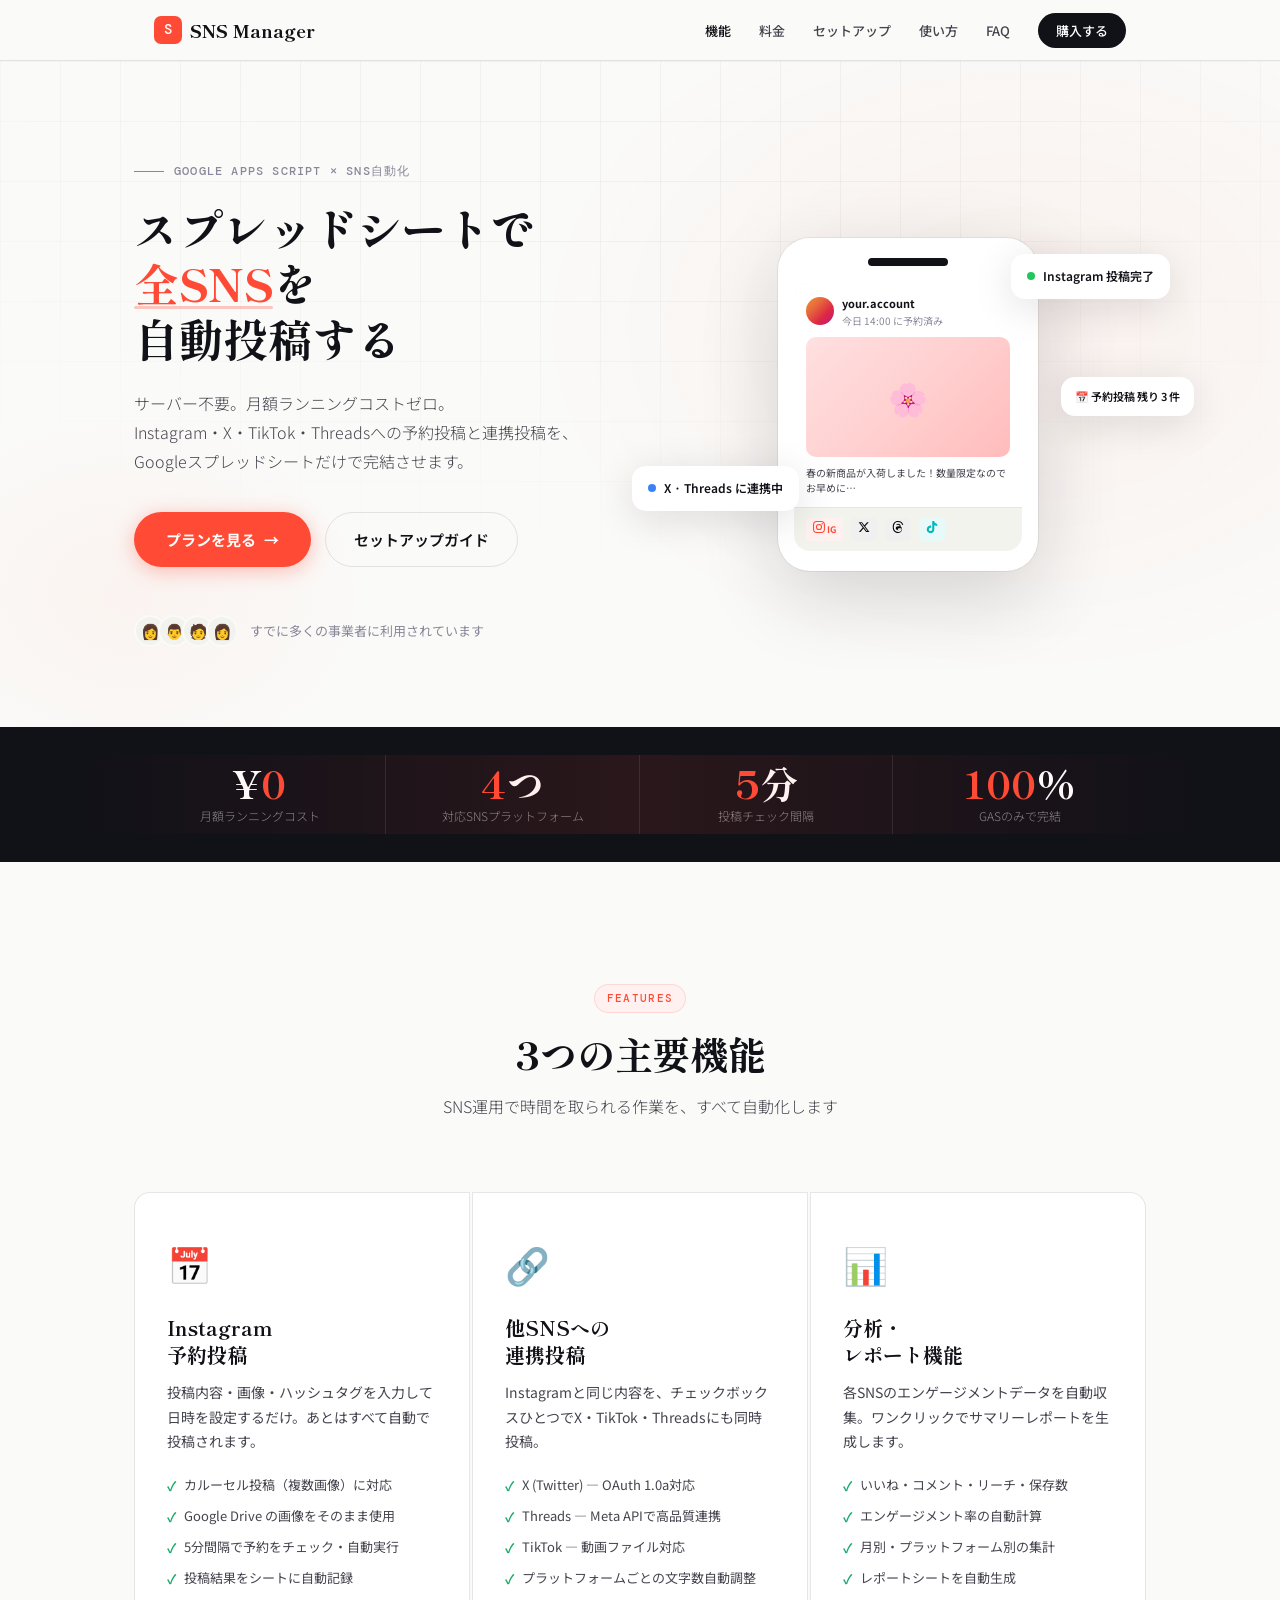
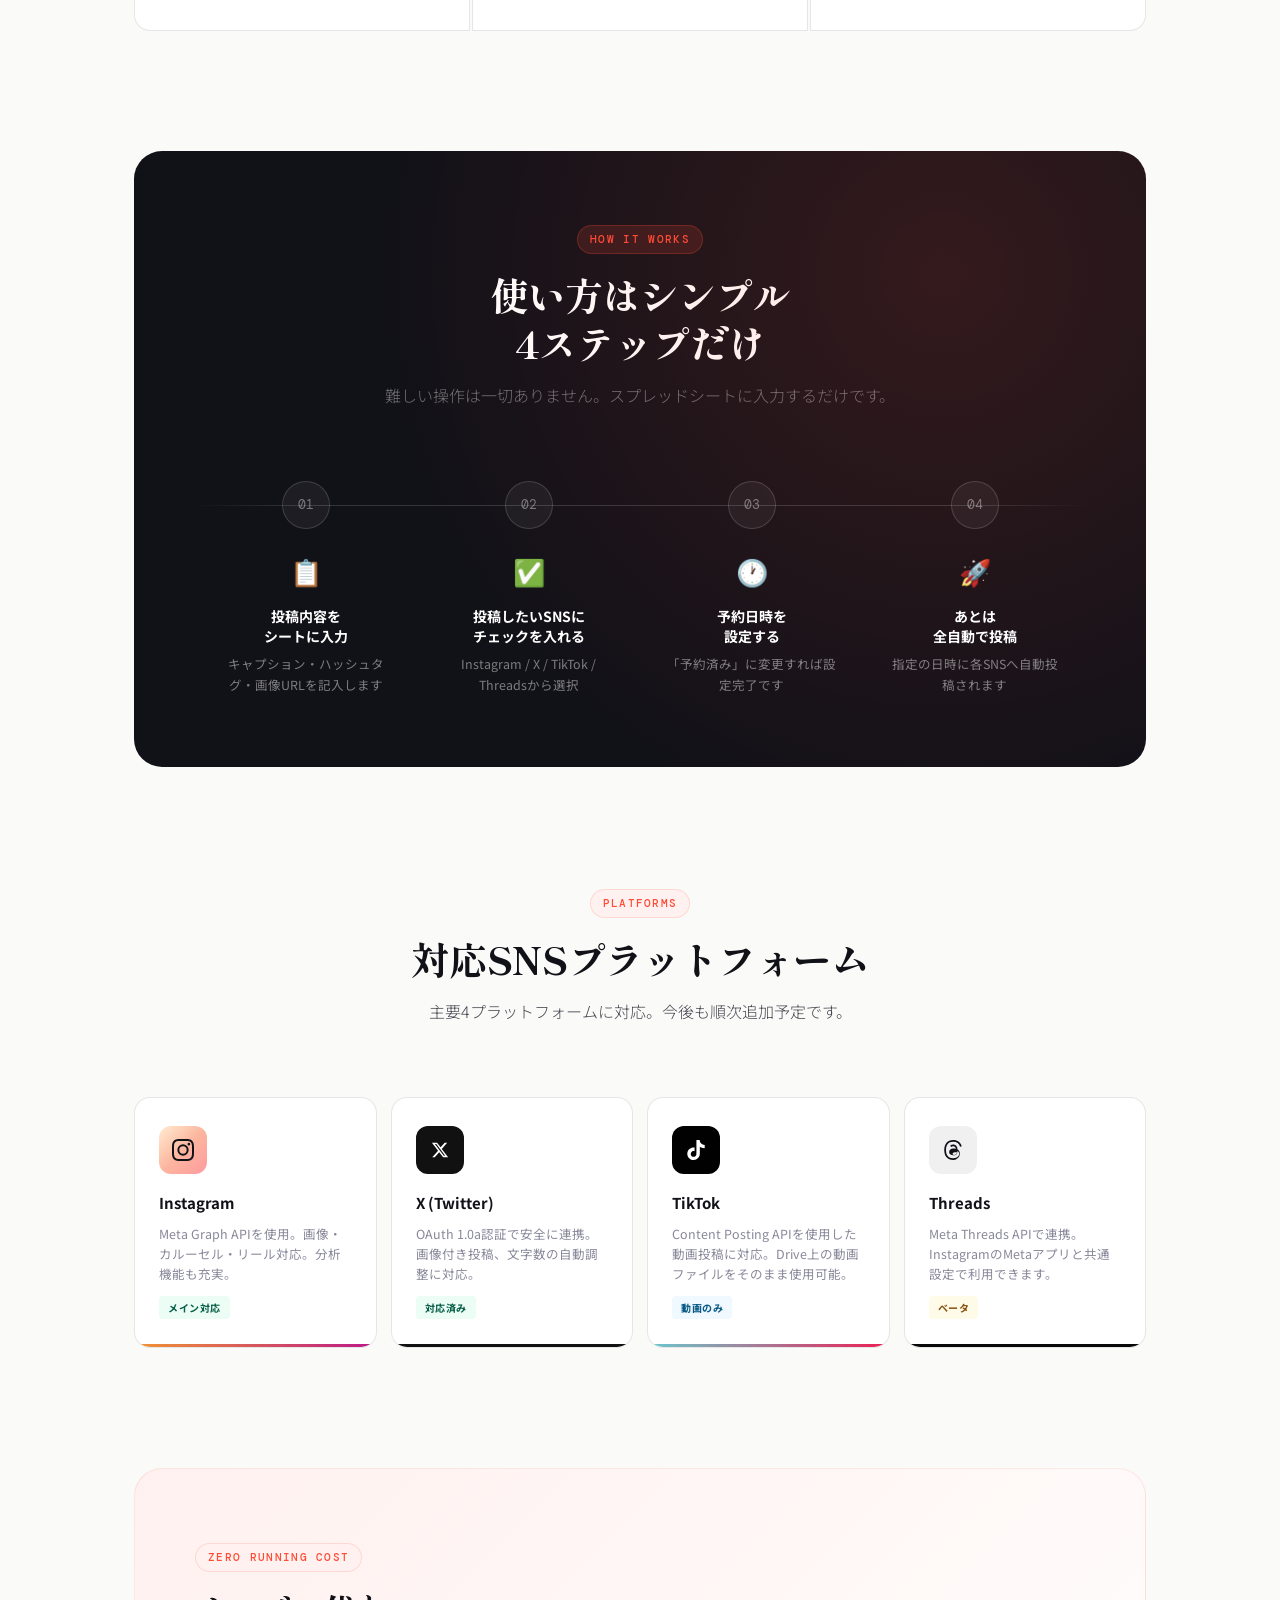
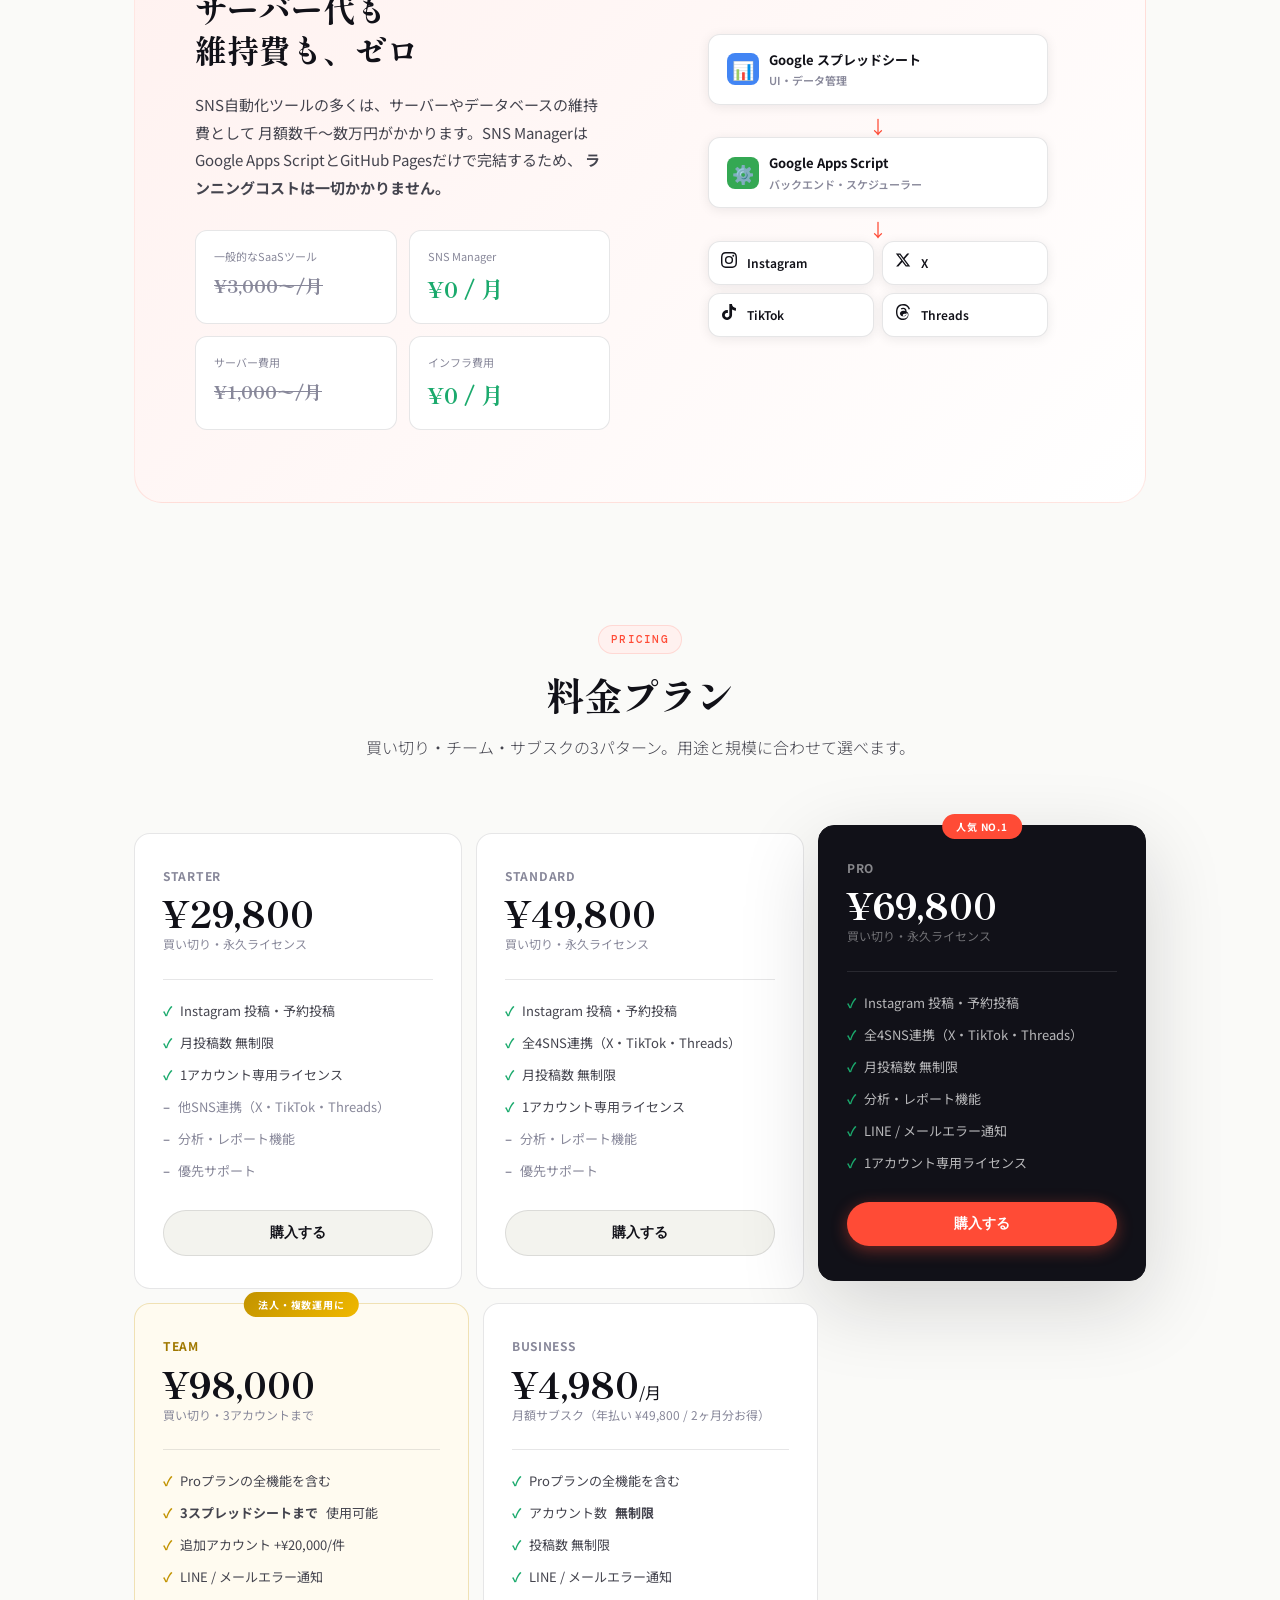
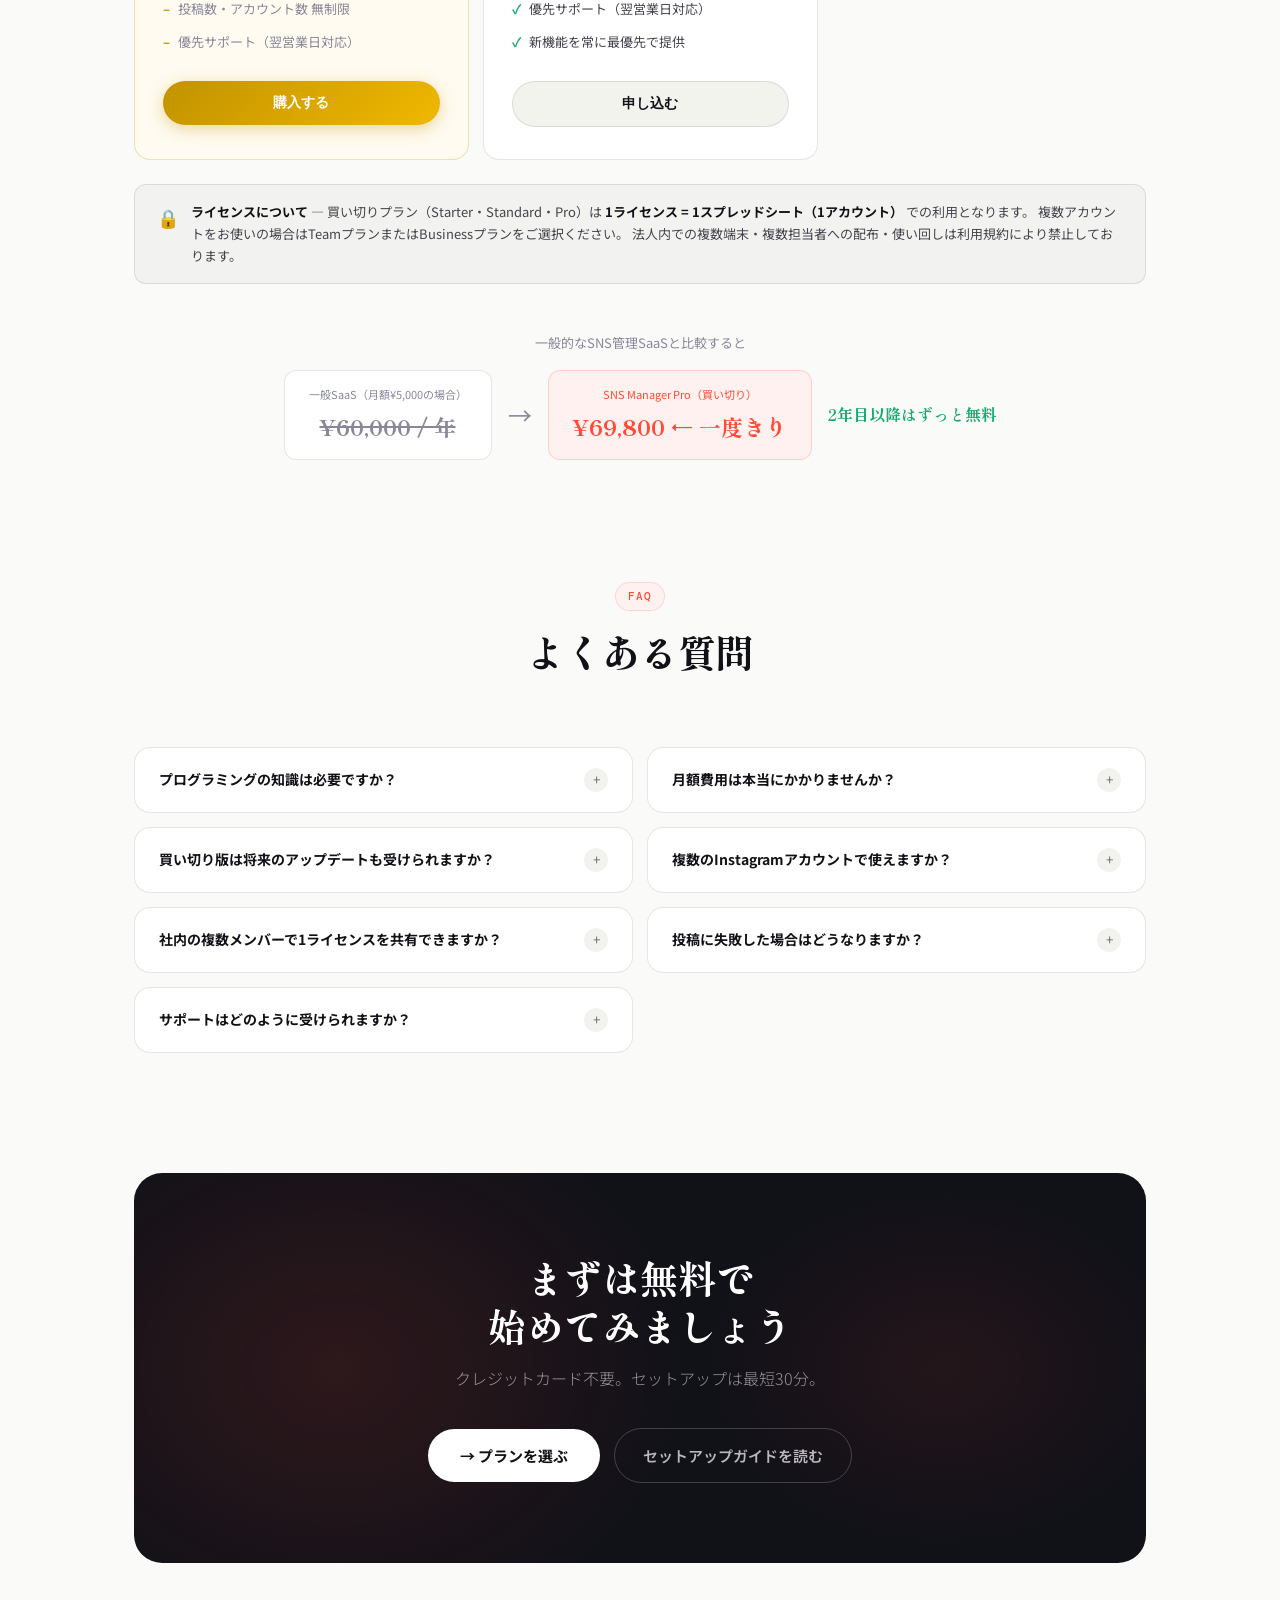
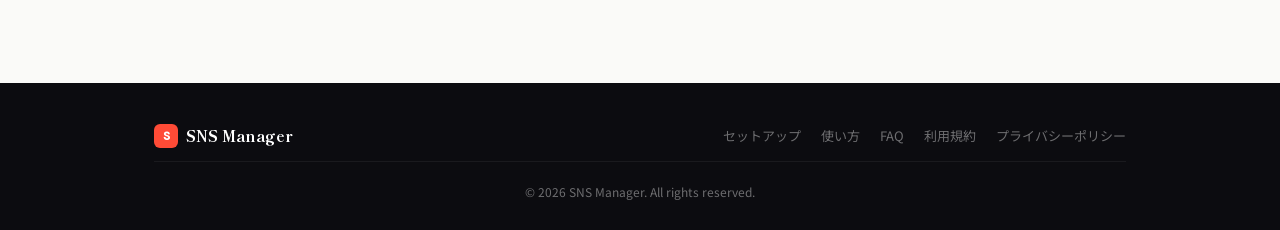
<file: index.html>
<!DOCTYPE html>
<html lang="ja">
<head>
<meta charset="UTF-8">
<meta name="viewport" content="width=device-width, initial-scale=1.0">
<title>SNS Manager — Googleスプレッドシートだけで、全SNS自動投稿</title>
<meta name="description" content="Instagram予約投稿・X・TikTok・Threads連携投稿・分析まで、Google Apps Scriptだけで完結。サーバー不要・月額ゼロのSNS自動化ツール。">
<link rel="preconnect" href="https://fonts.googleapis.com">
<link href="https://fonts.googleapis.com/css2?family=Shippori+Mincho+B1:wght@400;700;800&family=Noto+Sans+JP:wght@300;400;500;700&family=DM+Mono:wght@400;500&display=swap" rel="stylesheet">
<link rel="stylesheet" href="shared.css">

<style>
:root {
  --ig: #e1306c;
  --x: #111;
  --tt: #010101;
  --th: #090909;
  --shadow-lg: 0 24px 80px rgba(17,17,24,0.16);
}

/* ============================================================
   UTILITY
   ============================================================ */
.container { max-width: 1140px; margin: 0 auto; padding: 0 5%; }
.btn-primary {
  display: inline-flex; align-items: center; gap: 8px;
  background: var(--accent); color: #fff;
  padding: 14px 32px; border-radius: 100px;
  font-size: 15px; font-weight: 700;
  box-shadow: 0 4px 20px rgba(255,75,54,.35);
  transition: all .2s;
  cursor: pointer; border: none;
}
.btn-primary:hover {
  background: var(--accent-d);
  transform: translateY(-2px);
  box-shadow: 0 8px 28px rgba(255,75,54,.4);
}
.btn-secondary {
  display: inline-flex; align-items: center; gap: 8px;
  background: transparent; color: var(--ink);
  padding: 14px 28px; border-radius: 100px;
  font-size: 15px; font-weight: 600;
  border: 1.5px solid var(--border);
  transition: all .2s;
  cursor: pointer;
}
.btn-secondary:hover {
  border-color: var(--ink);
  transform: translateY(-1px);
}

/* ============================================================
   HERO
   ============================================================ */
.hero {
  padding: 100px 0 80px;
  position: relative; overflow: hidden;
}
.hero-bg {
  position: absolute; inset: 0;
  background:
    radial-gradient(ellipse 700px 500px at 80% 40%, rgba(255,75,54,.05) 0%, transparent 70%),
    radial-gradient(ellipse 400px 300px at 10% 80%, rgba(255,75,54,.04) 0%, transparent 60%);
  pointer-events: none;
}
/* floating grid lines */
.hero-bg::before {
  content: '';
  position: absolute; inset: 0;
  background-image:
    linear-gradient(var(--border) 1px, transparent 1px),
    linear-gradient(90deg, var(--border) 1px, transparent 1px);
  background-size: 60px 60px;
  mask-image: radial-gradient(ellipse 80% 80% at 50% 0%, black 30%, transparent 100%);
  opacity: .4;
}
.hero-inner {
  position: relative; z-index: 1;
  max-width: 1140px; margin: 0 auto; padding: 0 5%;
  display: grid; grid-template-columns: 1fr 1fr;
  gap: 60px; align-items: center;
}
.hero-text {}
.hero-eyebrow {
  font-family: var(--mono);
  font-size: 12px; font-weight: 500; letter-spacing: .1em;
  text-transform: uppercase; color: var(--ink-soft);
  margin-bottom: 20px;
  display: flex; align-items: center; gap: 10px;
}
.hero-eyebrow::before {
  content: ''; width: 30px; height: 1px;
  background: var(--ink-soft);
}
h1 {
  font-family: var(--serif);
  font-size: clamp(32px, 3.5vw, 52px);
  font-weight: 800; line-height: 1.22;
  letter-spacing: -0.01em;
  margin-bottom: 24px;
}
h1 em {
  font-style: normal; color: var(--accent);
  position: relative; display: inline-block;
}
h1 em::after {
  content: '';
  position: absolute; bottom: 2px; left: 0; right: 0;
  height: 3px; background: var(--accent);
  border-radius: 2px; opacity: .3;
}
.hero-lead {
  font-size: 16px; color: var(--ink-mid);
  line-height: 1.8; margin-bottom: 36px;
  font-weight: 300;
}
.hero-actions { display: flex; gap: 14px; flex-wrap: wrap; margin-bottom: 48px; }
.hero-social-proof {
  display: flex; align-items: center; gap: 12px;
  font-size: 13px; color: var(--ink-soft);
}
.avatar-stack {
  display: flex;
}
.avatar {
  width: 32px; height: 32px; border-radius: 50%;
  background: var(--paper2); border: 2px solid var(--paper);
  margin-left: -8px; font-size: 15px;
  display: flex; align-items: center; justify-content: center;
}
.avatar:first-child { margin-left: 0; }

/* ── hero visual ── */
.hero-visual {
  position: relative; display: flex;
  justify-content: center; align-items: center;
}
.phone-frame {
  width: 260px;
  background: #fff;
  border-radius: 32px;
  padding: 20px 16px;
  box-shadow: var(--shadow-lg), 0 0 0 1px rgba(0,0,0,.06);
  position: relative; z-index: 2;
}
.phone-notch {
  width: 80px; height: 8px;
  background: var(--ink); border-radius: 4px;
  margin: 0 auto 16px;
}
.phone-screen {
  background: var(--paper2);
  border-radius: 16px; overflow: hidden;
}
.phone-post {
  background: #fff;
  border-bottom: 1px solid var(--border);
  padding: 12px;
}
.phone-post-header {
  display: flex; align-items: center; gap: 8px; margin-bottom: 8px;
}
.phone-avatar {
  width: 28px; height: 28px; border-radius: 50%;
  background: linear-gradient(135deg, #f09433, #e6683c, #dc2743, #bc1888);
}
.phone-name { font-size: 11px; font-weight: 700; }
.phone-time { font-size: 10px; color: var(--ink-soft); }
.phone-img-placeholder {
  height: 120px;
  background: linear-gradient(135deg, #ffe0e0 0%, #ffd0d0 50%, #ffbcbc 100%);
  border-radius: 10px; margin-bottom: 8px;
  display: flex; align-items: center; justify-content: center;
  font-size: 32px;
}
.phone-caption { font-size: 10px; color: var(--ink-mid); line-height: 1.5; }
.phone-footer {
  padding: 10px 12px;
  display: flex; gap: 8px; align-items: center;
}
.phone-sns-tag {
  font-size: 9px; font-weight: 700;
  padding: 3px 7px; border-radius: 4px;
  background: var(--accent-bg); color: var(--accent);
}
.phone-sns-tag.x  { background: #f0f0f0; color: #111; }
.phone-sns-tag.th { background: #f0f0f0; color: #090909; }
.phone-sns-tag.tt { background: #e8f9f9; color: #00b8b8; }

/* floating cards */
.float-card {
  position: absolute;
  background: #fff;
  border-radius: 14px;
  padding: 12px 16px;
  box-shadow: var(--shadow-md);
  font-size: 12px; font-weight: 600;
  white-space: nowrap;
  display: flex; align-items: center; gap: 8px;
  animation: float 4s ease-in-out infinite;
  z-index: 3;
}
.float-card-1 { top: 5%; right: -5%; animation-delay: 0s; }
.float-card-2 { bottom: 18%; left: -8%; animation-delay: 1.5s; }
.float-card-3 { top: 42%; right: -10%; animation-delay: 0.8s; }
@keyframes float {
  0%, 100% { transform: translateY(0px); }
  50% { transform: translateY(-8px); }
}
.float-dot {
  width: 8px; height: 8px; border-radius: 50%;
}
.float-dot.green { background: #22c55e; }
.float-dot.blue  { background: #3b82f6; }

/* ============================================================
   STATS BAR
   ============================================================ */
.stats-bar {
  background: var(--ink); color: #fff;
  padding: 28px 0;
  overflow: hidden;
}
.stats-inner {
  max-width: 1140px; margin: 0 auto; padding: 0 5%;
  display: grid; grid-template-columns: repeat(4, 1fr);
  gap: 1px;
  position: relative;
}
.stats-inner::before {
  content: ''; position: absolute; inset: 0;
  background: linear-gradient(90deg, transparent 0%, rgba(255,75,54,.1) 50%, transparent 100%);
  pointer-events: none;
}
.stat-item {
  text-align: center; padding: 8px 0;
  border-right: 1px solid rgba(255,255,255,.1);
}
.stat-item:last-child { border-right: none; }
.stat-num {
  font-family: var(--serif);
  font-size: clamp(26px, 3vw, 40px);
  font-weight: 800; line-height: 1;
  color: #fff; margin-bottom: 4px;
}
.stat-num span { color: var(--accent); }
.stat-label { font-size: 12px; color: rgba(255,255,255,.5); font-weight: 300; }

/* ============================================================
   FEATURES
   ============================================================ */
.features { padding: 120px 0; }
.section-header { text-align: center; margin-bottom: 72px; }
.section-header h2 {
  font-family: var(--serif);
  font-size: clamp(26px, 3vw, 42px);
  font-weight: 800; line-height: 1.25;
  letter-spacing: -0.01em; margin-bottom: 16px;
}
.section-header p { font-size: 16px; color: var(--ink-mid); font-weight: 300; }

.features-grid {
  display: grid;
  grid-template-columns: repeat(3, 1fr);
  gap: 2px;
}
.feat-card {
  background: #fff;
  padding: 40px 32px;
  border: 1px solid var(--border);
  transition: all .3s;
  position: relative; overflow: hidden;
}
.feat-card:first-child { border-radius: var(--r) 0 0 var(--r); }
.feat-card:last-child  { border-radius: 0 var(--r) var(--r) 0; }
.feat-card::before {
  content: '';
  position: absolute; top: 0; left: 0; right: 0;
  height: 3px;
  background: var(--accent);
  transform: scaleX(0); transform-origin: left;
  transition: transform .3s;
}
.feat-card:hover { transform: translateY(-4px); box-shadow: var(--shadow-md); z-index: 1; }
.feat-card:hover::before { transform: scaleX(1); }
.feat-icon {
  font-size: 36px; margin-bottom: 20px;
  display: block;
}
.feat-card h3 {
  font-family: var(--serif);
  font-size: 20px; font-weight: 700;
  margin-bottom: 12px; line-height: 1.35;
}
.feat-card p { font-size: 14px; color: var(--ink-mid); line-height: 1.75; }
.feat-list {
  margin-top: 20px; list-style: none;
  display: flex; flex-direction: column; gap: 8px;
}
.feat-list li {
  font-size: 13px; color: var(--ink-mid);
  display: flex; align-items: flex-start; gap: 8px;
}
.feat-list li::before {
  content: '✓';
  color: var(--green); font-weight: 700; flex-shrink: 0;
  margin-top: 1px;
}

/* ============================================================
   HOW IT WORKS
   ============================================================ */
.how { padding: 0 0 120px; }
.how-inner {
  background: var(--ink);
  border-radius: 28px;
  padding: 72px 60px;
  position: relative; overflow: hidden;
}
.how-inner::before {
  content: '';
  position: absolute; inset: 0;
  background-image: radial-gradient(circle at 80% 20%, rgba(255,75,54,.15) 0%, transparent 60%);
  pointer-events: none;
}
.how-inner .section-header h2 { color: #fff; }
.how-inner .section-header p  { color: rgba(255,255,255,.5); }
.how-steps {
  display: grid; grid-template-columns: repeat(4, 1fr);
  gap: 0; position: relative; z-index: 1;
}
.how-steps::before {
  content: '';
  position: absolute; top: 24px; left: 0; right: 0;
  height: 1px;
  background: linear-gradient(90deg,
    transparent 0%, rgba(255,255,255,.15) 12.5%,
    rgba(255,255,255,.15) 87.5%, transparent 100%);
}
.how-step {
  padding: 0 24px; text-align: center;
  position: relative;
}
.how-step-num {
  width: 48px; height: 48px;
  border-radius: 50%;
  border: 1px solid rgba(255,255,255,.15);
  background: rgba(255,255,255,.05);
  display: flex; align-items: center; justify-content: center;
  margin: 0 auto 20px;
  font-family: var(--mono); font-size: 13px; color: rgba(255,255,255,.4);
  position: relative; z-index: 1;
  transition: all .3s;
}
.how-step:hover .how-step-num {
  background: var(--accent); border-color: var(--accent);
  color: #fff;
}
.how-step-icon {
  font-size: 26px; margin-bottom: 14px;
  display: block;
}
.how-step h4 {
  font-size: 14px; font-weight: 700; color: #fff;
  margin-bottom: 8px; line-height: 1.4;
}
.how-step p { font-size: 12.5px; color: rgba(255,255,255,.45); line-height: 1.65; }

/* ============================================================
   SNS PLATFORMS
   ============================================================ */
.platforms { padding: 0 0 120px; }
.platforms-grid {
  display: grid; grid-template-columns: repeat(4, 1fr);
  gap: 14px; margin-top: 48px;
}
.platform-card {
  border: 1.5px solid var(--border);
  border-radius: var(--r);
  padding: 28px 24px;
  background: #fff;
  transition: all .25s;
  position: relative; overflow: hidden;
}
.platform-card:hover {
  transform: translateY(-4px);
  box-shadow: var(--shadow-md);
}
.platform-card::after {
  content: '';
  position: absolute; bottom: 0; left: 0; right: 0;
  height: 3px;
}
.platform-card.ig::after { background: linear-gradient(90deg, #f09433, #bc1888); }
.platform-card.x::after  { background: #111; }
.platform-card.tt::after { background: linear-gradient(90deg, #69c9d0, #ee1d52); }
.platform-card.th::after { background: #090909; }

.platform-icon {
  width: 48px; height: 48px; border-radius: 12px;
  display: flex; align-items: center; justify-content: center;
  font-size: 24px; margin-bottom: 16px;
}
.ig .platform-icon { background: linear-gradient(135deg, #ffecd2, #fcb69f, #ff9a9e); }
.x .platform-icon  { background: #111; }
.tt .platform-icon { background: #010101; }
.th .platform-icon { background: #f0f0f0; }

.platform-card h3 {
  font-size: 15px; font-weight: 700; margin-bottom: 8px;
}
.platform-card p {
  font-size: 12.5px; color: var(--ink-soft); line-height: 1.6;
}
.platform-tag {
  display: inline-block; margin-top: 12px;
  font-size: 10px; font-weight: 700;
  letter-spacing: .06em; text-transform: uppercase;
  padding: 3px 9px; border-radius: 4px;
}
.tag-available { background: #ecfdf5; color: #065f46; }
.tag-beta      { background: #fefce8; color: #854d0e; }
.tag-video     { background: #f0f9ff; color: #075985; }

/* ============================================================
   PRICING
   ============================================================ */
.pricing { padding: 0 0 120px; background: var(--paper); }
.pricing-grid {
  display: grid;
  grid-template-columns: repeat(3, 1fr);
  gap: 14px; margin-top: 56px;
}
.pricing-grid-bottom {
  display: grid;
  grid-template-columns: repeat(2, 1fr);
  gap: 14px; margin-top: 14px;
  max-width: calc(66.666% + 9px);
  /* align Team+Business under first 2 cards */
}
.pricing-note {
  margin-top: 24px;
  background: rgba(17,17,24,.03);
  border: 1.5px solid var(--border);
  border-radius: 12px;
  padding: 16px 22px;
  display: flex; align-items: flex-start; gap: 12px;
  font-size: 13px; color: var(--ink-mid);
}
.pricing-note-icon { font-size: 18px; flex-shrink: 0; margin-top: 1px; }
.pricing-note strong { color: var(--ink); }
/* Team card gold accent */
.price-card.team {
  background: #fffbf0;
  border-color: rgba(194,147,0,.25);
}
.price-card.team:hover { box-shadow: 0 8px 40px rgba(194,147,0,.15); }
.price-card.team .price-badge {
  background: linear-gradient(135deg, #c29300, #f0b800);
}
.price-card.team .price-plan { color: #a07800; }
.price-card.team .price-features li::before { color: #c29300; }
.price-card.team .price-cta.gold {
  background: linear-gradient(135deg, #c29300, #f0b800);
  color: #fff;
  border: none;
  box-shadow: 0 4px 16px rgba(194,147,0,.35);
}
.price-card.team .price-cta.gold:hover {
  filter: brightness(1.08); transform: translateY(-1px);
}
.price-card {
  background: #fff;
  border: 1.5px solid var(--border);
  border-radius: var(--r);
  padding: 32px 28px;
  position: relative; transition: all .3s;
}
.price-card:hover {
  transform: translateY(-4px);
  box-shadow: var(--shadow-md);
}
.price-card.featured {
  background: var(--ink); border-color: var(--ink);
  transform: translateY(-8px);
  box-shadow: var(--shadow-lg);
}
.price-card.featured:hover { transform: translateY(-12px); }

.price-badge {
  position: absolute; top: -12px; left: 50%; transform: translateX(-50%);
  background: var(--accent); color: #fff;
  font-size: 10px; font-weight: 700; letter-spacing: .08em;
  text-transform: uppercase; padding: 4px 14px; border-radius: 100px;
  white-space: nowrap;
}

.price-plan {
  font-size: 12px; font-weight: 700; letter-spacing: .06em;
  text-transform: uppercase; color: var(--ink-soft);
  margin-bottom: 8px;
}
.price-card.featured .price-plan { color: rgba(255,255,255,.5); }

.price-amount {
  font-family: var(--serif);
  font-size: 36px; font-weight: 800;
  line-height: 1; color: var(--ink);
  margin-bottom: 4px;
}
.price-card.featured .price-amount { color: #fff; }
.price-amount small {
  font-size: 16px; font-weight: 400;
  font-family: var(--sans);
}
.price-type {
  font-size: 12px; color: var(--ink-soft); margin-bottom: 24px;
}
.price-card.featured .price-type { color: rgba(255,255,255,.4); }

.price-divider {
  height: 1px; background: var(--border); margin-bottom: 20px;
}
.price-card.featured .price-divider { background: rgba(255,255,255,.1); }

.price-features { list-style: none; display: flex; flex-direction: column; gap: 10px; }
.price-features li {
  font-size: 13px; color: var(--ink-mid);
  display: flex; align-items: flex-start; gap: 8px;
}
.price-card.featured .price-features li { color: rgba(255,255,255,.7); }
.price-features li::before {
  content: '✓'; color: var(--green); font-weight: 700; flex-shrink: 0;
}
.price-features li.disabled { color: var(--ink-soft) !important; }
.price-features li.disabled::before { content: '–'; color: var(--ink-soft); }

.price-cta {
  width: 100%; margin-top: 28px;
  padding: 13px; border-radius: 100px;
  font-size: 14px; font-weight: 700;
  cursor: pointer; border: none;
  transition: all .2s;
}
.price-cta.light {
  background: var(--paper2); color: var(--ink);
  border: 1.5px solid var(--border);
}
.price-cta.light:hover { background: var(--paper); border-color: var(--ink); }
.price-cta.dark {
  background: var(--accent); color: #fff;
  box-shadow: 0 4px 16px rgba(255,75,54,.4);
}
.price-cta.dark:hover { background: var(--accent-d); transform: translateY(-1px); }

/* ============================================================
   TESTIMONIAL / NO SERVER SECTION
   ============================================================ */
.noserver {
  padding: 0 0 120px;
}
.noserver-inner {
  background: linear-gradient(135deg, var(--accent-bg) 0%, #fff 100%);
  border: 1.5px solid rgba(255,75,54,.12);
  border-radius: 28px;
  padding: 72px 60px;
  display: grid; grid-template-columns: 1fr 1fr;
  gap: 60px; align-items: center;
}
.noserver-text {}
.noserver-text h2 {
  font-family: var(--serif);
  font-size: clamp(24px, 2.5vw, 36px);
  font-weight: 800; line-height: 1.3;
  margin-bottom: 20px;
}
.noserver-text p { font-size: 15px; color: var(--ink-mid); line-height: 1.85; margin-bottom: 28px; }
.cost-compare {
  display: grid; grid-template-columns: 1fr 1fr;
  gap: 12px;
}
.cost-item {
  background: #fff;
  border: 1px solid var(--border);
  border-radius: 12px; padding: 16px 18px;
}
.cost-label { font-size: 11px; color: var(--ink-soft); margin-bottom: 4px; }
.cost-val {
  font-family: var(--serif);
  font-size: 22px; font-weight: 800;
}
.cost-val.zero { color: var(--green); }
.cost-val.strike {
  color: var(--ink-soft);
  text-decoration: line-through;
  font-size: 18px;
}

.noserver-visual {
  display: flex; align-items: center; justify-content: center;
}
.arch-diagram {
  position: relative; width: 100%; max-width: 340px;
}
.arch-node {
  background: #fff;
  border: 1.5px solid var(--border);
  border-radius: 12px; padding: 14px 18px;
  display: flex; align-items: center; gap: 10px;
  box-shadow: var(--shadow-sm);
  font-size: 13px; font-weight: 600;
  margin-bottom: 10px;
  transition: all .3s;
  position: relative; z-index: 2;
}
.arch-node:hover { box-shadow: var(--shadow-md); transform: translateX(4px); }
.arch-node-icon {
  width: 32px; height: 32px; border-radius: 8px;
  display: flex; align-items: center; justify-content: center;
  font-size: 16px; flex-shrink: 0;
}
.arch-arrow {
  text-align: center; font-size: 18px; color: var(--accent);
  margin: -4px 0; position: relative; z-index: 1;
  animation: arrowPulse 1.5s ease-in-out infinite;
}
@keyframes arrowPulse {
  0%, 100% { opacity: 1; transform: translateY(0); }
  50% { opacity: .5; transform: translateY(3px); }
}

/* ============================================================
   FAQ
   ============================================================ */
.faq { padding: 0 0 120px; }
.faq-grid {
  display: grid; grid-template-columns: repeat(2, 1fr);
  gap: 14px; margin-top: 56px;
}
.faq-item {
  background: #fff; border: 1.5px solid var(--border);
  border-radius: var(--r); overflow: hidden;
  transition: border-color .2s;
}
.faq-item:hover { border-color: rgba(17,17,24,.2); }
.faq-q {
  padding: 20px 24px;
  font-size: 14px; font-weight: 700;
  cursor: pointer;
  display: flex; justify-content: space-between; align-items: center;
  gap: 12px;
  user-select: none;
}
.faq-toggle {
  width: 24px; height: 24px; border-radius: 50%;
  background: var(--paper2); flex-shrink: 0;
  display: flex; align-items: center; justify-content: center;
  font-size: 14px; font-weight: 300; color: var(--ink-mid);
  transition: all .2s;
}
.faq-item.open .faq-toggle {
  background: var(--accent); color: #fff; transform: rotate(45deg);
}
.faq-a {
  display: none; padding: 0 24px 20px;
  font-size: 13.5px; color: var(--ink-mid); line-height: 1.75;
  border-top: 1px solid var(--border);
  padding-top: 16px;
}
.faq-item.open .faq-a { display: block; }

/* ============================================================
   CTA SECTION
   ============================================================ */
.cta-section {
  padding: 0 0 120px;
}
.cta-inner {
  background: var(--ink); color: #fff;
  border-radius: 28px;
  padding: 80px 60px;
  text-align: center;
  position: relative; overflow: hidden;
}
.cta-inner::before {
  content: '';
  position: absolute; inset: 0;
  background:
    radial-gradient(ellipse 500px 400px at 20% 50%, rgba(255,75,54,.12) 0%, transparent 70%),
    radial-gradient(ellipse 400px 300px at 80% 50%, rgba(255,75,54,.08) 0%, transparent 60%);
  pointer-events: none;
}
.cta-inner h2 {
  font-family: var(--serif);
  font-size: clamp(26px, 3vw, 44px);
  font-weight: 800; line-height: 1.25;
  margin-bottom: 16px; position: relative; z-index: 1;
}
.cta-inner p {
  font-size: 16px; color: rgba(255,255,255,.55);
  margin-bottom: 36px; position: relative; z-index: 1;
  font-weight: 300;
}
.cta-actions {
  display: flex; align-items: center; justify-content: center;
  gap: 14px; flex-wrap: wrap;
  position: relative; z-index: 1;
}
.btn-white {
  display: inline-flex; align-items: center; gap: 8px;
  background: #fff; color: var(--ink);
  padding: 14px 32px; border-radius: 100px;
  font-size: 15px; font-weight: 700;
  transition: all .2s;
}
.btn-white:hover { background: var(--paper2); transform: translateY(-2px); }
.btn-outline-white {
  display: inline-flex; align-items: center; gap: 8px;
  background: transparent; color: rgba(255,255,255,.7);
  padding: 14px 28px; border-radius: 100px;
  font-size: 15px; font-weight: 600;
  border: 1.5px solid rgba(255,255,255,.2);
  transition: all .2s;
}
.btn-outline-white:hover { border-color: rgba(255,255,255,.5); color: #fff; }


/* ============================================================
   RESPONSIVE
   ============================================================ */
@media (max-width: 900px) {
  .hero-inner { grid-template-columns: 1fr; }
  .hero-visual { display: none; }
  .features-grid { grid-template-columns: 1fr; }
  .feat-card:first-child { border-radius: var(--r) var(--r) 0 0; }
  .feat-card:last-child  { border-radius: 0 0 var(--r) var(--r); }
  .how-inner { padding: 48px 28px; }
  .how-steps { grid-template-columns: repeat(2, 1fr); gap: 32px; }
  .how-steps::before { display: none; }
  .platforms-grid { grid-template-columns: repeat(2, 1fr); }
  .pricing-grid { grid-template-columns: repeat(2, 1fr); }
  .pricing-grid-bottom { grid-template-columns: repeat(2, 1fr); max-width: 100%; }
  .price-card.featured { transform: none; }
  .noserver-inner { grid-template-columns: 1fr; padding: 48px 28px; }
  .noserver-visual { display: none; }
  .faq-grid { grid-template-columns: 1fr; }
  .cta-inner { padding: 56px 28px; }
  .stats-inner { grid-template-columns: repeat(2, 1fr); }
}
@media (max-width: 768px) {
}
@media (max-width: 540px) {
  .pricing-grid { grid-template-columns: 1fr; }
  .pricing-grid-bottom { grid-template-columns: 1fr; max-width: 100%; }
  .platforms-grid { grid-template-columns: 1fr 1fr; }
  .how-steps { grid-template-columns: 1fr; }
}
</style>
</head>
<body>

<div id="progress"></div>

<div id="site-header"></div>

<!-- ============================================================
     HERO
     ============================================================ -->
<section class="hero">
  <div class="hero-bg"></div>
  <div class="hero-inner">
    <div class="hero-text">
      <div class="hero-eyebrow">Google Apps Script × SNS自動化</div>
      <h1>スプレッドシートで<br><em>全SNS</em>を<br>自動投稿する</h1>
      <p class="hero-lead">
        サーバー不要。月額ランニングコストゼロ。<br>
        Instagram・X・TikTok・Threadsへの予約投稿と連携投稿を、
        Googleスプレッドシートだけで完結させます。
      </p>
      <div class="hero-actions">
        <a href="#pricing" class="btn-primary">
          <span>プランを見る</span>
          <span>→</span>
        </a>
        <a href="setup-guide.html" class="btn-secondary">
          <span>セットアップガイド</span>
        </a>
      </div>
      <div class="hero-social-proof">
        <div class="avatar-stack">
          <div class="avatar">👩</div>
          <div class="avatar">👨</div>
          <div class="avatar">🧑</div>
          <div class="avatar">👩</div>
        </div>
        <span>すでに多くの事業者に利用されています</span>
      </div>
    </div>

    <div class="hero-visual">
      <!-- floating status cards -->
      <div class="float-card float-card-1">
        <div class="float-dot green"></div>
        Instagram 投稿完了
      </div>
      <div class="float-card float-card-2">
        <div class="float-dot blue"></div>
        X · Threads に連携中
      </div>
      <div class="float-card float-card-3" style="font-size:11px; padding: 10px 14px;">
        📅 予約投稿 残り 3 件
      </div>

      <!-- phone mockup -->
      <div class="phone-frame">
        <div class="phone-notch"></div>
        <div class="phone-screen">
          <div class="phone-post">
            <div class="phone-post-header">
              <div class="phone-avatar"></div>
              <div>
                <div class="phone-name">your.account</div>
                <div class="phone-time">今日 14:00 に予約済み</div>
              </div>
            </div>
            <div class="phone-img-placeholder">🌸</div>
            <div class="phone-caption">
              春の新商品が入荷しました！数量限定なのでお早めに…
            </div>
          </div>
          <div class="phone-footer">
            <div class="phone-sns-tag"><svg viewBox="0 0 24 24" fill="currentColor" width="12" height="12"><path d="M12 2.163c3.204 0 3.584.012 4.85.07 3.252.148 4.771 1.691 4.919 4.919.058 1.265.069 1.645.069 4.849 0 3.205-.012 3.584-.069 4.849-.149 3.225-1.664 4.771-4.919 4.919-1.266.058-1.644.07-4.85.07-3.204 0-3.584-.012-4.849-.07-3.26-.149-4.771-1.699-4.919-4.92-.058-1.265-.07-1.644-.07-4.849 0-3.204.013-3.583.07-4.849.149-3.227 1.664-4.771 4.919-4.919 1.266-.057 1.645-.069 4.849-.069zM12 0C8.741 0 8.333.014 7.053.072 2.695.272.273 2.69.073 7.052.014 8.333 0 8.741 0 12c0 3.259.014 3.668.072 4.948.2 4.358 2.618 6.78 6.98 6.98C8.333 23.986 8.741 24 12 24c3.259 0 3.668-.014 4.948-.072 4.354-.2 6.782-2.618 6.979-6.98.059-1.28.073-1.689.073-4.948 0-3.259-.014-3.667-.072-4.947-.196-4.354-2.617-6.78-6.979-6.98C15.668.014 15.259 0 12 0zm0 5.838a6.162 6.162 0 100 12.324 6.162 6.162 0 000-12.324zM12 16a4 4 0 110-8 4 4 0 010 8zm6.406-11.845a1.44 1.44 0 100 2.881 1.44 1.44 0 000-2.881z"/></svg> IG</div>
            <div class="phone-sns-tag x"><svg viewBox="0 0 24 24" fill="currentColor" width="12" height="12"><path d="M18.244 2.25h3.308l-7.227 8.26 8.502 11.24H16.17l-5.214-6.817L4.99 21.75H1.68l7.73-8.835L1.254 2.25H8.08l4.713 6.231zm-1.161 17.52h1.833L7.084 4.126H5.117z"/></svg></div>
            <div class="phone-sns-tag th"><svg viewBox="0 0 24 24" fill="currentColor" width="12" height="12"><path d="M12.186 24h-.007c-3.581-.024-6.334-1.205-8.184-3.509C2.35 18.44 1.5 15.586 1.472 12.01v-.017c.03-3.579.879-6.43 2.525-8.482C5.845 1.205 8.6.024 12.18 0h.014c2.746.02 5.043.725 6.826 2.098 1.677 1.29 2.858 3.13 3.509 5.467l-2.04.569c-1.104-3.96-3.898-5.984-8.304-6.015-2.91.022-5.11.936-6.54 2.717C4.307 6.504 3.616 8.914 3.589 12c.027 3.086.718 5.496 2.057 7.164 1.43 1.783 3.631 2.698 6.54 2.717 2.623-.02 4.358-.631 5.8-2.045 1.647-1.613 1.618-3.593 1.09-4.798-.31-.71-.873-1.3-1.634-1.75-.192 1.352-.622 2.446-1.284 3.272-.886 1.102-2.14 1.704-3.73 1.79-1.202.065-2.361-.218-3.259-.801-1.063-.689-1.685-1.74-1.752-2.96-.065-1.17.408-2.254 1.332-3.052.85-.734 2.032-1.166 3.42-1.248 1.177-.07 2.262.058 3.233.38-.07-.846-.319-1.53-.744-2.033-.538-.636-1.397-.975-2.484-1.015h-.028c-.89.022-1.638.283-2.225.774l-1.378-1.55c.937-.833 2.13-1.29 3.548-1.347h.063c1.696.053 3.01.611 3.907 1.66.782.916 1.206 2.126 1.262 3.597l.009.321c.758.458 1.39 1.053 1.876 1.767.69 1.016 1.035 2.24 1.006 3.564-.04 1.818-.744 3.512-2.034 4.898-1.725 1.852-4.154 2.834-7.226 2.92zm-.635-7.763c-.04.697.263 1.217.88 1.578.552.322 1.2.437 1.837.405.88-.048 1.565-.378 2.037-1.015.414-.56.69-1.272.83-2.127-.836-.261-1.758-.378-2.737-.347-.927.03-1.667.26-2.153.665-.396.33-.673.808-.694 1.341z"/></svg></div>
            <div class="phone-sns-tag tt"><svg viewBox="0 0 24 24" fill="currentColor" width="12" height="12"><path d="M12.525.02c1.31-.02 2.61-.01 3.91-.02.08 1.53.63 3.09 1.75 4.17 1.12 1.11 2.7 1.62 4.24 1.79v4.03c-1.44-.05-2.89-.35-4.2-.97-.57-.26-1.1-.59-1.62-.93-.01 2.92.01 5.84-.02 8.75-.08 1.4-.54 2.79-1.35 3.94-1.31 1.92-3.58 3.17-5.91 3.21-1.43.08-2.86-.31-4.08-1.03-2.02-1.19-3.44-3.37-3.65-5.71-.02-.5-.03-1-.01-1.49.18-1.9 1.12-3.72 2.58-4.96 1.66-1.44 3.98-2.13 6.15-1.72.02 1.48-.04 2.96-.04 4.44-.99-.32-2.15-.23-3.02.37-.63.41-1.11 1.04-1.36 1.75-.21.51-.15 1.07-.14 1.61.24 1.64 1.82 3.02 3.5 2.87 1.12-.01 2.19-.66 2.77-1.61.19-.33.4-.67.41-1.06.1-1.79.06-3.57.07-5.36.01-4.03-.01-8.05.02-12.07z"/></svg></div>
          </div>
        </div>
      </div>
    </div>
  </div>
</section>

<!-- ============================================================
     STATS
     ============================================================ -->
<div class="stats-bar">
  <div class="stats-inner">
    <div class="stat-item">
      <div class="stat-num">¥<span class="counter" data-target="0">0</span></div>
      <div class="stat-label">月額ランニングコスト</div>
    </div>
    <div class="stat-item">
      <div class="stat-num"><span class="counter" data-target="4">0</span>つ</div>
      <div class="stat-label">対応SNSプラットフォーム</div>
    </div>
    <div class="stat-item">
      <div class="stat-num"><span class="counter" data-target="5">0</span>分</div>
      <div class="stat-label">投稿チェック間隔</div>
    </div>
    <div class="stat-item">
      <div class="stat-num"><span class="counter" data-target="100">0</span>%</div>
      <div class="stat-label">GASのみで完結</div>
    </div>
  </div>
</div>

<!-- ============================================================
     FEATURES
     ============================================================ -->
<section class="features" id="features">
  <div class="container">
    <div class="section-header reveal">
      <div class="label">Features</div>
      <h2>3つの主要機能</h2>
      <p>SNS運用で時間を取られる作業を、すべて自動化します</p>
    </div>
    <div class="features-grid">
      <div class="feat-card reveal">
        <span class="feat-icon">📅</span>
        <h3>Instagram<br>予約投稿</h3>
        <p>投稿内容・画像・ハッシュタグを入力して日時を設定するだけ。あとはすべて自動で投稿されます。</p>
        <ul class="feat-list">
          <li>カルーセル投稿（複数画像）に対応</li>
          <li>Google Drive の画像をそのまま使用</li>
          <li>5分間隔で予約をチェック・自動実行</li>
          <li>投稿結果をシートに自動記録</li>
        </ul>
      </div>
      <div class="feat-card reveal">
        <span class="feat-icon">🔗</span>
        <h3>他SNSへの<br>連携投稿</h3>
        <p>Instagramと同じ内容を、チェックボックスひとつでX・TikTok・Threadsにも同時投稿。</p>
        <ul class="feat-list">
          <li>X (Twitter) — OAuth 1.0a対応</li>
          <li>Threads — Meta APIで高品質連携</li>
          <li>TikTok — 動画ファイル対応</li>
          <li>プラットフォームごとの文字数自動調整</li>
        </ul>
      </div>
      <div class="feat-card reveal">
        <span class="feat-icon">📊</span>
        <h3>分析・<br>レポート機能</h3>
        <p>各SNSのエンゲージメントデータを自動収集。ワンクリックでサマリーレポートを生成します。</p>
        <ul class="feat-list">
          <li>いいね・コメント・リーチ・保存数</li>
          <li>エンゲージメント率の自動計算</li>
          <li>月別・プラットフォーム別の集計</li>
          <li>レポートシートを自動生成</li>
        </ul>
      </div>
    </div>
  </div>
</section>

<!-- ============================================================
     HOW IT WORKS
     ============================================================ -->
<section class="how">
  <div class="container">
    <div class="how-inner reveal">
      <div class="section-header">
        <div class="label" style="background:rgba(255,75,54,.15); border-color:rgba(255,75,54,.25);">How it works</div>
        <h2>使い方はシンプル<br>4ステップだけ</h2>
        <p style="color:rgba(255,255,255,.4);">難しい操作は一切ありません。スプレッドシートに入力するだけです。</p>
      </div>
      <div class="how-steps">
        <div class="how-step">
          <div class="how-step-num">01</div>
          <span class="how-step-icon">📋</span>
          <h4>投稿内容を<br>シートに入力</h4>
          <p>キャプション・ハッシュタグ・画像URLを記入します</p>
        </div>
        <div class="how-step">
          <div class="how-step-num">02</div>
          <span class="how-step-icon">✅</span>
          <h4>投稿したいSNSに<br>チェックを入れる</h4>
          <p>Instagram / X / TikTok / Threadsから選択</p>
        </div>
        <div class="how-step">
          <div class="how-step-num">03</div>
          <span class="how-step-icon">🕐</span>
          <h4>予約日時を<br>設定する</h4>
          <p>「予約済み」に変更すれば設定完了です</p>
        </div>
        <div class="how-step">
          <div class="how-step-num">04</div>
          <span class="how-step-icon">🚀</span>
          <h4>あとは<br>全自動で投稿</h4>
          <p>指定の日時に各SNSへ自動投稿されます</p>
        </div>
      </div>
    </div>
  </div>
</section>

<!-- ============================================================
     PLATFORMS
     ============================================================ -->
<section class="platforms" id="platforms">
  <div class="container">
    <div class="section-header reveal">
      <div class="label">Platforms</div>
      <h2>対応SNSプラットフォーム</h2>
      <p>主要4プラットフォームに対応。今後も順次追加予定です。</p>
    </div>
    <div class="platforms-grid">
      <div class="platform-card ig reveal">
        <div class="platform-icon"><svg viewBox="0 0 24 24" fill="currentColor" width="22" height="22"><path d="M12 2.163c3.204 0 3.584.012 4.85.07 3.252.148 4.771 1.691 4.919 4.919.058 1.265.069 1.645.069 4.849 0 3.205-.012 3.584-.069 4.849-.149 3.225-1.664 4.771-4.919 4.919-1.266.058-1.644.07-4.85.07-3.204 0-3.584-.012-4.849-.07-3.26-.149-4.771-1.699-4.919-4.92-.058-1.265-.07-1.644-.07-4.849 0-3.204.013-3.583.07-4.849.149-3.227 1.664-4.771 4.919-4.919 1.266-.057 1.645-.069 4.849-.069zM12 0C8.741 0 8.333.014 7.053.072 2.695.272.273 2.69.073 7.052.014 8.333 0 8.741 0 12c0 3.259.014 3.668.072 4.948.2 4.358 2.618 6.78 6.98 6.98C8.333 23.986 8.741 24 12 24c3.259 0 3.668-.014 4.948-.072 4.354-.2 6.782-2.618 6.979-6.98.059-1.28.073-1.689.073-4.948 0-3.259-.014-3.667-.072-4.947-.196-4.354-2.617-6.78-6.979-6.98C15.668.014 15.259 0 12 0zm0 5.838a6.162 6.162 0 100 12.324 6.162 6.162 0 000-12.324zM12 16a4 4 0 110-8 4 4 0 010 8zm6.406-11.845a1.44 1.44 0 100 2.881 1.44 1.44 0 000-2.881z"/></svg></div>
        <h3>Instagram</h3>
        <p>Meta Graph APIを使用。画像・カルーセル・リール対応。分析機能も充実。</p>
        <span class="platform-tag tag-available">メイン対応</span>
      </div>
      <div class="platform-card x reveal">
        <div class="platform-icon"><svg viewBox="0 0 24 24" fill="#fff" width="18" height="18"><path d="M18.244 2.25h3.308l-7.227 8.26 8.502 11.24H16.17l-5.214-6.817L4.99 21.75H1.68l7.73-8.835L1.254 2.25H8.08l4.713 6.231zm-1.161 17.52h1.833L7.084 4.126H5.117z"/></svg></div>
        <h3>X (Twitter)</h3>
        <p>OAuth 1.0a認証で安全に連携。画像付き投稿、文字数の自動調整に対応。</p>
        <span class="platform-tag tag-available">対応済み</span>
      </div>
      <div class="platform-card tt reveal">
        <div class="platform-icon"><svg viewBox="0 0 24 24" fill="#fff" width="20" height="20"><path d="M12.525.02c1.31-.02 2.61-.01 3.91-.02.08 1.53.63 3.09 1.75 4.17 1.12 1.11 2.7 1.62 4.24 1.79v4.03c-1.44-.05-2.89-.35-4.2-.97-.57-.26-1.1-.59-1.62-.93-.01 2.92.01 5.84-.02 8.75-.08 1.4-.54 2.79-1.35 3.94-1.31 1.92-3.58 3.17-5.91 3.21-1.43.08-2.86-.31-4.08-1.03-2.02-1.19-3.44-3.37-3.65-5.71-.02-.5-.03-1-.01-1.49.18-1.9 1.12-3.72 2.58-4.96 1.66-1.44 3.98-2.13 6.15-1.72.02 1.48-.04 2.96-.04 4.44-.99-.32-2.15-.23-3.02.37-.63.41-1.11 1.04-1.36 1.75-.21.51-.15 1.07-.14 1.61.24 1.64 1.82 3.02 3.5 2.87 1.12-.01 2.19-.66 2.77-1.61.19-.33.4-.67.41-1.06.1-1.79.06-3.57.07-5.36.01-4.03-.01-8.05.02-12.07z"/></svg></div>
        <h3>TikTok</h3>
        <p>Content Posting APIを使用した動画投稿に対応。Drive上の動画ファイルをそのまま使用可能。</p>
        <span class="platform-tag tag-video">動画のみ</span>
      </div>
      <div class="platform-card th reveal">
        <div class="platform-icon"><svg viewBox="0 0 24 24" fill="currentColor" width="20" height="20"><path d="M12.186 24h-.007c-3.581-.024-6.334-1.205-8.184-3.509C2.35 18.44 1.5 15.586 1.472 12.01v-.017c.03-3.579.879-6.43 2.525-8.482C5.845 1.205 8.6.024 12.18 0h.014c2.746.02 5.043.725 6.826 2.098 1.677 1.29 2.858 3.13 3.509 5.467l-2.04.569c-1.104-3.96-3.898-5.984-8.304-6.015-2.91.022-5.11.936-6.54 2.717C4.307 6.504 3.616 8.914 3.589 12c.027 3.086.718 5.496 2.057 7.164 1.43 1.783 3.631 2.698 6.54 2.717 2.623-.02 4.358-.631 5.8-2.045 1.647-1.613 1.618-3.593 1.09-4.798-.31-.71-.873-1.3-1.634-1.75-.192 1.352-.622 2.446-1.284 3.272-.886 1.102-2.14 1.704-3.73 1.79-1.202.065-2.361-.218-3.259-.801-1.063-.689-1.685-1.74-1.752-2.96-.065-1.17.408-2.254 1.332-3.052.85-.734 2.032-1.166 3.42-1.248 1.177-.07 2.262.058 3.233.38-.07-.846-.319-1.53-.744-2.033-.538-.636-1.397-.975-2.484-1.015h-.028c-.89.022-1.638.283-2.225.774l-1.378-1.55c.937-.833 2.13-1.29 3.548-1.347h.063c1.696.053 3.01.611 3.907 1.66.782.916 1.206 2.126 1.262 3.597l.009.321c.758.458 1.39 1.053 1.876 1.767.69 1.016 1.035 2.24 1.006 3.564-.04 1.818-.744 3.512-2.034 4.898-1.725 1.852-4.154 2.834-7.226 2.92zm-.635-7.763c-.04.697.263 1.217.88 1.578.552.322 1.2.437 1.837.405.88-.048 1.565-.378 2.037-1.015.414-.56.69-1.272.83-2.127-.836-.261-1.758-.378-2.737-.347-.927.03-1.667.26-2.153.665-.396.33-.673.808-.694 1.341z"/></svg></div>
        <h3>Threads</h3>
        <p>Meta Threads APIで連携。InstagramのMetaアプリと共通設定で利用できます。</p>
        <span class="platform-tag tag-beta">ベータ</span>
      </div>
    </div>
  </div>
</section>

<!-- ============================================================
     NO SERVER
     ============================================================ -->
<section class="noserver">
  <div class="container">
    <div class="noserver-inner reveal">
      <div class="noserver-text">
        <div class="label">Zero Running Cost</div>
        <h2>サーバー代も<br>維持費も、ゼロ</h2>
        <p>
          SNS自動化ツールの多くは、サーバーやデータベースの維持費として
          月額数千〜数万円がかかります。SNS Managerは
          Google Apps ScriptとGitHub Pagesだけで完結するため、
          <strong>ランニングコストは一切かかりません。</strong>
        </p>
        <div class="cost-compare">
          <div class="cost-item">
            <div class="cost-label">一般的なSaaSツール</div>
            <div class="cost-val strike">¥3,000〜/月</div>
          </div>
          <div class="cost-item">
            <div class="cost-label">SNS Manager</div>
            <div class="cost-val zero">¥0 / 月</div>
          </div>
          <div class="cost-item">
            <div class="cost-label">サーバー費用</div>
            <div class="cost-val strike">¥1,000〜/月</div>
          </div>
          <div class="cost-item">
            <div class="cost-label">インフラ費用</div>
            <div class="cost-val zero">¥0 / 月</div>
          </div>
        </div>
      </div>
      <div class="noserver-visual">
        <div class="arch-diagram">
          <div class="arch-node">
            <div class="arch-node-icon" style="background:#4285f4; color:#fff; font-size:18px;">📊</div>
            <div>
              <div style="font-size:13px; font-weight:700;">Google スプレッドシート</div>
              <div style="font-size:11px; color:var(--ink-soft);">UI・データ管理</div>
            </div>
          </div>
          <div class="arch-arrow">↓</div>
          <div class="arch-node">
            <div class="arch-node-icon" style="background:#34a853; color:#fff; font-size:18px;">⚙️</div>
            <div>
              <div style="font-size:13px; font-weight:700;">Google Apps Script</div>
              <div style="font-size:11px; color:var(--ink-soft);">バックエンド・スケジューラー</div>
            </div>
          </div>
          <div class="arch-arrow">↓</div>
          <div style="display:grid; grid-template-columns:1fr 1fr; gap:8px;">
            <div class="arch-node" style="margin-bottom:0; padding:10px 12px;">
              <span><svg viewBox="0 0 24 24" fill="currentColor" width="16" height="16"><path d="M12 2.163c3.204 0 3.584.012 4.85.07 3.252.148 4.771 1.691 4.919 4.919.058 1.265.069 1.645.069 4.849 0 3.205-.012 3.584-.069 4.849-.149 3.225-1.664 4.771-4.919 4.919-1.266.058-1.644.07-4.85.07-3.204 0-3.584-.012-4.849-.07-3.26-.149-4.771-1.699-4.919-4.92-.058-1.265-.07-1.644-.07-4.849 0-3.204.013-3.583.07-4.849.149-3.227 1.664-4.771 4.919-4.919 1.266-.057 1.645-.069 4.849-.069zM12 0C8.741 0 8.333.014 7.053.072 2.695.272.273 2.69.073 7.052.014 8.333 0 8.741 0 12c0 3.259.014 3.668.072 4.948.2 4.358 2.618 6.78 6.98 6.98C8.333 23.986 8.741 24 12 24c3.259 0 3.668-.014 4.948-.072 4.354-.2 6.782-2.618 6.979-6.98.059-1.28.073-1.689.073-4.948 0-3.259-.014-3.667-.072-4.947-.196-4.354-2.617-6.78-6.979-6.98C15.668.014 15.259 0 12 0zm0 5.838a6.162 6.162 0 100 12.324 6.162 6.162 0 000-12.324zM12 16a4 4 0 110-8 4 4 0 010 8zm6.406-11.845a1.44 1.44 0 100 2.881 1.44 1.44 0 000-2.881z"/></svg></span>
              <span style="font-size:12px;">Instagram</span>
            </div>
            <div class="arch-node" style="margin-bottom:0; padding:10px 12px;">
              <span><svg viewBox="0 0 24 24" fill="currentColor" width="16" height="16"><path d="M18.244 2.25h3.308l-7.227 8.26 8.502 11.24H16.17l-5.214-6.817L4.99 21.75H1.68l7.73-8.835L1.254 2.25H8.08l4.713 6.231zm-1.161 17.52h1.833L7.084 4.126H5.117z"/></svg></span>
              <span style="font-size:12px;">X</span>
            </div>
            <div class="arch-node" style="margin-bottom:0; padding:10px 12px;">
              <span><svg viewBox="0 0 24 24" fill="currentColor" width="16" height="16"><path d="M12.525.02c1.31-.02 2.61-.01 3.91-.02.08 1.53.63 3.09 1.75 4.17 1.12 1.11 2.7 1.62 4.24 1.79v4.03c-1.44-.05-2.89-.35-4.2-.97-.57-.26-1.1-.59-1.62-.93-.01 2.92.01 5.84-.02 8.75-.08 1.4-.54 2.79-1.35 3.94-1.31 1.92-3.58 3.17-5.91 3.21-1.43.08-2.86-.31-4.08-1.03-2.02-1.19-3.44-3.37-3.65-5.71-.02-.5-.03-1-.01-1.49.18-1.9 1.12-3.72 2.58-4.96 1.66-1.44 3.98-2.13 6.15-1.72.02 1.48-.04 2.96-.04 4.44-.99-.32-2.15-.23-3.02.37-.63.41-1.11 1.04-1.36 1.75-.21.51-.15 1.07-.14 1.61.24 1.64 1.82 3.02 3.5 2.87 1.12-.01 2.19-.66 2.77-1.61.19-.33.4-.67.41-1.06.1-1.79.06-3.57.07-5.36.01-4.03-.01-8.05.02-12.07z"/></svg></span>
              <span style="font-size:12px;">TikTok</span>
            </div>
            <div class="arch-node" style="margin-bottom:0; padding:10px 12px;">
              <span><svg viewBox="0 0 24 24" fill="currentColor" width="16" height="16"><path d="M12.186 24h-.007c-3.581-.024-6.334-1.205-8.184-3.509C2.35 18.44 1.5 15.586 1.472 12.01v-.017c.03-3.579.879-6.43 2.525-8.482C5.845 1.205 8.6.024 12.18 0h.014c2.746.02 5.043.725 6.826 2.098 1.677 1.29 2.858 3.13 3.509 5.467l-2.04.569c-1.104-3.96-3.898-5.984-8.304-6.015-2.91.022-5.11.936-6.54 2.717C4.307 6.504 3.616 8.914 3.589 12c.027 3.086.718 5.496 2.057 7.164 1.43 1.783 3.631 2.698 6.54 2.717 2.623-.02 4.358-.631 5.8-2.045 1.647-1.613 1.618-3.593 1.09-4.798-.31-.71-.873-1.3-1.634-1.75-.192 1.352-.622 2.446-1.284 3.272-.886 1.102-2.14 1.704-3.73 1.79-1.202.065-2.361-.218-3.259-.801-1.063-.689-1.685-1.74-1.752-2.96-.065-1.17.408-2.254 1.332-3.052.85-.734 2.032-1.166 3.42-1.248 1.177-.07 2.262.058 3.233.38-.07-.846-.319-1.53-.744-2.033-.538-.636-1.397-.975-2.484-1.015h-.028c-.89.022-1.638.283-2.225.774l-1.378-1.55c.937-.833 2.13-1.29 3.548-1.347h.063c1.696.053 3.01.611 3.907 1.66.782.916 1.206 2.126 1.262 3.597l.009.321c.758.458 1.39 1.053 1.876 1.767.69 1.016 1.035 2.24 1.006 3.564-.04 1.818-.744 3.512-2.034 4.898-1.725 1.852-4.154 2.834-7.226 2.92zm-.635-7.763c-.04.697.263 1.217.88 1.578.552.322 1.2.437 1.837.405.88-.048 1.565-.378 2.037-1.015.414-.56.69-1.272.83-2.127-.836-.261-1.758-.378-2.737-.347-.927.03-1.667.26-2.153.665-.396.33-.673.808-.694 1.341z"/></svg></span>
              <span style="font-size:12px;">Threads</span>
            </div>
          </div>
        </div>
      </div>
    </div>
  </div>
</section>

<!-- ============================================================
     PRICING
     ============================================================ -->
<section class="pricing" id="pricing">
  <div class="container">
    <div class="section-header reveal">
      <div class="label">Pricing</div>
      <h2>料金プラン</h2>
      <p>買い切り・チーム・サブスクの3パターン。用途と規模に合わせて選べます。</p>
    </div>

    <!-- 上段：スターター・スタンダード・プロ -->
    <div class="pricing-grid">

      <!-- STARTER -->
      <div class="price-card reveal">
        <div class="price-plan">Starter</div>
        <div class="price-amount">¥29,800</div>
        <div class="price-type">買い切り・永久ライセンス</div>
        <div class="price-divider"></div>
        <ul class="price-features">
          <li>Instagram 投稿・予約投稿</li>
          <li>月投稿数 無制限</li>
          <li>1アカウント専用ライセンス</li>
          <li class="disabled">他SNS連携（X・TikTok・Threads）</li>
          <li class="disabled">分析・レポート機能</li>
          <li class="disabled">優先サポート</li>
        </ul>
        <button class="price-cta light" onclick="location.href='#cta'">購入する</button>
      </div>

      <!-- STANDARD -->
      <div class="price-card reveal">
        <div class="price-plan">Standard</div>
        <div class="price-amount">¥49,800</div>
        <div class="price-type">買い切り・永久ライセンス</div>
        <div class="price-divider"></div>
        <ul class="price-features">
          <li>Instagram 投稿・予約投稿</li>
          <li>全4SNS連携（X・TikTok・Threads）</li>
          <li>月投稿数 無制限</li>
          <li>1アカウント専用ライセンス</li>
          <li class="disabled">分析・レポート機能</li>
          <li class="disabled">優先サポート</li>
        </ul>
        <button class="price-cta light" onclick="location.href='#cta'">購入する</button>
      </div>

      <!-- PRO (featured) -->
      <div class="price-card featured reveal">
        <div class="price-badge">人気 No.1</div>
        <div class="price-plan">Pro</div>
        <div class="price-amount">¥69,800</div>
        <div class="price-type">買い切り・永久ライセンス</div>
        <div class="price-divider"></div>
        <ul class="price-features">
          <li>Instagram 投稿・予約投稿</li>
          <li>全4SNS連携（X・TikTok・Threads）</li>
          <li>月投稿数 無制限</li>
          <li>分析・レポート機能</li>
          <li>LINE / メールエラー通知</li>
          <li>1アカウント専用ライセンス</li>
        </ul>
        <button class="price-cta dark" onclick="location.href='#cta'">購入する</button>
      </div>
    </div>

    <!-- 下段：チーム・ビジネス -->
    <div class="pricing-grid-bottom">

      <!-- TEAM -->
      <div class="price-card team reveal">
        <div class="price-badge">法人・複数運用に</div>
        <div class="price-plan">Team</div>
        <div class="price-amount">¥98,000</div>
        <div class="price-type">買い切り・3アカウントまで</div>
        <div class="price-divider"></div>
        <ul class="price-features">
          <li>Proプランの全機能を含む</li>
          <li><strong>3スプレッドシートまで</strong>使用可能</li>
          <li>追加アカウント +¥20,000/件</li>
          <li>LINE / メールエラー通知</li>
          <li class="disabled">投稿数・アカウント数 無制限</li>
          <li class="disabled">優先サポート（翌営業日対応）</li>
        </ul>
        <button class="price-cta gold" onclick="location.href='#cta'">購入する</button>
      </div>

      <!-- BUSINESS -->
      <div class="price-card reveal">
        <div class="price-plan">Business</div>
        <div class="price-amount">¥4,980<small>/月</small></div>
        <div class="price-type">月額サブスク（年払い ¥49,800 / 2ヶ月分お得）</div>
        <div class="price-divider"></div>
        <ul class="price-features">
          <li>Proプランの全機能を含む</li>
          <li>アカウント数 <strong>無制限</strong></li>
          <li>投稿数 無制限</li>
          <li>LINE / メールエラー通知</li>
          <li>優先サポート（翌営業日対応）</li>
          <li>新機能を常に最優先で提供</li>
        </ul>
        <button class="price-cta light" onclick="location.href='#cta'">申し込む</button>
      </div>
    </div>

    <!-- ライセンス注記 -->
    <div class="pricing-note reveal">
      <span class="pricing-note-icon">🔒</span>
      <div>
        <strong>ライセンスについて</strong> — 買い切りプラン（Starter・Standard・Pro）は
        <strong>1ライセンス = 1スプレッドシート（1アカウント）</strong> での利用となります。
        複数アカウントをお使いの場合はTeamプランまたはBusinessプランをご選択ください。
        法人内での複数端末・複数担当者への配布・使い回しは利用規約により禁止しております。
      </div>
    </div>

    <!-- SaaSと比較 -->
    <div style="margin-top:48px; text-align:center;" class="reveal">
      <p style="font-size:13px; color:var(--ink-soft); margin-bottom:16px;">
        一般的なSNS管理SaaSと比較すると
      </p>
      <div style="display:inline-flex; align-items:center; gap:16px; flex-wrap:wrap; justify-content:center;">
        <div style="background:#fff; border:1.5px solid var(--border); border-radius:12px; padding:14px 24px; text-align:center;">
          <div style="font-size:11px; color:var(--ink-soft); margin-bottom:4px;">一般SaaS（月額¥5,000の場合）</div>
          <div style="font-family:var(--serif); font-size:22px; font-weight:800; color:var(--ink-soft); text-decoration:line-through;">¥60,000 / 年</div>
        </div>
        <div style="font-size:24px; color:var(--ink-soft);">→</div>
        <div style="background:var(--accent-bg); border:1.5px solid rgba(255,75,54,.2); border-radius:12px; padding:14px 24px; text-align:center;">
          <div style="font-size:11px; color:var(--accent); margin-bottom:4px;">SNS Manager Pro（買い切り）</div>
          <div style="font-family:var(--serif); font-size:22px; font-weight:800; color:var(--accent);">¥69,800 ← 一度きり</div>
        </div>
        <div style="font-family:var(--serif); font-size:16px; font-weight:700; color:var(--green);">2年目以降はずっと無料</div>
      </div>
    </div>

  </div>
</section>

<!-- ============================================================
     FAQ
     ============================================================ -->
<section class="faq" id="faq">
  <div class="container">
    <div class="section-header reveal">
      <div class="label">FAQ</div>
      <h2>よくある質問</h2>
    </div>
    <div class="faq-grid reveal">
      <div class="faq-item">
        <div class="faq-q" onclick="toggleFaq(this)">
          プログラミングの知識は必要ですか？
          <span class="faq-toggle">+</span>
        </div>
        <div class="faq-a">いいえ、不要です。Googleスプレッドシートが使えれば問題ありません。初期セットアップはコピー&ペーストで完了します。APIキーの取得についてはセットアップガイドに詳細な手順を記載しています。</div>
      </div>
      <div class="faq-item">
        <div class="faq-q" onclick="toggleFaq(this)">
          月額費用は本当にかかりませんか？
          <span class="faq-toggle">+</span>
        </div>
        <div class="faq-a">はい、SNS Manager本体のランニングコストは¥0です。Google Apps ScriptとGitHub Pagesは無料の範囲内で動作します。ただしX(Twitter)の投稿機能はAPIのBasicプラン（月額$100）が必要です。Instagramのみご利用の場合は追加費用は一切かかりません。</div>
      </div>
      <div class="faq-item">
        <div class="faq-q" onclick="toggleFaq(this)">
          買い切り版は将来のアップデートも受けられますか？
          <span class="faq-toggle">+</span>
        </div>
        <div class="faq-a">はい。同じメジャーバージョン（例：v1.x.x）内のアップデートはすべて無料でご利用いただけます。メジャーバージョンアップ（v2.0など）の場合は優待価格でご提供する予定です。</div>
      </div>
      <div class="faq-item">
        <div class="faq-q" onclick="toggleFaq(this)">
          複数のInstagramアカウントで使えますか？
          <span class="faq-toggle">+</span>
        </div>
        <div class="faq-a">買い切りプラン（Starter・Standard・Pro）は<strong>1ライセンス = 1スプレッドシート（1アカウント）</strong>でのご利用となります。2〜3アカウントをお使いの場合はTeamプラン（¥98,000・3アカウントまで）、4アカウント以上または法人での複数人利用はBusinessプラン（月額¥4,980）が最もお得です。</div>
      </div>
      <div class="faq-item">
        <div class="faq-q" onclick="toggleFaq(this)">
          社内の複数メンバーで1ライセンスを共有できますか？
          <span class="faq-toggle">+</span>
        </div>
        <div class="faq-a">申し訳ございませんが、利用規約により1ライセンスの複数スプレッドシートへの複製・配布は禁止しております。スプレッドシートIDをライセンスキーに紐付けているため、技術的にも別シートでの利用はブロックされます。複数メンバーで使用される場合はTeamプランまたはBusinessプランをご検討ください。</div>
      </div>
      <div class="faq-item">
        <div class="faq-q" onclick="toggleFaq(this)">
          投稿に失敗した場合はどうなりますか？
          <span class="faq-toggle">+</span>
        </div>
        <div class="faq-a">投稿に失敗した場合、ステータスが「エラー」に変わり、エラー内容がシートに記録されます。Pro・Businessプランではエラー発生時にLINEまたはメールで即時通知します。</div>
      </div>
      <div class="faq-item">
        <div class="faq-q" onclick="toggleFaq(this)">
          サポートはどのように受けられますか？
          <span class="faq-toggle">+</span>
        </div>
        <div class="faq-a">LINE公式アカウントにてサポートを受け付けています。Businessプランは優先対応（通常24時間以内に返信）、その他のプランは通常3営業日以内の対応となります。</div>
      </div>
    </div>
  </div>
</section>

<!-- ============================================================
     CTA
     ============================================================ -->
<section class="cta-section" id="cta">
  <div class="container">
    <div class="cta-inner reveal">
      <h2>まずは無料で<br>始めてみましょう</h2>
      <p>クレジットカード不要。セットアップは最短30分。</p>
      <div class="cta-actions">
        <a href="#pricing" class="btn-white">→ プランを選ぶ</a>
        <a href="setup-guide.html" class="btn-outline-white">セットアップガイドを読む</a>
      </div>
    </div>
  </div>
</section>

<div id="site-footer"></div>

<!-- ============================================================
     JS
     ============================================================ -->
<script src="shared.js"></script>
<script>
/* ── stagger children ── */
document.querySelectorAll('.features-grid .feat-card, .pricing-grid .price-card, .platforms-grid .platform-card').forEach((el, i) => {
  el.style.transitionDelay = (i * 80) + 'ms';
});

/* ── counter animation ── */
const counterObserver = new IntersectionObserver(entries => {
  entries.forEach(e => {
    if (e.isIntersecting) {
      const el = e.target;
      const target = parseInt(el.dataset.target);
      const duration = 1200;
      const start = performance.now();
      const animate = (now) => {
        const elapsed = now - start;
        const progress = Math.min(elapsed / duration, 1);
        const eased = 1 - Math.pow(1 - progress, 3);
        el.textContent = Math.round(eased * target);
        if (progress < 1) requestAnimationFrame(animate);
      };
      requestAnimationFrame(animate);
      counterObserver.unobserve(el);
    }
  });
}, { threshold: 0.5 });

document.querySelectorAll('.counter').forEach(el => counterObserver.observe(el));

/* ── faq ── */
function toggleFaq(qEl) {
  const item = qEl.closest('.faq-item');
  const isOpen = item.classList.contains('open');
  document.querySelectorAll('.faq-item.open').forEach(i => i.classList.remove('open'));
  if (!isOpen) item.classList.add('open');
}

/* ── smooth hash scroll ── */
document.querySelectorAll('a[href^="#"]').forEach(a => {
  a.addEventListener('click', e => {
    const id = a.getAttribute('href').slice(1);
    if (!id) return;
    const el = document.getElementById(id);
    if (el) {
      e.preventDefault();
      el.scrollIntoView({ behavior: 'smooth', block: 'start' });
    }
  });
});
</script>
</body>
</html>
</file>
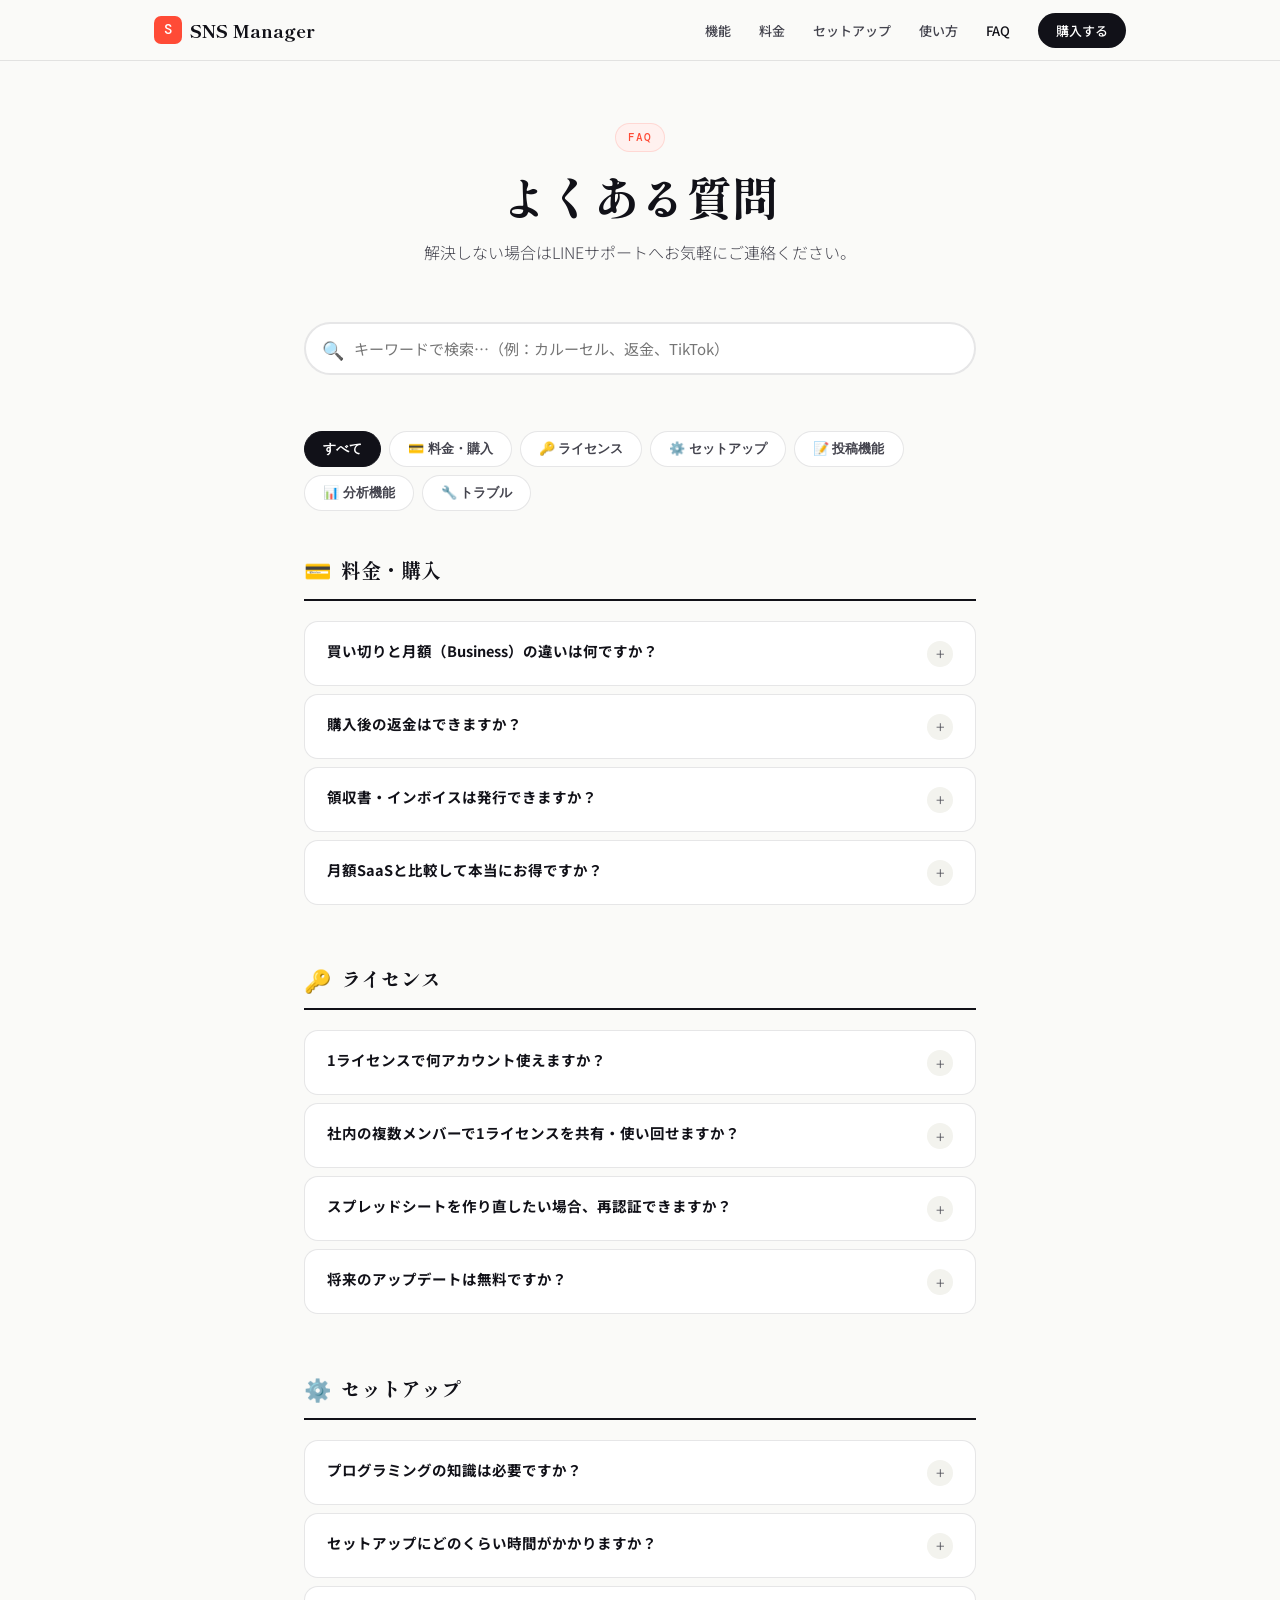
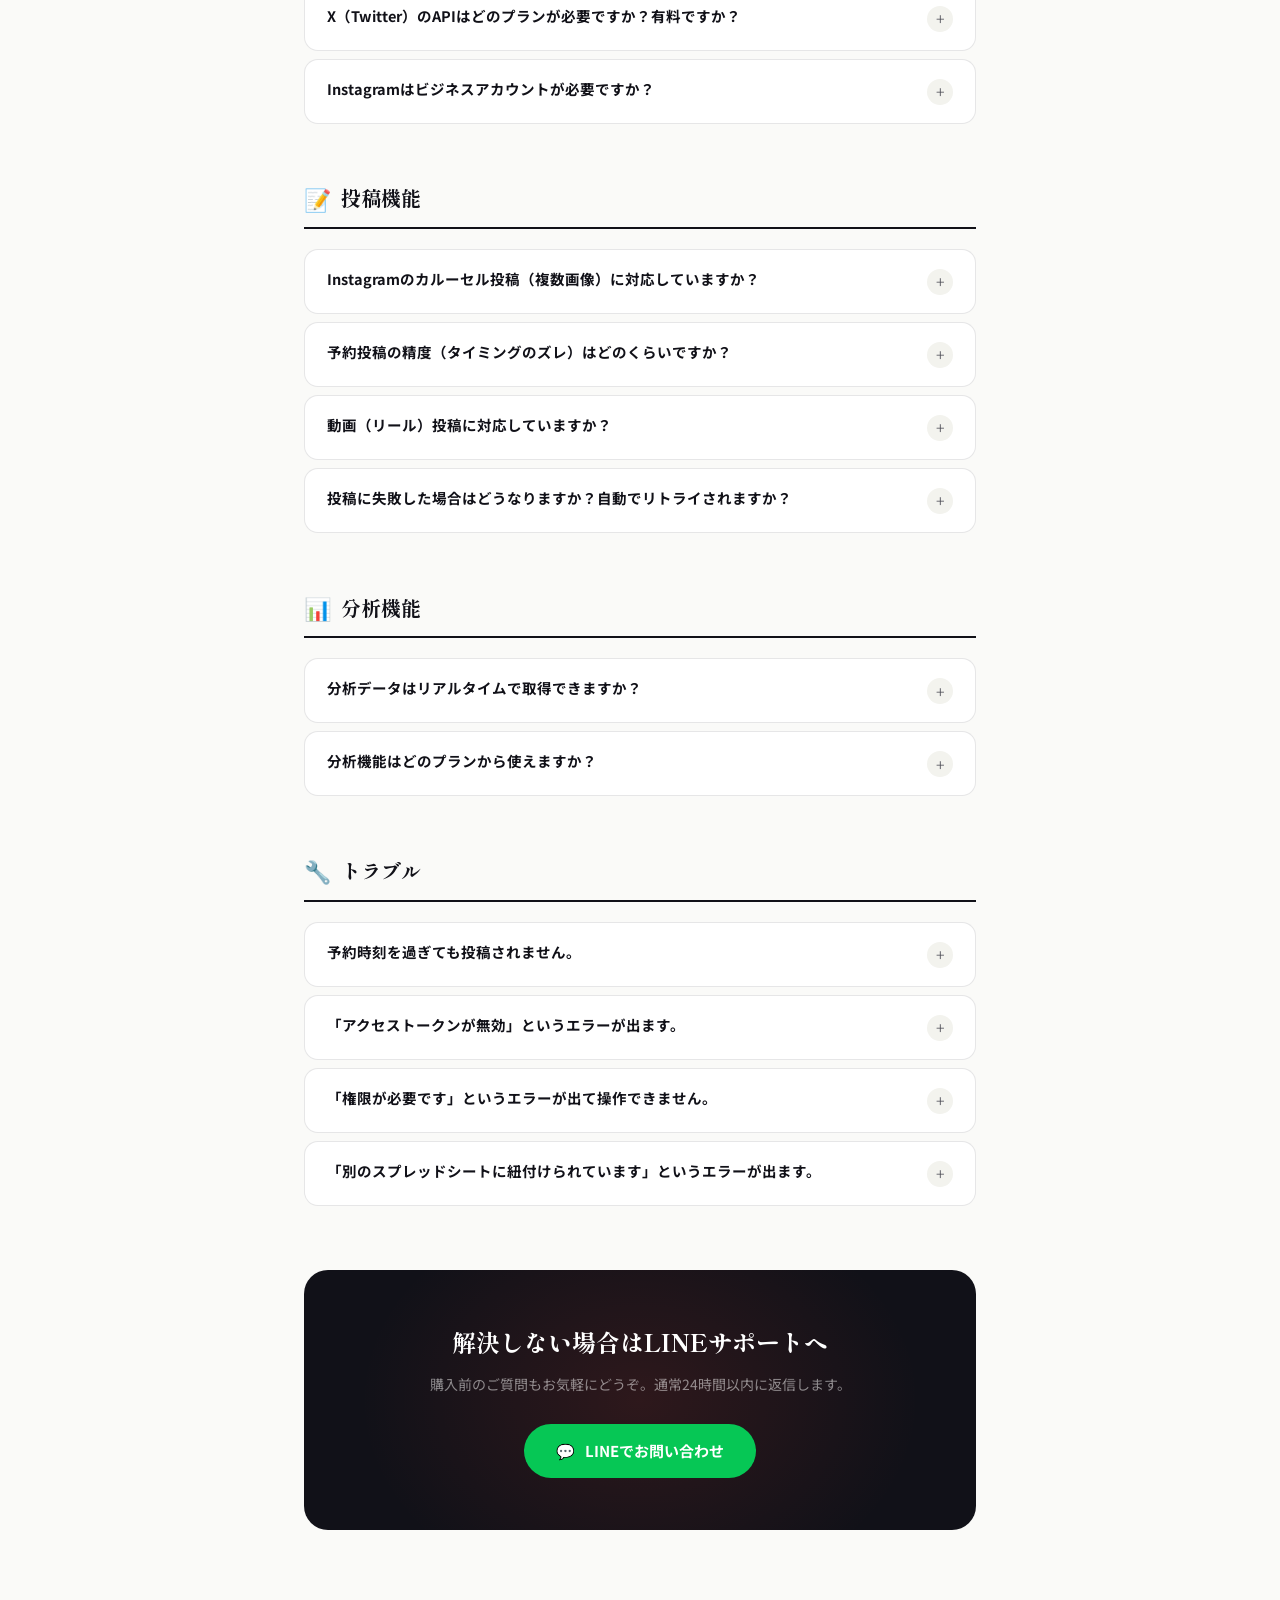
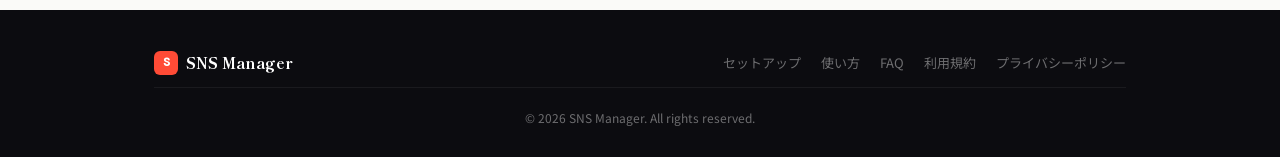
<file: faq.html>
<!DOCTYPE html>
<html lang="ja">
<head>
<meta charset="UTF-8">
<meta name="viewport" content="width=device-width, initial-scale=1.0">
<title>よくある質問（FAQ） — SNS Manager</title>
<meta name="description" content="SNS Managerに関するよくある質問と回答。料金・機能・技術的な疑問にお答えします。">
<link rel="preconnect" href="https://fonts.googleapis.com">
<link href="https://fonts.googleapis.com/css2?family=Shippori+Mincho+B1:wght@400;700;800&family=Noto+Sans+JP:wght@300;400;500;700&family=DM+Mono:wght@400;500&display=swap" rel="stylesheet">
<link rel="stylesheet" href="shared.css">
<style>
.container{max-width:800px;margin:0 auto;padding:0 5%;}

/* hero */
.page-hero{padding:60px 0 56px;text-align:center;}
.page-hero h1{font-family:var(--serif);font-size:clamp(28px,4vw,46px);font-weight:800;line-height:1.25;margin-bottom:14px;}
.page-hero p{font-size:16px;color:var(--ink-mid);font-weight:300;}

/* search */
.faq-search-wrap{position:relative;margin:0 0 56px;}
.faq-search{width:100%;padding:14px 20px 14px 48px;border:2px solid var(--border);border-radius:100px;font-size:15px;font-family:var(--sans);background:#fff;outline:none;transition:border-color .2s;color:var(--ink);}
.faq-search:focus{border-color:var(--accent);}
.search-icon{position:absolute;left:18px;top:50%;transform:translateY(-50%);font-size:18px;pointer-events:none;}
.faq-count{position:absolute;right:16px;top:50%;transform:translateY(-50%);font-size:12px;color:var(--ink-soft);font-family:var(--mono);}

/* category tabs */
.cat-tabs{display:flex;gap:8px;flex-wrap:wrap;margin-bottom:40px;}
.cat-tab{padding:8px 18px;border-radius:100px;border:1.5px solid var(--border);font-size:13px;font-weight:600;cursor:pointer;transition:all .18s;background:#fff;color:var(--ink-mid);}
.cat-tab:hover{border-color:var(--ink);color:var(--ink);}
.cat-tab.active{background:var(--ink);color:#fff;border-color:var(--ink);}

/* category section */
.faq-category{margin-bottom:56px;}
.cat-title{font-family:var(--serif);font-size:20px;font-weight:800;margin-bottom:20px;display:flex;align-items:center;gap:10px;padding-bottom:10px;border-bottom:2px solid var(--ink);}
.cat-icon{font-size:22px;}

/* faq item */
.faq-item{background:#fff;border:1.5px solid var(--border);border-radius:14px;margin-bottom:8px;overflow:hidden;transition:border-color .2s,box-shadow .2s;}
.faq-item:hover{border-color:rgba(17,17,24,.2);}
.faq-item.open{border-color:var(--accent);box-shadow:0 4px 20px rgba(255,75,54,.1);}
.faq-q{padding:18px 22px;display:flex;justify-content:space-between;align-items:flex-start;gap:16px;cursor:pointer;user-select:none;}
.faq-q-text{font-size:14.5px;font-weight:700;line-height:1.45;flex:1;color:var(--ink);}
.faq-toggle{width:26px;height:26px;border-radius:50%;background:var(--paper2);flex-shrink:0;display:flex;align-items:center;justify-content:center;font-size:16px;font-weight:300;color:var(--ink-mid);transition:all .2s;margin-top:1px;}
.faq-item.open .faq-toggle{background:var(--accent);color:#fff;transform:rotate(45deg);}
.faq-a{display:none;padding:0 22px 20px;border-top:1px solid var(--border);padding-top:16px;font-size:14px;color:var(--ink-mid);line-height:1.85;}
.faq-item.open .faq-a{display:block;}
.faq-a a{color:var(--accent);text-decoration:underline;text-underline-offset:2px;}
.faq-a strong{color:var(--ink);}
.faq-a .faq-plan-table{width:100%;border-collapse:collapse;margin-top:12px;font-size:13px;}
.faq-a .faq-plan-table th{background:var(--paper2);padding:8px 12px;text-align:left;font-size:12px;font-weight:700;color:var(--ink-mid);border-bottom:1px solid var(--border);}
.faq-a .faq-plan-table td{padding:8px 12px;border-bottom:1px solid var(--border);color:var(--ink-mid);}

/* no results */
.no-results{text-align:center;padding:60px 20px;display:none;}
.no-results-icon{font-size:48px;margin-bottom:16px;}
.no-results h3{font-family:var(--serif);font-size:20px;font-weight:700;margin-bottom:8px;}
.no-results p{font-size:14px;color:var(--ink-soft);}

/* contact cta */
.contact-cta{background:var(--ink);border-radius:24px;padding:52px 48px;text-align:center;margin:64px 0 80px;position:relative;overflow:hidden;}
.contact-cta::before{content:'';position:absolute;inset:0;background:radial-gradient(ellipse 400px 300px at 50% 50%,rgba(255,75,54,.12) 0%,transparent 70%);}
.contact-cta h2{font-family:var(--serif);font-size:24px;font-weight:800;color:#fff;margin-bottom:10px;position:relative;z-index:1;}
.contact-cta p{font-size:14px;color:rgba(255,255,255,.5);margin-bottom:28px;position:relative;z-index:1;}
.btn-line{display:inline-flex;align-items:center;gap:10px;background:#06c755;color:#fff;padding:14px 32px;border-radius:100px;font-size:15px;font-weight:700;transition:all .2s;position:relative;z-index:1;}
.btn-line:hover{background:#04a844;transform:translateY(-2px);box-shadow:0 6px 20px rgba(6,199,85,.35);}

.hidden-item{display:none;}
@media(max-width:640px){
  .cat-tabs{gap:6px;}
  .cat-tab{font-size:12px;padding:7px 14px;}
  .contact-cta{padding:40px 24px;}
}
</style>
</head>
<body>
<div id="progress"></div>

<div id="site-header"></div>

<div class="container">

  <div class="page-hero reveal">
    <div class="label">FAQ</div>
    <h1>よくある質問</h1>
    <p>解決しない場合はLINEサポートへお気軽にご連絡ください。</p>
  </div>

  <!-- 検索 -->
  <div class="faq-search-wrap reveal">
    <span class="search-icon">🔍</span>
    <input class="faq-search" type="text" id="faqSearch" placeholder="キーワードで検索…（例：カルーセル、返金、TikTok）" oninput="filterFaq(this.value)">
    <span class="faq-count" id="faqCount"></span>
  </div>

  <!-- カテゴリタブ -->
  <div class="cat-tabs reveal" id="catTabs">
    <button class="cat-tab active" onclick="filterCat('all',this)">すべて</button>
    <button class="cat-tab" onclick="filterCat('pricing',this)">💳 料金・購入</button>
    <button class="cat-tab" onclick="filterCat('license',this)">🔑 ライセンス</button>
    <button class="cat-tab" onclick="filterCat('setup',this)">⚙️ セットアップ</button>
    <button class="cat-tab" onclick="filterCat('post',this)">📝 投稿機能</button>
    <button class="cat-tab" onclick="filterCat('analytics',this)">📊 分析機能</button>
    <button class="cat-tab" onclick="filterCat('trouble',this)">🔧 トラブル</button>
  </div>

  <!-- ── 料金・購入 ── -->
  <div class="faq-category reveal" data-cat="pricing" id="cat-pricing">
    <div class="cat-title"><span class="cat-icon">💳</span>料金・購入</div>

    <div class="faq-item" data-cat="pricing" data-q="買い切りと月額の違いは何ですか">
      <div class="faq-q" onclick="toggle(this)">
        <span class="faq-q-text">買い切りと月額（Business）の違いは何ですか？</span>
        <span class="faq-toggle">+</span>
      </div>
      <div class="faq-a">
        <table class="faq-plan-table">
          <thead><tr><th>項目</th><th>買い切り（Pro等）</th><th>Business（月額）</th></tr></thead>
          <tbody>
            <tr><td>支払い</td><td>一度きり</td><td>毎月 ¥4,980</td></tr>
            <tr><td>アカウント数</td><td>1〜3（プランによる）</td><td>無制限</td></tr>
            <tr><td>サポート</td><td>通常対応</td><td>優先対応（翌営業日）</td></tr>
            <tr><td>新機能</td><td>同メジャーバージョン内は無料</td><td>常に最新</td></tr>
          </tbody>
        </table>
        複数アカウントを管理する代理店・法人の方はBusinessプランがお得です。個人・1アカウントの方は買い切りが長期的にはコストを抑えられます。
      </div>
    </div>

    <div class="faq-item" data-cat="pricing" data-q="返金はできますか">
      <div class="faq-q" onclick="toggle(this)">
        <span class="faq-q-text">購入後の返金はできますか？</span>
        <span class="faq-toggle">+</span>
      </div>
      <div class="faq-a">購入から<strong>7日以内</strong>かつ<strong>未使用（未アクティベート）</strong>の場合に限り、返金対応いたします。ライセンス認証（アクティベート）済みの場合は原則として返金対応が難しくなりますので、購入前にご不明点はLINEサポートにてご確認ください。</div>
    </div>

    <div class="faq-item" data-cat="pricing" data-q="領収書インボイスは発行できますか">
      <div class="faq-q" onclick="toggle(this)">
        <span class="faq-q-text">領収書・インボイスは発行できますか？</span>
        <span class="faq-toggle">+</span>
      </div>
      <div class="faq-a">はい、発行可能です。購入後にLINEサポートへ「領収書希望」とご連絡いただき、宛名・日付をお知らせください。PDF形式にてお送りします。</div>
    </div>

    <div class="faq-item" data-cat="pricing" data-q="一般的なSaaSと比べてお得ですか">
      <div class="faq-q" onclick="toggle(this)">
        <span class="faq-q-text">月額SaaSと比較して本当にお得ですか？</span>
        <span class="faq-toggle">+</span>
      </div>
      <div class="faq-a">はい。一般的なSNS管理SaaSは月額¥3,000〜¥10,000程度かかります。月額¥5,000とすると年間¥60,000。SNS Manager Proは<strong>¥69,800の買い切り</strong>なので、約14ヶ月で元が取れ、それ以降はずっと¥0で使い続けられます。さらにサーバー代・インフラ代も一切かかりません。</div>
    </div>
  </div>

  <!-- ── ライセンス ── -->
  <div class="faq-category reveal" data-cat="license" id="cat-license">
    <div class="cat-title"><span class="cat-icon">🔑</span>ライセンス</div>

    <div class="faq-item" data-cat="license" data-q="1ライセンスで何アカウント使えますか">
      <div class="faq-q" onclick="toggle(this)">
        <span class="faq-q-text">1ライセンスで何アカウント使えますか？</span>
        <span class="faq-toggle">+</span>
      </div>
      <div class="faq-a">プランによって異なります。<br><br>
        <strong>Starter / Standard / Pro</strong>：1ライセンス = 1スプレッドシート（1アカウント）専用<br>
        <strong>Team</strong>：3スプレッドシートまで使用可（追加 +¥20,000/件）<br>
        <strong>Business</strong>：アカウント数無制限<br><br>
        ライセンスキーはスプレッドシートIDに紐付けて管理されているため、別のスプレッドシートにコピーしての利用は技術的にもブロックされます。
      </div>
    </div>

    <div class="faq-item" data-cat="license" data-q="社内複数メンバーで使い回せますか">
      <div class="faq-q" onclick="toggle(this)">
        <span class="faq-q-text">社内の複数メンバーで1ライセンスを共有・使い回せますか？</span>
        <span class="faq-toggle">+</span>
      </div>
      <div class="faq-a"><strong>できません。</strong>利用規約により、1ライセンスを複数スプレッドシートに複製・配布することは禁止しております。複数名での利用にはTeamプランまたはBusinessプランをご選択ください。不正利用が検知された場合はライセンスを無効化させていただきます。</div>
    </div>

    <div class="faq-item" data-cat="license" data-q="スプレッドシートを作り直したい再認証できますか">
      <div class="faq-q" onclick="toggle(this)">
        <span class="faq-q-text">スプレッドシートを作り直したい場合、再認証できますか？</span>
        <span class="faq-toggle">+</span>
      </div>
      <div class="faq-a">はい、可能です。LINEサポートへ「スロットリセット希望」とご連絡いただければ、担当者が紐付けをリセットし、新しいスプレッドシートで再アクティベートできるようにします。<br><br>スロットリセット対応は月1回まで無料です。</div>
    </div>

    <div class="faq-item" data-cat="license" data-q="バージョンアップは無料ですか">
      <div class="faq-q" onclick="toggle(this)">
        <span class="faq-q-text">将来のアップデートは無料ですか？</span>
        <span class="faq-toggle">+</span>
      </div>
      <div class="faq-a">同じメジャーバージョン（例：v1.x.x）内のアップデートはすべて無料です。メジャーバージョンアップ（v1 → v2）の際は、既存ユーザー向けに優待価格（通常の50%オフ予定）を設ける予定です。Businessプランはバージョンに関わらず常に最新版をご利用いただけます。</div>
    </div>
  </div>

  <!-- ── セットアップ ── -->
  <div class="faq-category reveal" data-cat="setup" id="cat-setup">
    <div class="cat-title"><span class="cat-icon">⚙️</span>セットアップ</div>

    <div class="faq-item" data-cat="setup" data-q="プログラミング知識は必要ですか">
      <div class="faq-q" onclick="toggle(this)">
        <span class="faq-q-text">プログラミングの知識は必要ですか？</span>
        <span class="faq-toggle">+</span>
      </div>
      <div class="faq-a">不要です。Googleスプレッドシートの基本操作ができれば使えます。初期設定はAPIキーのコピー&ペーストのみです。APIキーの取得手順は<a href="setup-guide.html">セットアップガイド</a>で画像付きで解説しています。</div>
    </div>

    <div class="faq-item" data-cat="setup" data-q="セットアップにどのくらい時間がかかりますか">
      <div class="faq-q" onclick="toggle(this)">
        <span class="faq-q-text">セットアップにどのくらい時間がかかりますか？</span>
        <span class="faq-toggle">+</span>
      </div>
      <div class="faq-a">Instagramのみ（Starterプラン）であれば<strong>30〜60分程度</strong>でセットアップ完了です。全SNS（Standard・Pro）の場合は各SNSのAPI申請が含まれるため2〜3時間程度かかります。特にTikTokとXは審査が必要なため、申請から承認まで数日かかる場合があります。</div>
    </div>

    <div class="faq-item" data-cat="setup" data-q="X Twitter APIはどのプランが必要ですか">
      <div class="faq-q" onclick="toggle(this)">
        <span class="faq-q-text">X（Twitter）のAPIはどのプランが必要ですか？有料ですか？</span>
        <span class="faq-toggle">+</span>
      </div>
      <div class="faq-a">X APIのBasicプランが必要です（<strong>月額$100 / 約¥15,000</strong>）。これはXが課金する費用であり、SNS Manager本体の料金とは別途かかります。Xへの投稿が不要な場合はFreeティアでは投稿APIが利用できないため、X連携機能はご利用いただけません。Instagramのみ利用する場合は追加費用は一切かかりません。</div>
    </div>

    <div class="faq-item" data-cat="setup" data-q="Instagramのビジネスアカウントが必要ですか">
      <div class="faq-q" onclick="toggle(this)">
        <span class="faq-q-text">Instagramはビジネスアカウントが必要ですか？</span>
        <span class="faq-toggle">+</span>
      </div>
      <div class="faq-a">はい、必須です。Instagram Graph APIはビジネスアカウントまたはクリエイターアカウントのみ利用できます。個人アカウントをプロアカウントに切り替える手順はInstagramアプリの設定から無料で行えます。</div>
    </div>
  </div>

  <!-- ── 投稿機能 ── -->
  <div class="faq-category reveal" data-cat="post" id="cat-post">
    <div class="cat-title"><span class="cat-icon">📝</span>投稿機能</div>

    <div class="faq-item" data-cat="post" data-q="カルーセル投稿複数画像に対応していますか">
      <div class="faq-q" onclick="toggle(this)">
        <span class="faq-q-text">Instagramのカルーセル投稿（複数画像）に対応していますか？</span>
        <span class="faq-toggle">+</span>
      </div>
      <div class="faq-a">はい、対応しています。投稿管理シートのB列（画像URL）にGoogle DriveのURLをカンマ区切りで複数入力すると、自動的にカルーセル投稿になります。<br><br>例：<code style="font-family:var(--mono);background:var(--paper2);padding:2px 6px;border-radius:4px;font-size:12px;">https://drive.google.com/file/d/AAA…, https://drive.google.com/file/d/BBB…</code></div>
    </div>

    <div class="faq-item" data-cat="post" data-q="予約投稿の最小単位は何分ですか">
      <div class="faq-q" onclick="toggle(this)">
        <span class="faq-q-text">予約投稿の精度（タイミングのズレ）はどのくらいですか？</span>
        <span class="faq-toggle">+</span>
      </div>
      <div class="faq-a">スケジューラーは<strong>5分ごと</strong>に動作するため、最大5分のズレが生じます。例えば14:00に予約した投稿は14:00〜14:05の間に投稿されます。秒単位の精度は保証できませんが、通常の運用では問題ないレベルです。</div>
    </div>

    <div class="faq-item" data-cat="post" data-q="動画投稿リール投稿に対応していますか">
      <div class="faq-q" onclick="toggle(this)">
        <span class="faq-q-text">動画（リール）投稿に対応していますか？</span>
        <span class="faq-toggle">+</span>
      </div>
      <div class="faq-a">TikTokは動画投稿のみ対応しています。Instagram・X・Threadsはv1では画像投稿が主対応で、リール（動画）投稿はv1.2以降で対応予定です。アップデート通知はサポートLINEにてご案内します。</div>
    </div>

    <div class="faq-item" data-cat="post" data-q="投稿に失敗した場合どうなりますか">
      <div class="faq-q" onclick="toggle(this)">
        <span class="faq-q-text">投稿に失敗した場合はどうなりますか？自動でリトライされますか？</span>
        <span class="faq-toggle">+</span>
      </div>
      <div class="faq-a">投稿失敗時はステータスが「エラー」に変わり、I列にエラー内容が記録されます。Pro・Businessプランではエラー発生と同時にLINEまたはメールで通知します。<br><br>自動リトライは<strong>行いません</strong>（誤投稿防止のため）。エラー内容を確認・修正してからステータスを「予約済み」に戻すと再投稿できます。</div>
    </div>
  </div>

  <!-- ── 分析機能 ── -->
  <div class="faq-category reveal" data-cat="analytics" id="cat-analytics">
    <div class="cat-title"><span class="cat-icon">📊</span>分析機能</div>

    <div class="faq-item" data-cat="analytics" data-q="分析データはリアルタイムで取得できますか">
      <div class="faq-q" onclick="toggle(this)">
        <span class="faq-q-text">分析データはリアルタイムで取得できますか？</span>
        <span class="faq-toggle">+</span>
      </div>
      <div class="faq-a">リアルタイムではなく、手動または定期取得です。「📱 SNS Manager」→「分析データを取得」を実行するとその時点のデータが記録されます。自動取得はメニューからトリガーを設定すると毎日指定時刻に自動実行できます。</div>
    </div>

    <div class="faq-item" data-cat="analytics" data-q="どのプランから分析機能が使えますか">
      <div class="faq-q" onclick="toggle(this)">
        <span class="faq-q-text">分析機能はどのプランから使えますか？</span>
        <span class="faq-toggle">+</span>
      </div>
      <div class="faq-a"><strong>Proプラン以上</strong>でご利用いただけます。Starter・Standardプランは投稿・予約のみです。後からProプランに買い替えた場合も同じスプレッドシートでアップグレード適用できます（サポートまでご連絡ください）。</div>
    </div>
  </div>

  <!-- ── トラブル ── -->
  <div class="faq-category reveal" data-cat="trouble" id="cat-trouble">
    <div class="cat-title"><span class="cat-icon">🔧</span>トラブル</div>

    <div class="faq-item" data-cat="trouble" data-q="投稿されない予約が動かない">
      <div class="faq-q" onclick="toggle(this)">
        <span class="faq-q-text">予約時刻を過ぎても投稿されません。</span>
        <span class="faq-toggle">+</span>
      </div>
      <div class="faq-a">以下を順番に確認してください。<br><br>
        <strong>1. トリガーが設定されているか</strong><br>
        「📱 SNS Manager」→「トリガーを設定」を再実行してください。<br><br>
        <strong>2. ステータスが「予約済み」になっているか</strong><br>
        H列が「下書き」のままでは投稿されません。<br><br>
        <strong>3. 「ログ」シートにエラーが記録されていないか</strong><br>
        APIキーの有効期限切れ・権限不足などが原因のことがあります。<br><br>
        解決しない場合はログシートのエラー内容をLINEサポートにお送りください。
      </div>
    </div>

    <div class="faq-item" data-cat="trouble" data-q="Instagramのトークンが切れた">
      <div class="faq-q" onclick="toggle(this)">
        <span class="faq-q-text">「アクセストークンが無効」というエラーが出ます。</span>
        <span class="faq-toggle">+</span>
      </div>
      <div class="faq-a">Instagramのアクセストークンは通常60日で期限が切れますが、SNS Managerは<strong>30日ごとに自動更新</strong>します。それでもエラーが出る場合は、Meta Developersで新しいトークンを発行し直し、設定シートのB3に貼り替えてください。手順は<a href="setup-guide.html">セットアップガイド</a>を参照してください。</div>
    </div>

    <div class="faq-item" data-cat="trouble" data-q="GASの権限エラーが出る">
      <div class="faq-q" onclick="toggle(this)">
        <span class="faq-q-text">「権限が必要です」というエラーが出て操作できません。</span>
        <span class="faq-toggle">+</span>
      </div>
      <div class="faq-a">GASの実行には初回に権限の付与が必要です。<br><br>
        1. メニューから任意の操作を実行<br>
        2. ダイアログが表示されたら「権限を確認」をクリック<br>
        3. Googleアカウントを選択<br>
        4. 「詳細」→「（プロジェクト名）に移動（安全ではないページ）」をクリック<br>
        5. 「許可」をクリック<br><br>
        ※「安全ではない」と表示されますが、これはGoogleが外部に公開されていないGASに表示する標準の警告です。SNS Manager本体のコードに問題はありません。
      </div>
    </div>

    <div class="faq-item" data-cat="trouble" data-q="ライセンス認証がSPREADSHEET_MISMATCHエラーになる">
      <div class="faq-q" onclick="toggle(this)">
        <span class="faq-q-text">「別のスプレッドシートに紐付けられています」というエラーが出ます。</span>
        <span class="faq-toggle">+</span>
      </div>
      <div class="faq-a">このメッセージはライセンスキーが別のスプレッドシートに登録済みであることを示しています。<br><br>
        <strong>スプレッドシートを作り直した場合</strong>：LINEサポートへ「スロットリセット希望」とご連絡ください。旧シートのIDを解除し、新しいシートで再認証できるようにします。<br><br>
        <strong>身に覚えがない場合</strong>：第三者によるキーの不正利用が疑われます。同様にLINEサポートにご連絡ください。
      </div>
    </div>
  </div>

  <!-- 検索結果なし -->
  <div class="no-results" id="noResults">
    <div class="no-results-icon">🔍</div>
    <h3>該当する質問が見つかりませんでした</h3>
    <p>キーワードを変えて再度お試しいただくか、<br>LINEサポートまでお気軽にご質問ください。</p>
  </div>

  <!-- お問い合わせCTA -->
  <div class="contact-cta reveal" id="contact">
    <h2>解決しない場合はLINEサポートへ</h2>
    <p>購入前のご質問もお気軽にどうぞ。通常24時間以内に返信します。</p>
    <a href="https://line.me/R/ti/p/@your-line-id" target="_blank" class="btn-line">
      <span>💬</span>
      LINEでお問い合わせ
    </a>
  </div>

</div>

<div id="site-footer"></div>

<script src="shared.js"></script>
<script>
function toggle(qEl){
  const item=qEl.closest('.faq-item');
  const isOpen=item.classList.contains('open');
  document.querySelectorAll('.faq-item.open').forEach(i=>i.classList.remove('open'));
  if(!isOpen)item.classList.add('open');
}

function filterCat(cat,btn){
  document.querySelectorAll('.cat-tab').forEach(b=>b.classList.remove('active'));
  btn.classList.add('active');
  document.getElementById('faqSearch').value='';
  document.getElementById('faqCount').textContent='';
  const cats=document.querySelectorAll('.faq-category');
  cats.forEach(c=>{
    c.style.display=(cat==='all'||c.dataset.cat===cat)?'':'none';
  });
  document.getElementById('noResults').style.display='none';
}

function filterFaq(q){
  const query=q.toLowerCase().trim();
  const items=document.querySelectorAll('.faq-item');
  const cats=document.querySelectorAll('.faq-category');
  // reset cat tabs
  document.querySelectorAll('.cat-tab').forEach(b=>b.classList.remove('active'));
  document.querySelector('.cat-tab').classList.add('active');
  cats.forEach(c=>c.style.display='');

  if(!query){
    items.forEach(i=>i.classList.remove('hidden-item'));
    document.getElementById('faqCount').textContent='';
    document.getElementById('noResults').style.display='none';
    return;
  }
  let count=0;
  items.forEach(item=>{
    const text=(item.dataset.q||'')+(item.querySelector('.faq-q-text').textContent)+(item.querySelector('.faq-a').textContent);
    const match=text.toLowerCase().includes(query);
    item.classList.toggle('hidden-item',!match);
    if(match)count++;
  });
  document.getElementById('faqCount').textContent=count+'件';
  document.getElementById('noResults').style.display=count===0?'block':'none';
  // hide empty categories
  cats.forEach(c=>{
    const visible=[...c.querySelectorAll('.faq-item')].some(i=>!i.classList.contains('hidden-item'));
    c.style.display=visible?'':'none';
  });
}
</script>
</body>
</html>
</file>
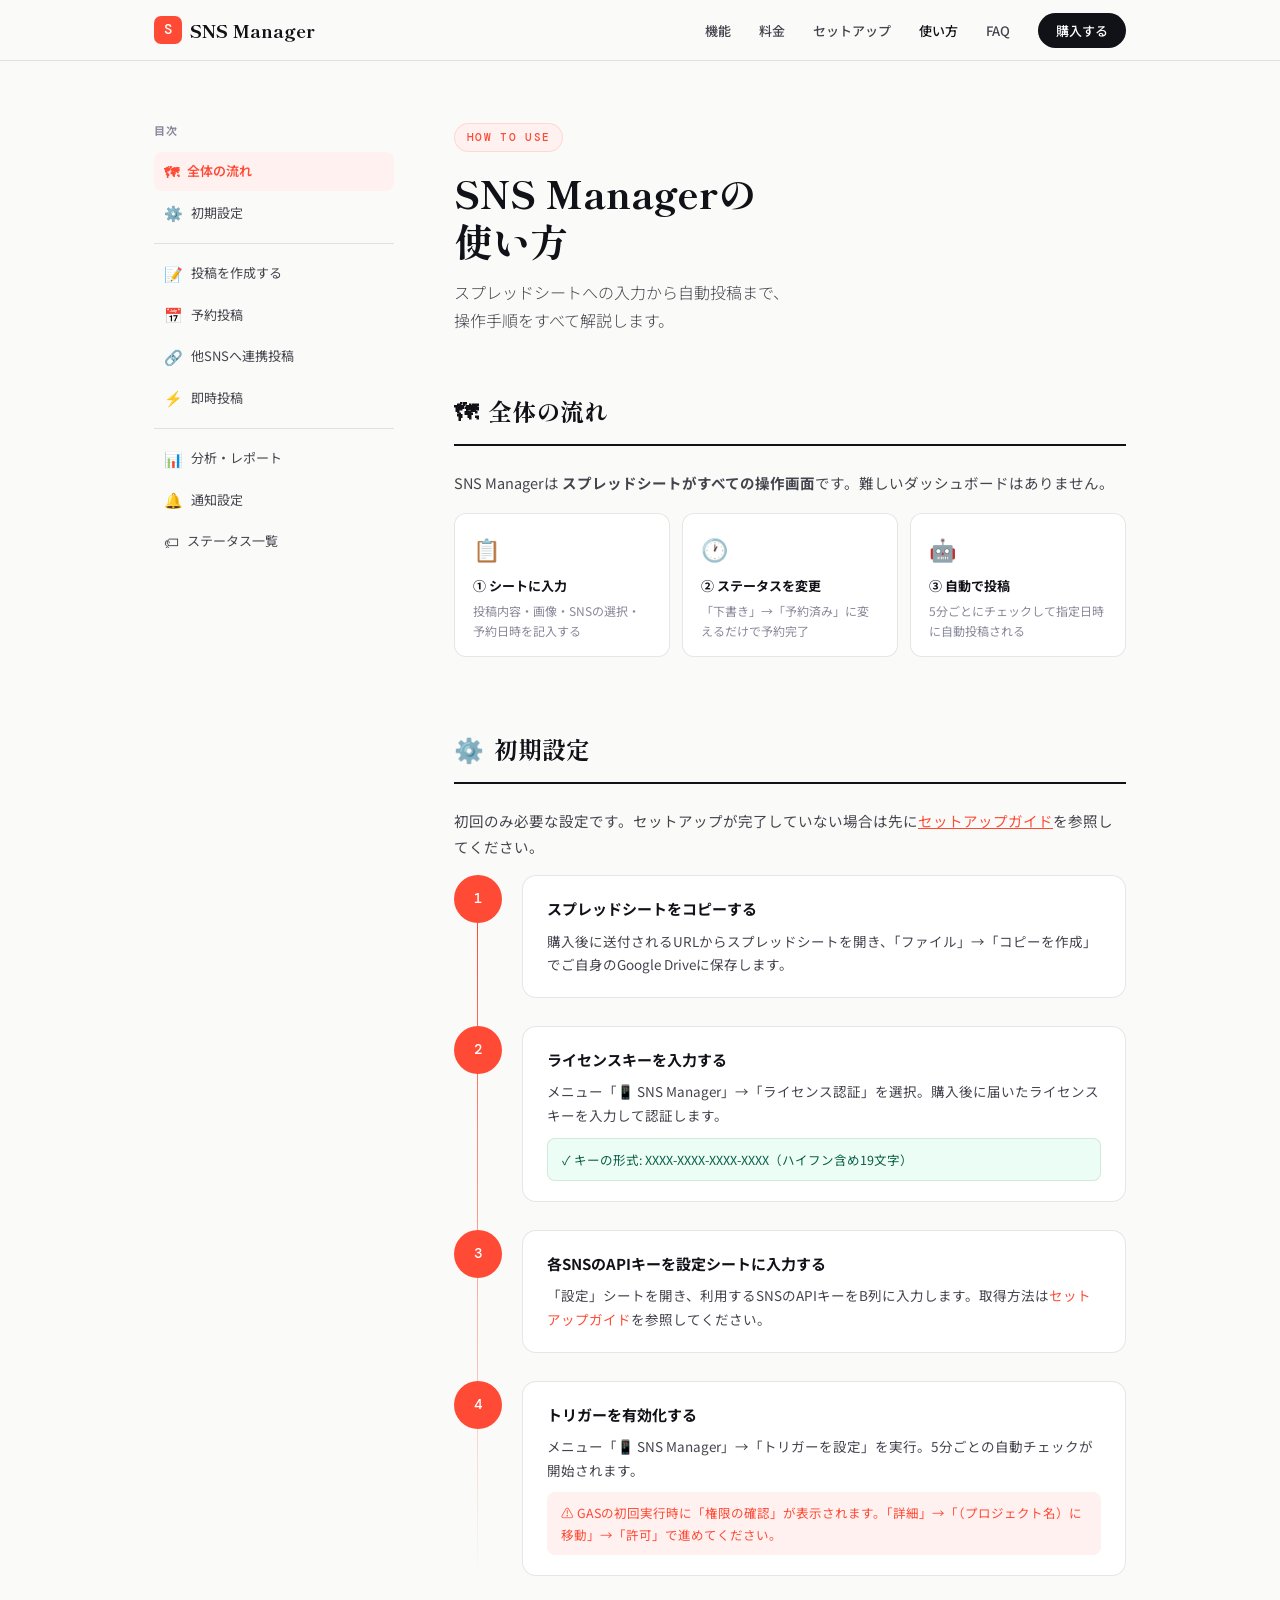
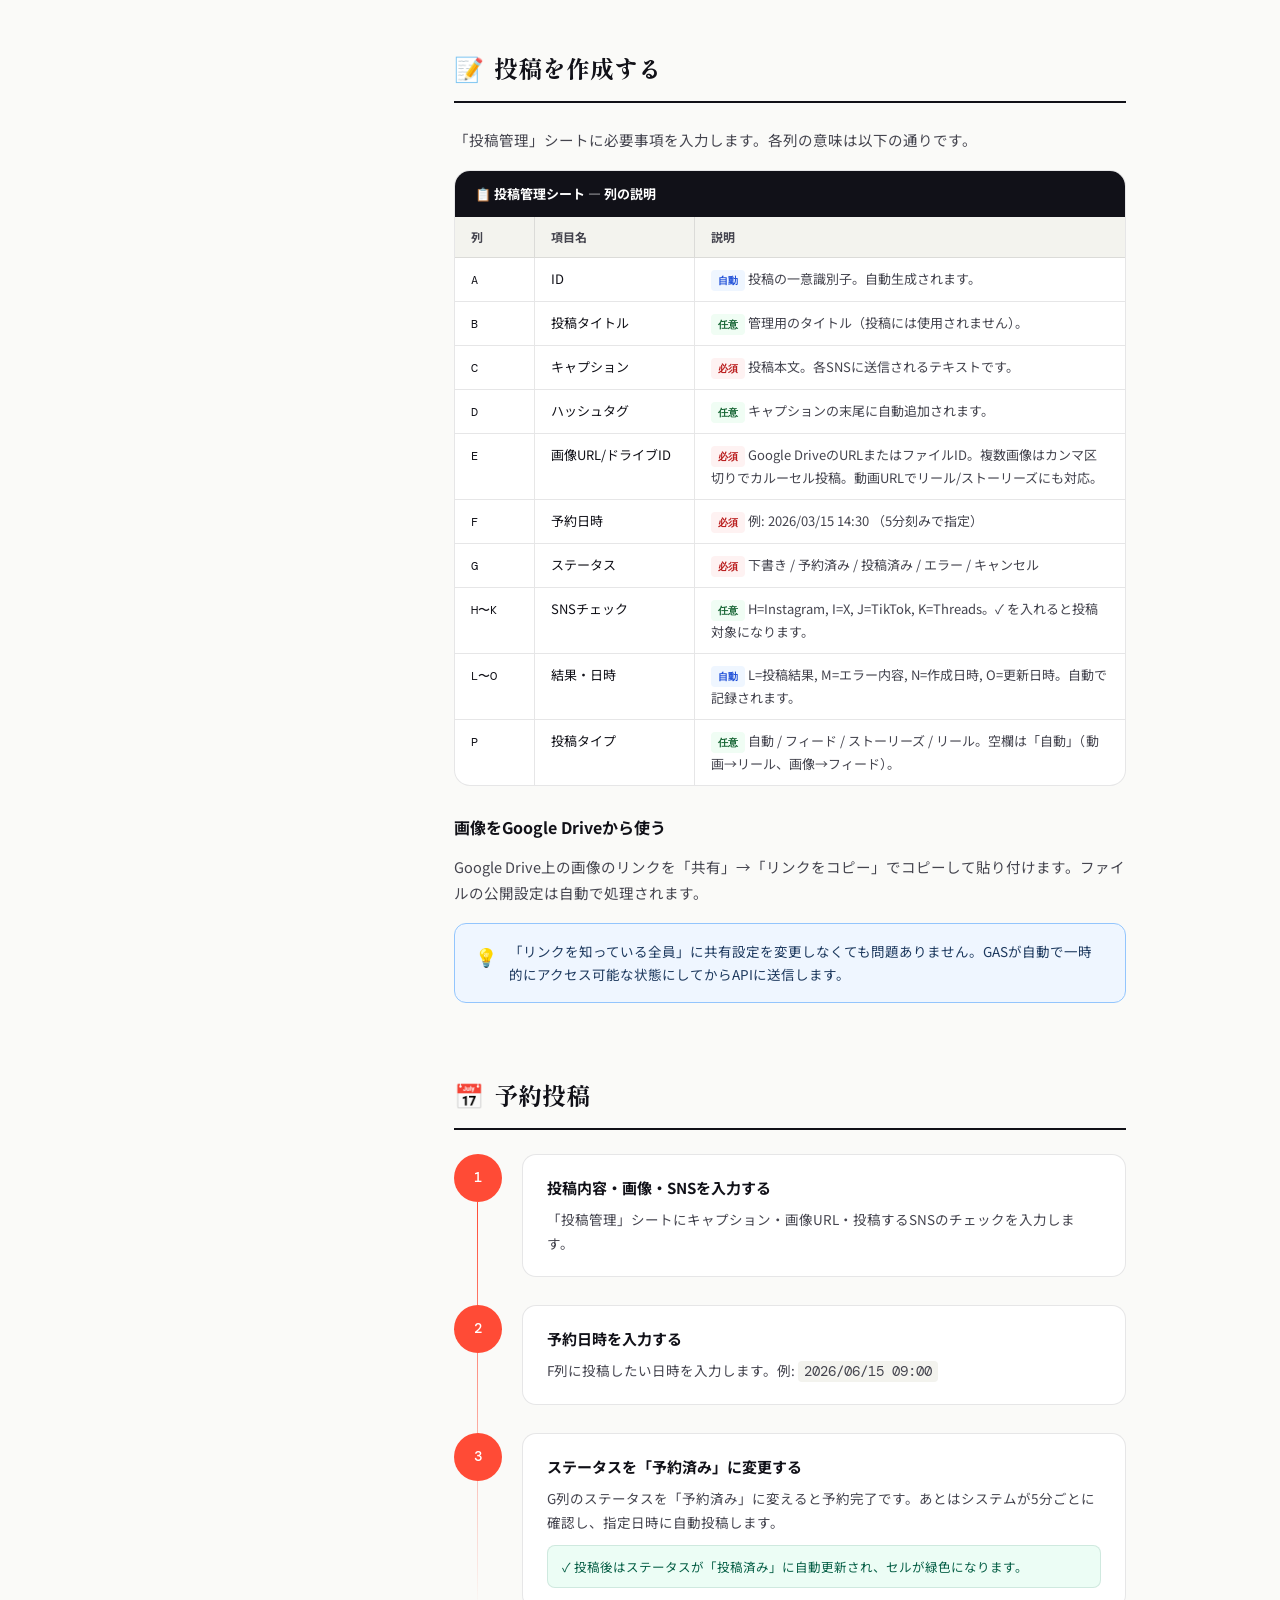
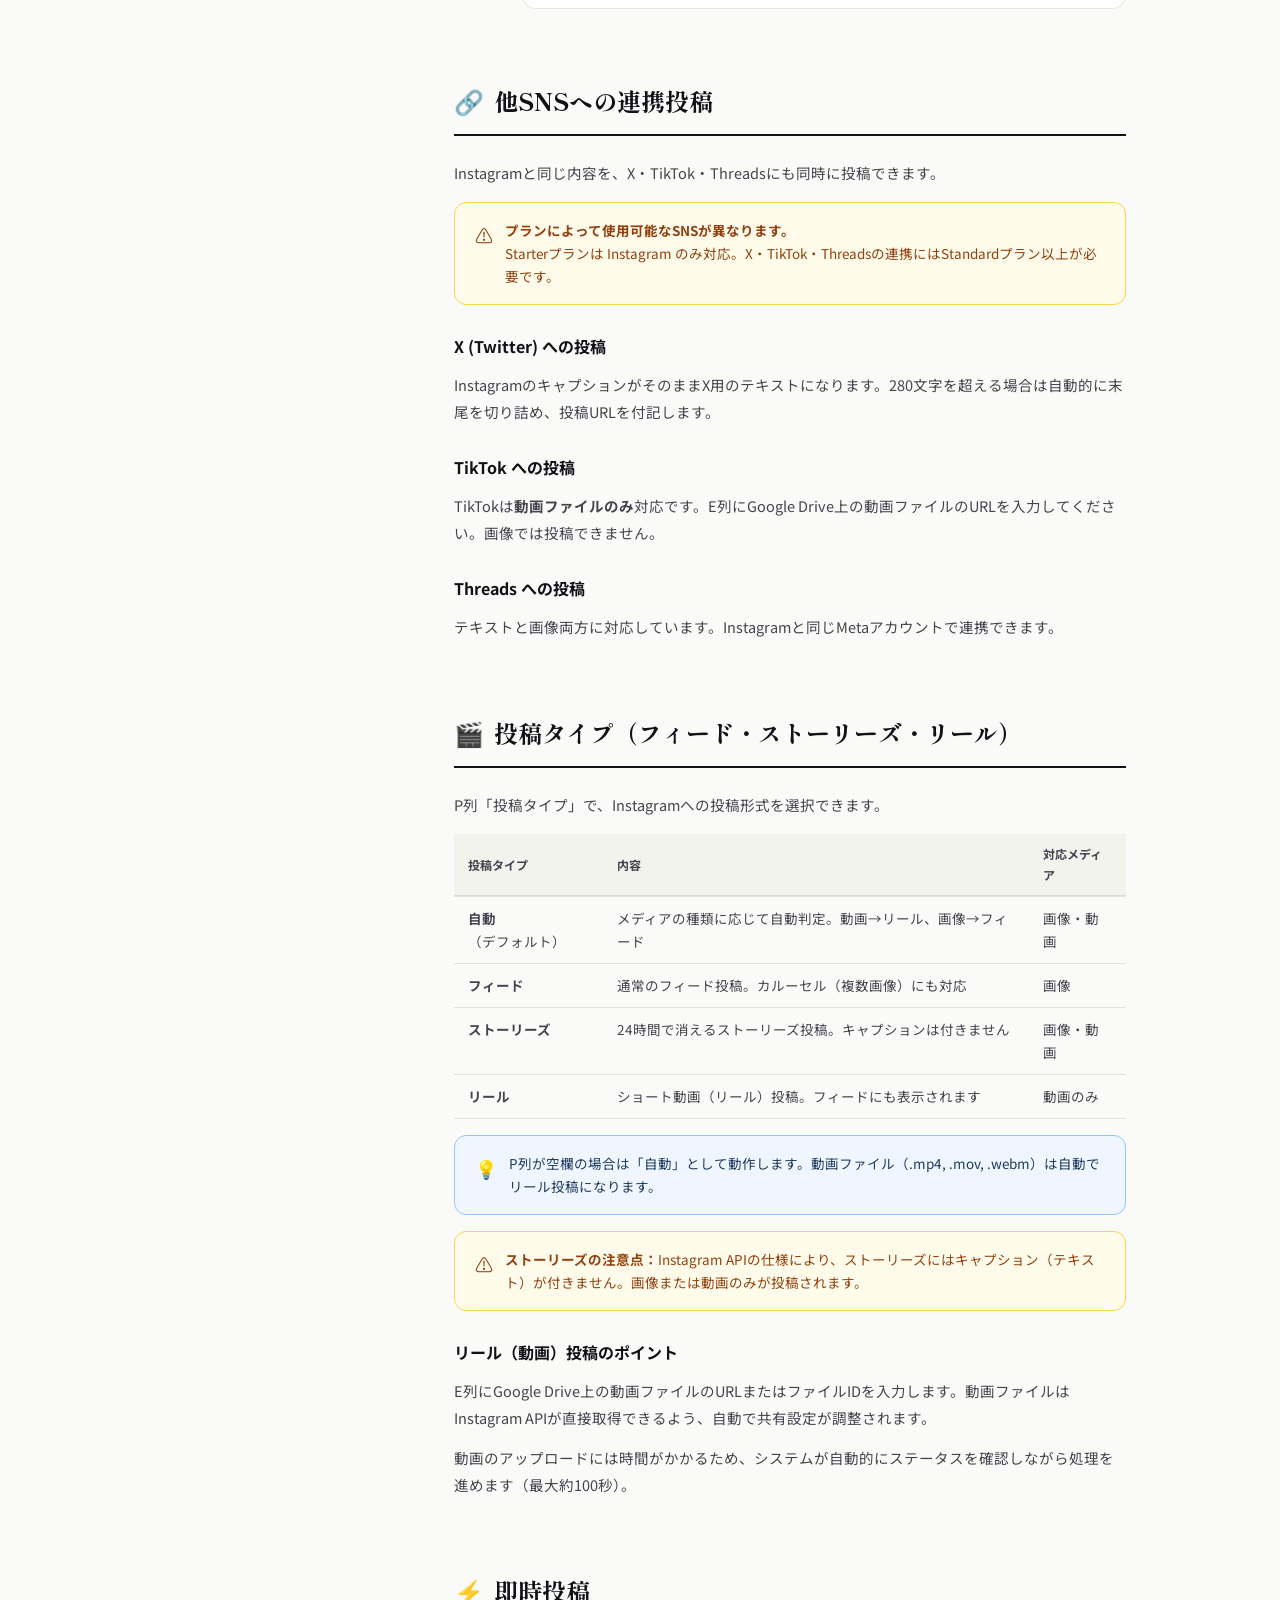
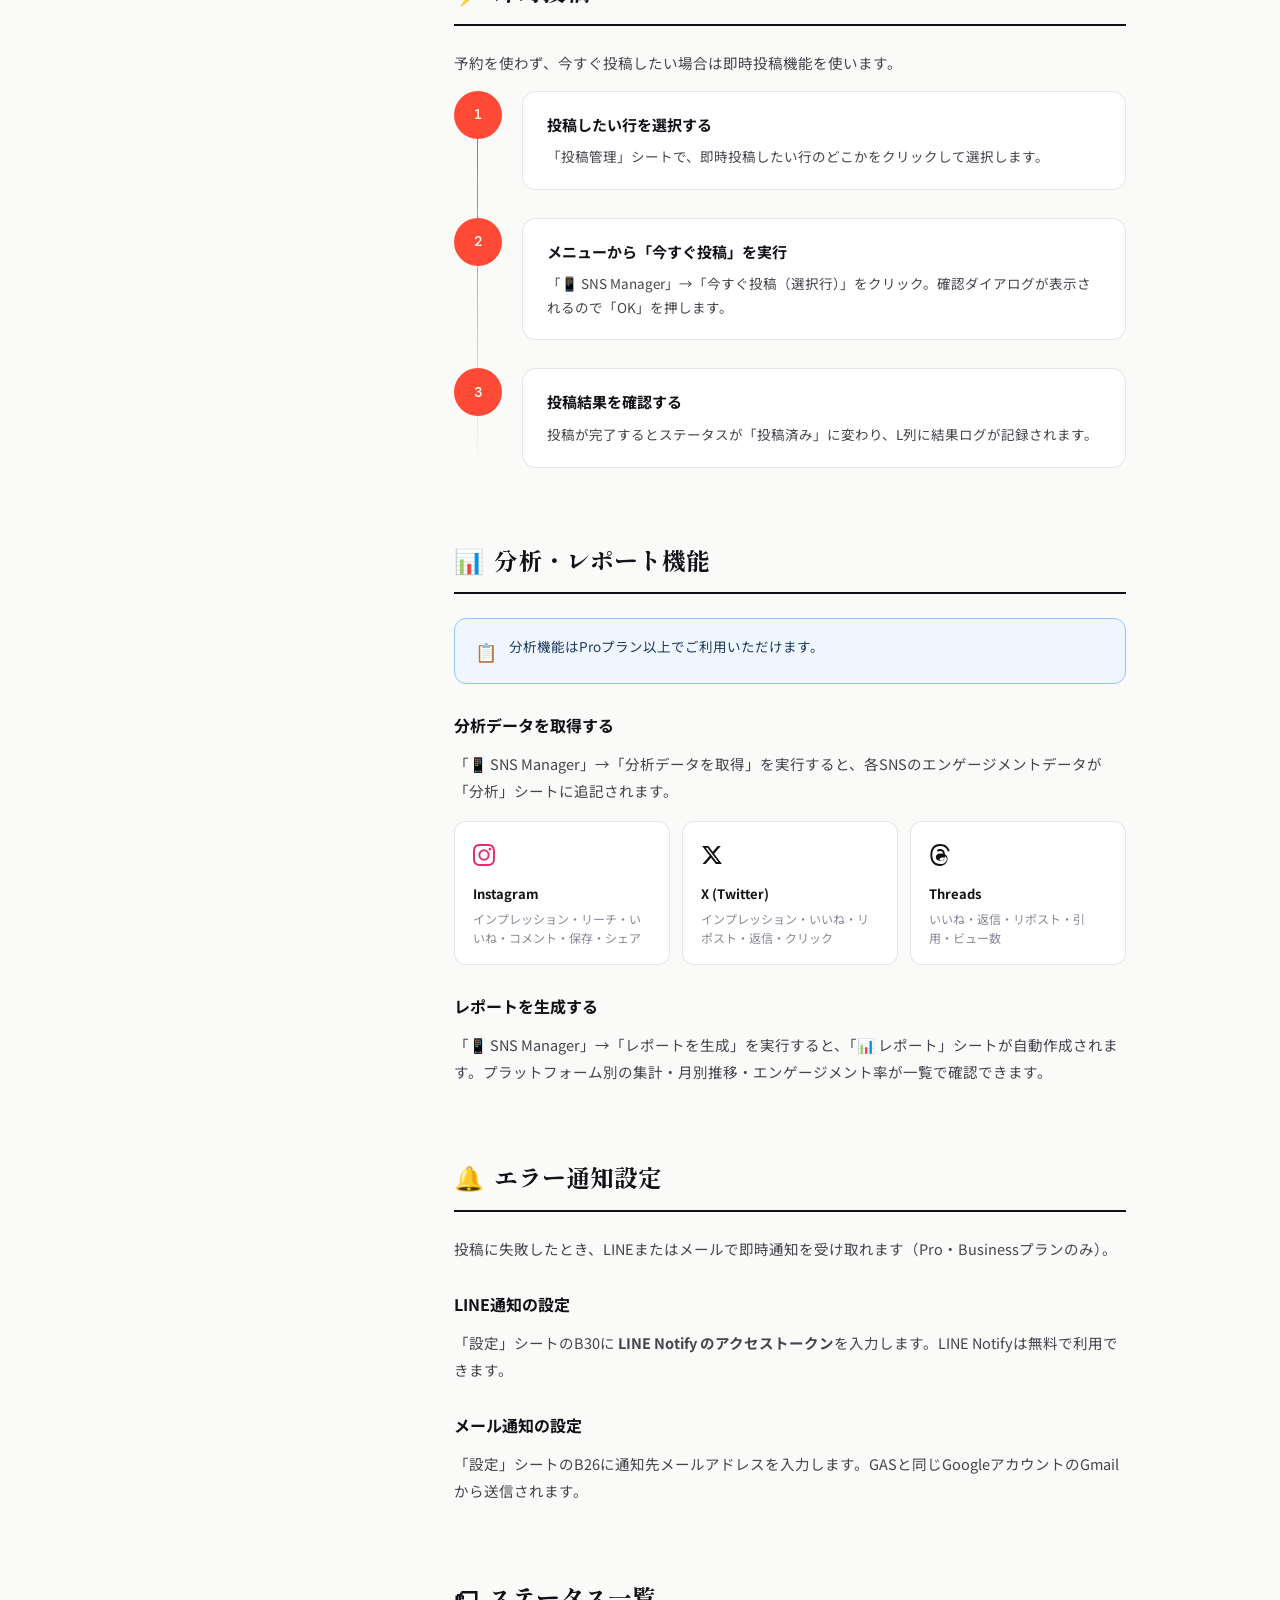
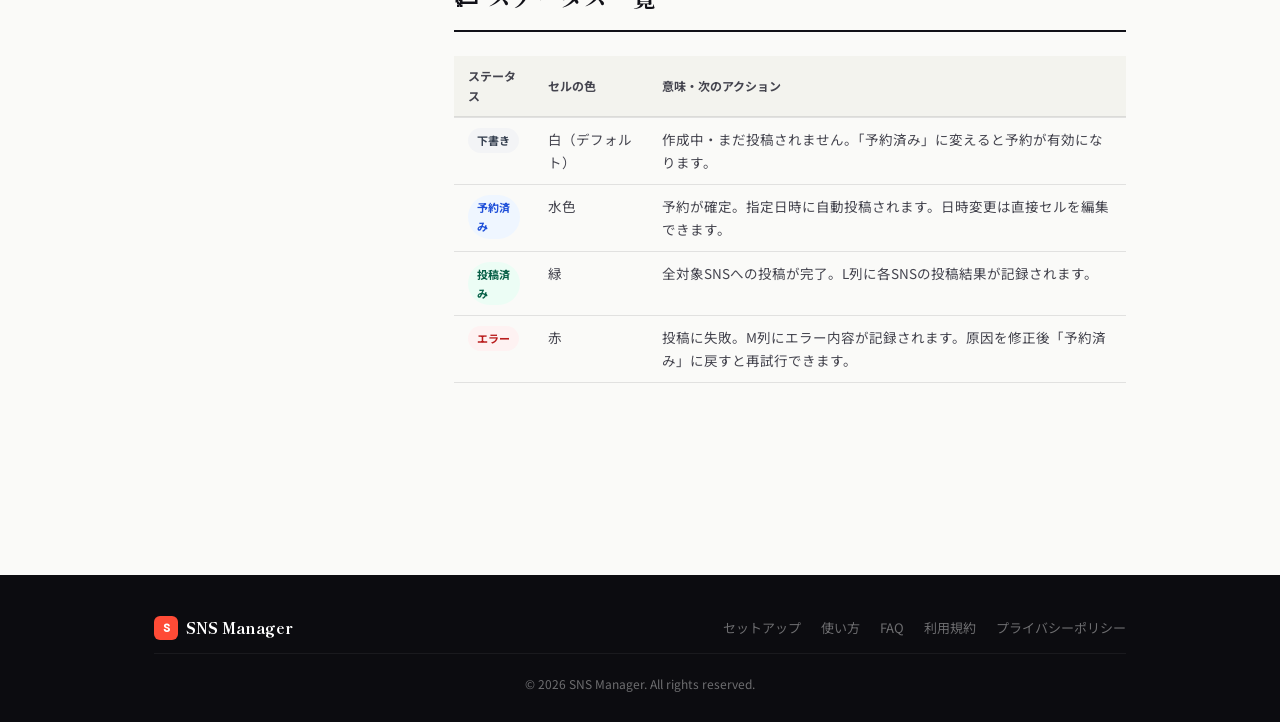
<file: how-to-use.html>
<!DOCTYPE html>
<html lang="ja">
<head>
<meta charset="UTF-8">
<meta name="viewport" content="width=device-width, initial-scale=1.0">
<title>使い方 — SNS Manager</title>
<meta name="description" content="SNS Managerの使い方を詳しく解説。予約投稿・連携投稿・分析機能の操作手順。">
<link rel="preconnect" href="https://fonts.googleapis.com">
<link href="https://fonts.googleapis.com/css2?family=Shippori+Mincho+B1:wght@400;700;800&family=Noto+Sans+JP:wght@300;400;500;700&family=DM+Mono:wght@400;500&display=swap" rel="stylesheet">
<link rel="stylesheet" href="shared.css">
<style>
/* ── layout ── */
.page-wrap{max-width:1100px;margin:0 auto;padding:0 5%;display:grid;grid-template-columns:240px 1fr;gap:60px;align-items:start;padding-top:60px;padding-bottom:120px;}

/* ── sidebar ── */
.sidebar{position:sticky;top:84px;}
.sidebar-title{font-size:11px;font-weight:700;letter-spacing:.1em;text-transform:uppercase;color:var(--ink-soft);margin-bottom:12px;}
.sidebar-nav{list-style:none;display:flex;flex-direction:column;gap:2px;}
.sidebar-nav a{display:flex;align-items:center;gap:8px;font-size:13px;color:var(--ink-mid);padding:7px 10px;border-radius:8px;transition:all .15s;}
.sidebar-nav a:hover{background:var(--paper2);color:var(--ink);}
.sidebar-nav a.active{background:var(--accent-bg);color:var(--accent);font-weight:600;}
.sidebar-nav .nav-icon{font-size:15px;}
.sidebar-sep{height:1px;background:var(--border);margin:8px 0;}

/* ── main content ── */
.content{}
.page-hero{margin-bottom:56px;}
.page-hero h1{font-family:var(--serif);font-size:clamp(28px,3vw,44px);font-weight:800;line-height:1.25;margin-bottom:14px;}
.page-hero p{font-size:16px;color:var(--ink-mid);font-weight:300;line-height:1.8;}

/* ── section ── */
.doc-section{margin-bottom:72px;scroll-margin-top:84px;}
.doc-section h2{font-family:var(--serif);font-size:24px;font-weight:800;margin-bottom:24px;padding-bottom:12px;border-bottom:2px solid var(--ink);display:flex;align-items:center;gap:10px;}
.doc-section h3{font-size:16px;font-weight:700;margin:28px 0 12px;color:var(--ink);}
.doc-section p{font-size:14.5px;color:var(--ink-mid);line-height:1.85;margin-bottom:14px;}
.doc-section ul,.doc-section ol{padding-left:20px;margin-bottom:14px;}
.doc-section li{font-size:14.5px;color:var(--ink-mid);line-height:1.85;margin-bottom:4px;}

/* ── step cards ── */
.steps{display:flex;flex-direction:column;gap:0;position:relative;}
.steps::before{content:'';position:absolute;left:23px;top:48px;bottom:0;width:1px;background:linear-gradient(to bottom,var(--accent),transparent);}
.step-card{display:flex;gap:20px;position:relative;z-index:1;}
.step-card+.step-card{margin-top:28px;}
.step-num{width:48px;height:48px;border-radius:50%;background:var(--accent);color:#fff;display:flex;align-items:center;justify-content:center;font-family:var(--mono);font-size:14px;font-weight:500;flex-shrink:0;}
.step-body{flex:1;background:#fff;border:1.5px solid var(--border);border-radius:14px;padding:20px 24px;}
.step-body h4{font-size:15px;font-weight:700;margin-bottom:8px;color:var(--ink);}
.step-body p{font-size:13.5px;color:var(--ink-mid);line-height:1.75;margin:0;}
.step-body .step-note{margin-top:10px;padding:10px 14px;background:var(--accent-bg);border-radius:8px;font-size:12.5px;color:var(--accent);}
.step-body .step-tip{margin-top:10px;padding:10px 14px;background:#ecfdf5;border-radius:8px;font-size:12.5px;color:#065f46;border:1px solid rgba(6,95,70,.12);}

/* ── sheet map ── */
.sheet-map{background:#fff;border:1.5px solid var(--border);border-radius:var(--r);overflow:hidden;margin:16px 0;}
.sheet-header{background:var(--ink);color:#fff;padding:12px 20px;font-size:13px;font-weight:700;display:flex;align-items:center;gap:8px;}
.sheet-row{display:grid;grid-template-columns:80px 160px 1fr;gap:0;border-bottom:1px solid var(--border);font-size:13px;}
.sheet-row:last-child{border-bottom:none;}
.sheet-row.head{background:var(--paper2);font-weight:700;font-size:12px;color:var(--ink-mid);}
.sheet-cell{padding:10px 16px;border-right:1px solid var(--border);}
.sheet-cell:last-child{border-right:none;color:var(--ink-mid);}
.cell-tag{display:inline-block;font-size:10px;font-weight:700;padding:2px 7px;border-radius:4px;font-family:var(--mono);}
.tag-req{background:#fef2f2;color:#b91c1c;}
.tag-opt{background:#f0fdf4;color:#166534;}
.tag-auto{background:#eff6ff;color:#1d4ed8;}

/* ── code block ── */
.code-block{background:var(--ink);color:#e2e8f0;border-radius:12px;padding:20px 24px;font-family:var(--mono);font-size:13px;line-height:1.7;margin:16px 0;overflow-x:auto;position:relative;}
.code-block .code-label{position:absolute;top:10px;right:14px;font-size:10px;color:rgba(255,255,255,.3);text-transform:uppercase;letter-spacing:.06em;}
.code-comment{color:#6b7a99;}
.code-key{color:#93c5fd;}
.code-val{color:#86efac;}
.code-str{color:#fca5a5;}

/* ── feature grid ── */
.feature-grid{display:grid;grid-template-columns:repeat(3,1fr);gap:12px;margin:16px 0;}
.feature-item{background:#fff;border:1.5px solid var(--border);border-radius:12px;padding:16px 18px;transition:all .2s;}
.feature-item:hover{box-shadow:var(--shadow-sm);transform:translateY(-2px);}
.feature-item-icon{font-size:22px;margin-bottom:8px;}
.feature-item h4{font-size:13px;font-weight:700;margin-bottom:4px;}
.feature-item p{font-size:12px;color:var(--ink-soft);margin:0;line-height:1.6;}

/* ── status table ── */
.status-table{width:100%;border-collapse:collapse;margin:16px 0;font-size:13.5px;}
.status-table th{background:var(--paper2);padding:10px 14px;text-align:left;font-size:12px;font-weight:700;color:var(--ink-mid);border-bottom:2px solid var(--border);}
.status-table td{padding:10px 14px;border-bottom:1px solid var(--border);color:var(--ink-mid);vertical-align:top;}
.status-badge{display:inline-flex;align-items:center;gap:4px;font-size:11px;font-weight:700;padding:3px 9px;border-radius:100px;}
.badge-draft   {background:#f3f4f6;color:#374151;}
.badge-scheduled{background:#eff6ff;color:#1d4ed8;}
.badge-posted  {background:#ecfdf5;color:#065f46;}
.badge-error   {background:#fef2f2;color:#b91c1c;}

/* ── responsive ── */
@media(max-width:860px){
  .page-wrap{grid-template-columns:1fr;padding-top:40px;}
  .sidebar{position:static;display:none;}
  .feature-grid{grid-template-columns:repeat(2,1fr);}
  .sheet-row{grid-template-columns:70px 130px 1fr;}
}
@media(max-width:540px){
  .feature-grid{grid-template-columns:1fr;}
}

</style>
</head>
<body>
<div id="site-header"></div>

<div class="page-wrap">

  <!-- ── sidebar ── -->
  <aside class="sidebar">
    <div class="sidebar-title">目次</div>
    <ul class="sidebar-nav">
      <li><a href="#overview" class="active"><span class="nav-icon">🗺</span>全体の流れ</a></li>
      <li><a href="#setup"><span class="nav-icon">⚙️</span>初期設定</a></li>
      <div class="sidebar-sep"></div>
      <li><a href="#post-basic"><span class="nav-icon">📝</span>投稿を作成する</a></li>
      <li><a href="#schedule"><span class="nav-icon">📅</span>予約投稿</a></li>
      <li><a href="#crosspost"><span class="nav-icon">🔗</span>他SNSへ連携投稿</a></li>
      <li><a href="#instant"><span class="nav-icon">⚡</span>即時投稿</a></li>
      <div class="sidebar-sep"></div>
      <li><a href="#analytics"><span class="nav-icon">📊</span>分析・レポート</a></li>
      <li><a href="#notification"><span class="nav-icon">🔔</span>通知設定</a></li>
      <li><a href="#status"><span class="nav-icon">🏷</span>ステータス一覧</a></li>
    </ul>
  </aside>

  <!-- ── main ── -->
  <main class="content">
    <div class="page-hero reveal">
      <div class="label">How to use</div>
      <h1>SNS Managerの<br>使い方</h1>
      <p>スプレッドシートへの入力から自動投稿まで、<br>操作手順をすべて解説します。</p>
    </div>

    <!-- 全体の流れ -->
    <section class="doc-section reveal" id="overview">
      <h2><span>🗺</span>全体の流れ</h2>
      <p>SNS Managerは <strong>スプレッドシートがすべての操作画面</strong>です。難しいダッシュボードはありません。</p>
      <div class="feature-grid">
        <div class="feature-item">
          <div class="feature-item-icon">📋</div>
          <h4>① シートに入力</h4>
          <p>投稿内容・画像・SNSの選択・予約日時を記入する</p>
        </div>
        <div class="feature-item">
          <div class="feature-item-icon">🕐</div>
          <h4>② ステータスを変更</h4>
          <p>「下書き」→「予約済み」に変えるだけで予約完了</p>
        </div>
        <div class="feature-item">
          <div class="feature-item-icon">🤖</div>
          <h4>③ 自動で投稿</h4>
          <p>5分ごとにチェックして指定日時に自動投稿される</p>
        </div>
      </div>
    </section>

    <!-- 初期設定 -->
    <section class="doc-section reveal" id="setup">
      <h2><span>⚙️</span>初期設定</h2>
      <p>初回のみ必要な設定です。セットアップが完了していない場合は先に<a href="setup-guide.html" style="color:var(--accent);text-decoration:underline;">セットアップガイド</a>を参照してください。</p>

      <div class="steps">
        <div class="step-card">
          <div class="step-num">1</div>
          <div class="step-body">
            <h4>スプレッドシートをコピーする</h4>
            <p>購入後に送付されるURLからスプレッドシートを開き、「ファイル」→「コピーを作成」でご自身のGoogle Driveに保存します。</p>
          </div>
        </div>
        <div class="step-card">
          <div class="step-num">2</div>
          <div class="step-body">
            <h4>ライセンスキーを入力する</h4>
            <p>メニュー「📱 SNS Manager」→「ライセンス認証」を選択。購入後に届いたライセンスキーを入力して認証します。</p>
            <div class="step-tip">✓ キーの形式: XXXX-XXXX-XXXX-XXXX（ハイフン含め19文字）</div>
          </div>
        </div>
        <div class="step-card">
          <div class="step-num">3</div>
          <div class="step-body">
            <h4>各SNSのAPIキーを設定シートに入力する</h4>
            <p>「設定」シートを開き、利用するSNSのAPIキーをB列に入力します。取得方法は<a href="setup-guide.html" style="color:var(--accent);">セットアップガイド</a>を参照してください。</p>
          </div>
        </div>
        <div class="step-card">
          <div class="step-num">4</div>
          <div class="step-body">
            <h4>トリガーを有効化する</h4>
            <p>メニュー「📱 SNS Manager」→「トリガーを設定」を実行。5分ごとの自動チェックが開始されます。</p>
            <div class="step-note">⚠ GASの初回実行時に「権限の確認」が表示されます。「詳細」→「（プロジェクト名）に移動」→「許可」で進めてください。</div>
          </div>
        </div>
      </div>
    </section>

    <!-- 投稿を作成する -->
    <section class="doc-section reveal" id="post-basic">
      <h2><span>📝</span>投稿を作成する</h2>
      <p>「投稿管理」シートに必要事項を入力します。各列の意味は以下の通りです。</p>

      <div class="sheet-map">
        <div class="sheet-header">📋 投稿管理シート — 列の説明</div>
        <div class="sheet-row head">
          <div class="sheet-cell">列</div>
          <div class="sheet-cell">項目名</div>
          <div class="sheet-cell">説明</div>
        </div>
        <div class="sheet-row">
          <div class="sheet-cell"><span style="font-family:var(--mono);font-size:12px;">A</span></div>
          <div class="sheet-cell">ID</div>
          <div class="sheet-cell"><span class="cell-tag tag-auto">自動</span> 投稿の一意識別子。自動生成されます。</div>
        </div>
        <div class="sheet-row">
          <div class="sheet-cell"><span style="font-family:var(--mono);font-size:12px;">B</span></div>
          <div class="sheet-cell">投稿タイトル</div>
          <div class="sheet-cell"><span class="cell-tag tag-opt">任意</span> 管理用のタイトル（投稿には使用されません）。</div>
        </div>
        <div class="sheet-row">
          <div class="sheet-cell"><span style="font-family:var(--mono);font-size:12px;">C</span></div>
          <div class="sheet-cell">キャプション</div>
          <div class="sheet-cell"><span class="cell-tag tag-req">必須</span> 投稿本文。各SNSに送信されるテキストです。</div>
        </div>
        <div class="sheet-row">
          <div class="sheet-cell"><span style="font-family:var(--mono);font-size:12px;">D</span></div>
          <div class="sheet-cell">ハッシュタグ</div>
          <div class="sheet-cell"><span class="cell-tag tag-opt">任意</span> キャプションの末尾に自動追加されます。</div>
        </div>
        <div class="sheet-row">
          <div class="sheet-cell"><span style="font-family:var(--mono);font-size:12px;">E</span></div>
          <div class="sheet-cell">画像URL/ドライブID</div>
          <div class="sheet-cell"><span class="cell-tag tag-req">必須</span> Google DriveのURLまたはファイルID。複数画像はカンマ区切りでカルーセル投稿。動画URLでリール/ストーリーズにも対応。</div>
        </div>
        <div class="sheet-row">
          <div class="sheet-cell"><span style="font-family:var(--mono);font-size:12px;">F</span></div>
          <div class="sheet-cell">予約日時</div>
          <div class="sheet-cell"><span class="cell-tag tag-req">必須</span> 例: 2026/03/15 14:30 （5分刻みで指定）</div>
        </div>
        <div class="sheet-row">
          <div class="sheet-cell"><span style="font-family:var(--mono);font-size:12px;">G</span></div>
          <div class="sheet-cell">ステータス</div>
          <div class="sheet-cell"><span class="cell-tag tag-req">必須</span> 下書き / 予約済み / 投稿済み / エラー / キャンセル</div>
        </div>
        <div class="sheet-row">
          <div class="sheet-cell"><span style="font-family:var(--mono);font-size:12px;">H〜K</span></div>
          <div class="sheet-cell">SNSチェック</div>
          <div class="sheet-cell"><span class="cell-tag tag-opt">任意</span> H=Instagram, I=X, J=TikTok, K=Threads。✓ を入れると投稿対象になります。</div>
        </div>
        <div class="sheet-row">
          <div class="sheet-cell"><span style="font-family:var(--mono);font-size:12px;">L〜O</span></div>
          <div class="sheet-cell">結果・日時</div>
          <div class="sheet-cell"><span class="cell-tag tag-auto">自動</span> L=投稿結果, M=エラー内容, N=作成日時, O=更新日時。自動で記録されます。</div>
        </div>
        <div class="sheet-row">
          <div class="sheet-cell"><span style="font-family:var(--mono);font-size:12px;">P</span></div>
          <div class="sheet-cell">投稿タイプ</div>
          <div class="sheet-cell"><span class="cell-tag tag-opt">任意</span> 自動 / フィード / ストーリーズ / リール。空欄は「自動」（動画→リール、画像→フィード）。</div>
        </div>
      </div>

      <h3>画像をGoogle Driveから使う</h3>
      <p>Google Drive上の画像のリンクを「共有」→「リンクをコピー」でコピーして貼り付けます。ファイルの公開設定は自動で処理されます。</p>
      <div class="info-box note">
        <span class="info-icon">💡</span>
        <div>「リンクを知っている全員」に共有設定を変更しなくても問題ありません。GASが自動で一時的にアクセス可能な状態にしてからAPIに送信します。</div>
      </div>
    </section>

    <!-- 予約投稿 -->
    <section class="doc-section reveal" id="schedule">
      <h2><span>📅</span>予約投稿</h2>
      <div class="steps">
        <div class="step-card">
          <div class="step-num">1</div>
          <div class="step-body">
            <h4>投稿内容・画像・SNSを入力する</h4>
            <p>「投稿管理」シートにキャプション・画像URL・投稿するSNSのチェックを入力します。</p>
          </div>
        </div>
        <div class="step-card">
          <div class="step-num">2</div>
          <div class="step-body">
            <h4>予約日時を入力する</h4>
            <p>F列に投稿したい日時を入力します。例: <code style="font-family:var(--mono);background:var(--paper2);padding:2px 6px;border-radius:4px;">2026/06/15 09:00</code></p>
          </div>
        </div>
        <div class="step-card">
          <div class="step-num">3</div>
          <div class="step-body">
            <h4>ステータスを「予約済み」に変更する</h4>
            <p>G列のステータスを「予約済み」に変えると予約完了です。あとはシステムが5分ごとに確認し、指定日時に自動投稿します。</p>
            <div class="step-tip">✓ 投稿後はステータスが「投稿済み」に自動更新され、セルが緑色になります。</div>
          </div>
        </div>
      </div>
    </section>

    <!-- 他SNS連携 -->
    <section class="doc-section reveal" id="crosspost">
      <h2><span>🔗</span>他SNSへの連携投稿</h2>
      <p>Instagramと同じ内容を、X・TikTok・Threadsにも同時に投稿できます。</p>
      <div class="info-box warn">
        <span class="info-icon">⚠️</span>
        <div><strong>プランによって使用可能なSNSが異なります。</strong><br>Starterプランは Instagram のみ対応。X・TikTok・Threadsの連携にはStandardプラン以上が必要です。</div>
      </div>
      <h3>X (Twitter) への投稿</h3>
      <p>InstagramのキャプションがそのままX用のテキストになります。280文字を超える場合は自動的に末尾を切り詰め、投稿URLを付記します。</p>
      <h3>TikTok への投稿</h3>
      <p>TikTokは<strong>動画ファイルのみ</strong>対応です。E列にGoogle Drive上の動画ファイルのURLを入力してください。画像では投稿できません。</p>
      <h3>Threads への投稿</h3>
      <p>テキストと画像両方に対応しています。Instagramと同じMetaアカウントで連携できます。</p>
    </section>

    <!-- 投稿タイプ -->
    <section class="doc-section reveal" id="post-type">
      <h2><span>🎬</span>投稿タイプ（フィード・ストーリーズ・リール）</h2>
      <p>P列「投稿タイプ」で、Instagramへの投稿形式を選択できます。</p>
      <table class="status-table">
        <thead>
          <tr>
            <th>投稿タイプ</th>
            <th>内容</th>
            <th>対応メディア</th>
          </tr>
        </thead>
        <tbody>
          <tr><td><strong>自動</strong>（デフォルト）</td><td>メディアの種類に応じて自動判定。動画→リール、画像→フィード</td><td>画像・動画</td></tr>
          <tr><td><strong>フィード</strong></td><td>通常のフィード投稿。カルーセル（複数画像）にも対応</td><td>画像</td></tr>
          <tr><td><strong>ストーリーズ</strong></td><td>24時間で消えるストーリーズ投稿。キャプションは付きません</td><td>画像・動画</td></tr>
          <tr><td><strong>リール</strong></td><td>ショート動画（リール）投稿。フィードにも表示されます</td><td>動画のみ</td></tr>
        </tbody>
      </table>
      <div class="info-box note">
        <span class="info-icon">💡</span>
        <div>P列が空欄の場合は「自動」として動作します。動画ファイル（.mp4, .mov, .webm）は自動でリール投稿になります。</div>
      </div>
      <div class="info-box warn">
        <span class="info-icon">⚠️</span>
        <div><strong>ストーリーズの注意点：</strong>Instagram APIの仕様により、ストーリーズにはキャプション（テキスト）が付きません。画像または動画のみが投稿されます。</div>
      </div>
      <h3>リール（動画）投稿のポイント</h3>
      <p>E列にGoogle Drive上の動画ファイルのURLまたはファイルIDを入力します。動画ファイルはInstagram APIが直接取得できるよう、自動で共有設定が調整されます。</p>
      <p>動画のアップロードには時間がかかるため、システムが自動的にステータスを確認しながら処理を進めます（最大約100秒）。</p>
    </section>

    <!-- 即時投稿 -->
    <section class="doc-section reveal" id="instant">
      <h2><span>⚡</span>即時投稿</h2>
      <p>予約を使わず、今すぐ投稿したい場合は即時投稿機能を使います。</p>
      <div class="steps">
        <div class="step-card">
          <div class="step-num">1</div>
          <div class="step-body">
            <h4>投稿したい行を選択する</h4>
            <p>「投稿管理」シートで、即時投稿したい行のどこかをクリックして選択します。</p>
          </div>
        </div>
        <div class="step-card">
          <div class="step-num">2</div>
          <div class="step-body">
            <h4>メニューから「今すぐ投稿」を実行</h4>
            <p>「📱 SNS Manager」→「今すぐ投稿（選択行）」をクリック。確認ダイアログが表示されるので「OK」を押します。</p>
          </div>
        </div>
        <div class="step-card">
          <div class="step-num">3</div>
          <div class="step-body">
            <h4>投稿結果を確認する</h4>
            <p>投稿が完了するとステータスが「投稿済み」に変わり、L列に結果ログが記録されます。</p>
          </div>
        </div>
      </div>
    </section>

    <!-- 分析 -->
    <section class="doc-section reveal" id="analytics">
      <h2><span>📊</span>分析・レポート機能</h2>
      <div class="info-box note">
        <span class="info-icon">📋</span>
        <div>分析機能はProプラン以上でご利用いただけます。</div>
      </div>
      <h3>分析データを取得する</h3>
      <p>「📱 SNS Manager」→「分析データを取得」を実行すると、各SNSのエンゲージメントデータが「分析」シートに追記されます。</p>
      <div class="feature-grid">
        <div class="feature-item">
          <div class="feature-item-icon"><svg viewBox="0 0 24 24" fill="#e1306c" width="22" height="22"><path d="M12 2.163c3.204 0 3.584.012 4.85.07 3.252.148 4.771 1.691 4.919 4.919.058 1.265.069 1.645.069 4.849 0 3.205-.012 3.584-.069 4.849-.149 3.225-1.664 4.771-4.919 4.919-1.266.058-1.644.07-4.85.07-3.204 0-3.584-.012-4.849-.07-3.26-.149-4.771-1.699-4.919-4.92-.058-1.265-.07-1.644-.07-4.849 0-3.204.013-3.583.07-4.849.149-3.227 1.664-4.771 4.919-4.919 1.266-.057 1.645-.069 4.849-.069zM12 0C8.741 0 8.333.014 7.053.072 2.695.272.273 2.69.073 7.052.014 8.333 0 8.741 0 12c0 3.259.014 3.668.072 4.948.2 4.358 2.618 6.78 6.98 6.98C8.333 23.986 8.741 24 12 24c3.259 0 3.668-.014 4.948-.072 4.354-.2 6.782-2.618 6.979-6.98.059-1.28.073-1.689.073-4.948 0-3.259-.014-3.667-.072-4.947-.196-4.354-2.617-6.78-6.979-6.98C15.668.014 15.259 0 12 0zm0 5.838a6.162 6.162 0 100 12.324 6.162 6.162 0 000-12.324zM12 16a4 4 0 110-8 4 4 0 010 8zm6.406-11.845a1.44 1.44 0 100 2.881 1.44 1.44 0 000-2.881z"/></svg></div>
          <h4>Instagram</h4>
          <p>インプレッション・リーチ・いいね・コメント・保存・シェア</p>
        </div>
        <div class="feature-item">
          <div class="feature-item-icon"><svg viewBox="0 0 24 24" fill="#111" width="22" height="22"><path d="M18.244 2.25h3.308l-7.227 8.26 8.502 11.24H16.17l-5.214-6.817L4.99 21.75H1.68l7.73-8.835L1.254 2.25H8.08l4.713 6.231zm-1.161 17.52h1.833L7.084 4.126H5.117z"/></svg></div>
          <h4>X (Twitter)</h4>
          <p>インプレッション・いいね・リポスト・返信・クリック</p>
        </div>
        <div class="feature-item">
          <div class="feature-item-icon"><svg viewBox="0 0 24 24" fill="#111" width="22" height="22"><path d="M12.186 24h-.007c-3.581-.024-6.334-1.205-8.184-3.509C2.35 18.44 1.5 15.586 1.472 12.01v-.017c.03-3.579.879-6.43 2.525-8.482C5.845 1.205 8.6.024 12.18 0h.014c2.746.02 5.043.725 6.826 2.098 1.677 1.29 2.858 3.13 3.509 5.467l-2.04.569c-1.104-3.96-3.898-5.984-8.304-6.015-2.91.022-5.11.936-6.54 2.717C4.307 6.504 3.616 8.914 3.589 12c.027 3.086.718 5.496 2.057 7.164 1.43 1.783 3.631 2.698 6.54 2.717 2.623-.02 4.358-.631 5.8-2.045 1.647-1.613 1.618-3.593 1.09-4.798-.31-.71-.873-1.3-1.634-1.75-.192 1.352-.622 2.446-1.284 3.272-.886 1.102-2.14 1.704-3.73 1.79-1.202.065-2.361-.218-3.259-.801-1.063-.689-1.685-1.74-1.752-2.96-.065-1.17.408-2.254 1.332-3.052.85-.734 2.032-1.166 3.42-1.248 1.177-.07 2.262.058 3.233.38-.07-.846-.319-1.53-.744-2.033-.538-.636-1.397-.975-2.484-1.015h-.028c-.89.022-1.638.283-2.225.774l-1.378-1.55c.937-.833 2.13-1.29 3.548-1.347h.063c1.696.053 3.01.611 3.907 1.66.782.916 1.206 2.126 1.262 3.597l.009.321c.758.458 1.39 1.053 1.876 1.767.69 1.016 1.035 2.24 1.006 3.564-.04 1.818-.744 3.512-2.034 4.898-1.725 1.852-4.154 2.834-7.226 2.92zm-.635-7.763c-.04.697.263 1.217.88 1.578.552.322 1.2.437 1.837.405.88-.048 1.565-.378 2.037-1.015.414-.56.69-1.272.83-2.127-.836-.261-1.758-.378-2.737-.347-.927.03-1.667.26-2.153.665-.396.33-.673.808-.694 1.341z"/></svg></div>
          <h4>Threads</h4>
          <p>いいね・返信・リポスト・引用・ビュー数</p>
        </div>
      </div>
      <h3>レポートを生成する</h3>
      <p>「📱 SNS Manager」→「レポートを生成」を実行すると、「📊 レポート」シートが自動作成されます。プラットフォーム別の集計・月別推移・エンゲージメント率が一覧で確認できます。</p>
    </section>

    <!-- 通知設定 -->
    <section class="doc-section reveal" id="notification">
      <h2><span>🔔</span>エラー通知設定</h2>
      <p>投稿に失敗したとき、LINEまたはメールで即時通知を受け取れます（Pro・Businessプランのみ）。</p>
      <h3>LINE通知の設定</h3>
      <p>「設定」シートのB30に <strong>LINE Notify のアクセストークン</strong>を入力します。LINE Notifyは無料で利用できます。</p>
      <h3>メール通知の設定</h3>
      <p>「設定」シートのB26に通知先メールアドレスを入力します。GASと同じGoogleアカウントのGmailから送信されます。</p>
    </section>

    <!-- ステータス一覧 -->
    <section class="doc-section reveal" id="status">
      <h2><span>🏷</span>ステータス一覧</h2>
      <table class="status-table">
        <thead>
          <tr>
            <th>ステータス</th>
            <th>セルの色</th>
            <th>意味・次のアクション</th>
          </tr>
        </thead>
        <tbody>
          <tr>
            <td><span class="status-badge badge-draft">下書き</span></td>
            <td>白（デフォルト）</td>
            <td>作成中・まだ投稿されません。「予約済み」に変えると予約が有効になります。</td>
          </tr>
          <tr>
            <td><span class="status-badge badge-scheduled">予約済み</span></td>
            <td>水色</td>
            <td>予約が確定。指定日時に自動投稿されます。日時変更は直接セルを編集できます。</td>
          </tr>
          <tr>
            <td><span class="status-badge badge-posted">投稿済み</span></td>
            <td>緑</td>
            <td>全対象SNSへの投稿が完了。L列に各SNSの投稿結果が記録されます。</td>
          </tr>
          <tr>
            <td><span class="status-badge badge-error">エラー</span></td>
            <td>赤</td>
            <td>投稿に失敗。M列にエラー内容が記録されます。原因を修正後「予約済み」に戻すと再試行できます。</td>
          </tr>
        </tbody>
      </table>
    </section>

  </main>
</div>

<div id="site-footer"></div>

<script src="shared.js"></script>
<script>
// sidebar active state
const sections=document.querySelectorAll('.doc-section');
const navLinks=document.querySelectorAll('.sidebar-nav a');
const io=new IntersectionObserver(entries=>{
  entries.forEach(e=>{
    if(e.isIntersecting){
      navLinks.forEach(a=>a.classList.remove('active'));
      const link=document.querySelector(`.sidebar-nav a[href="#${e.target.id}"]`);
      if(link)link.classList.add('active');
    }
  });
},{threshold:0.4});
sections.forEach(s=>io.observe(s));
</script>
</body>
</html>
</file>
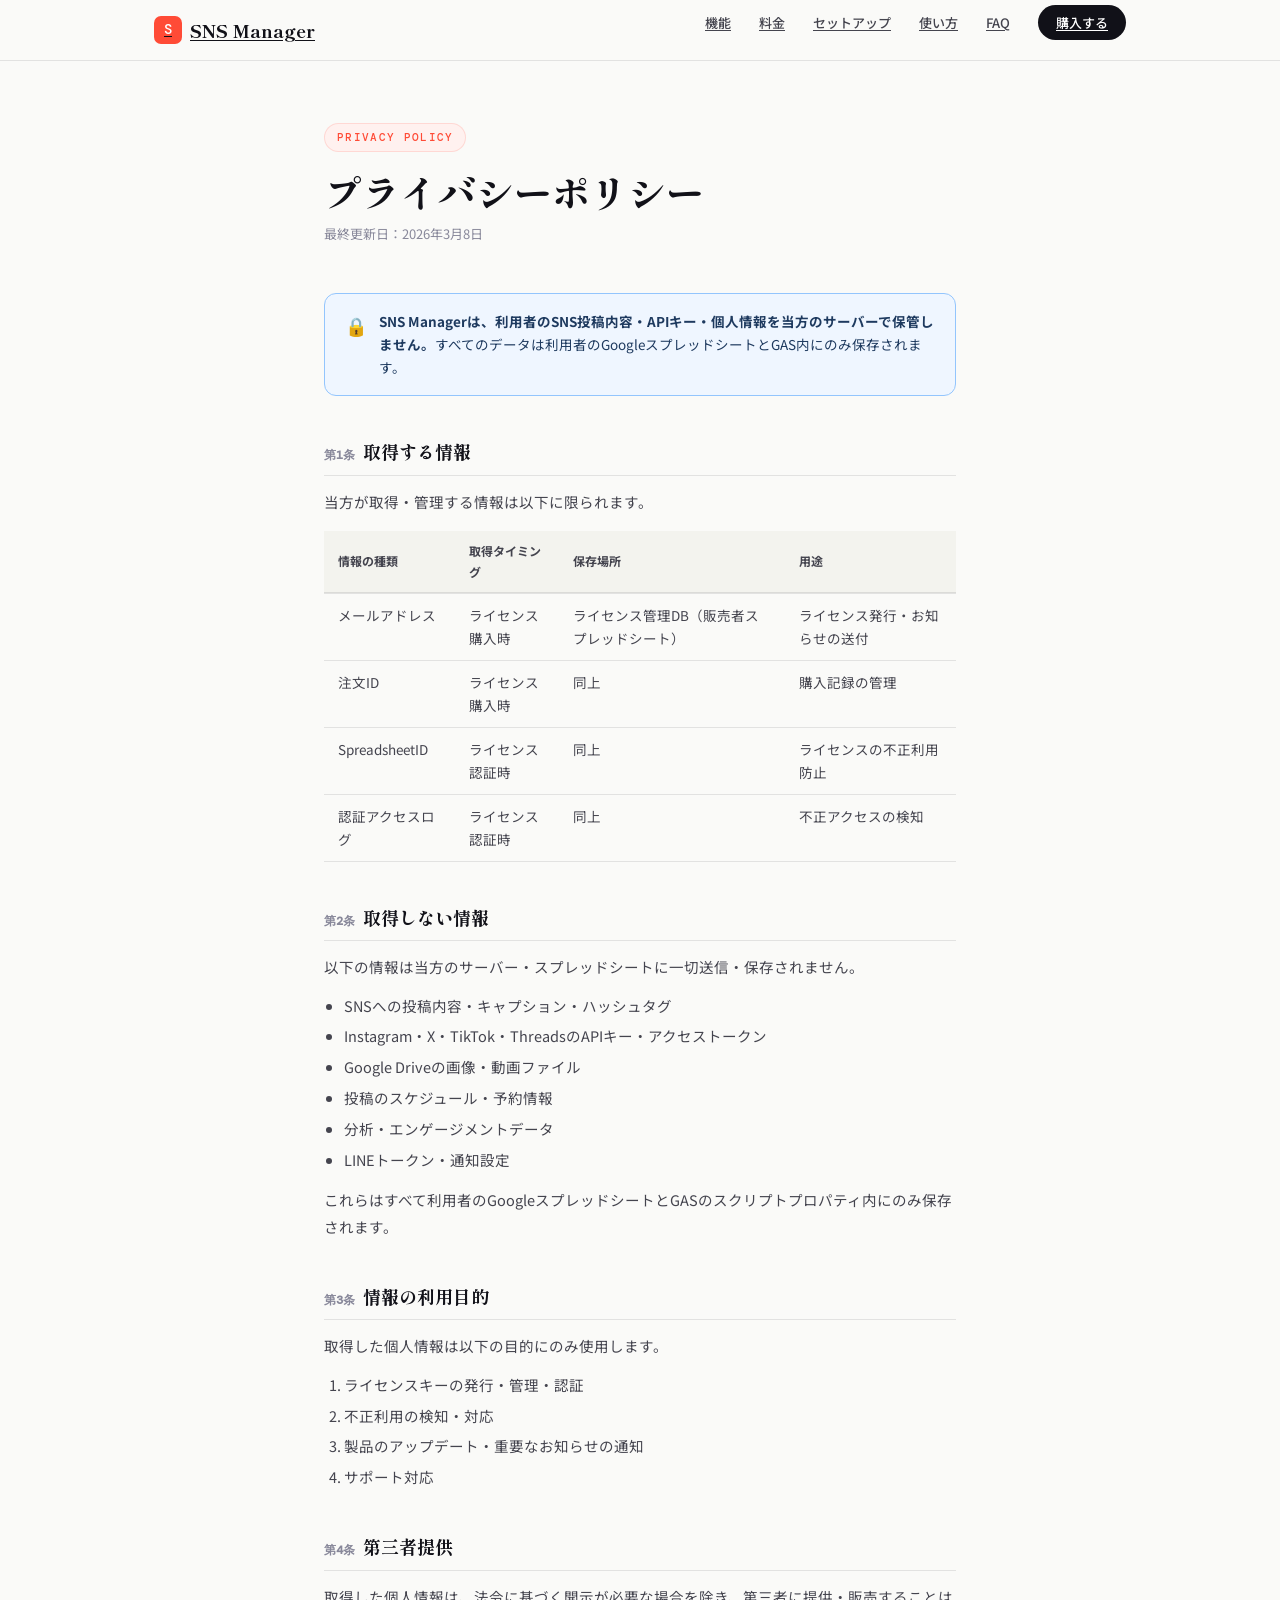
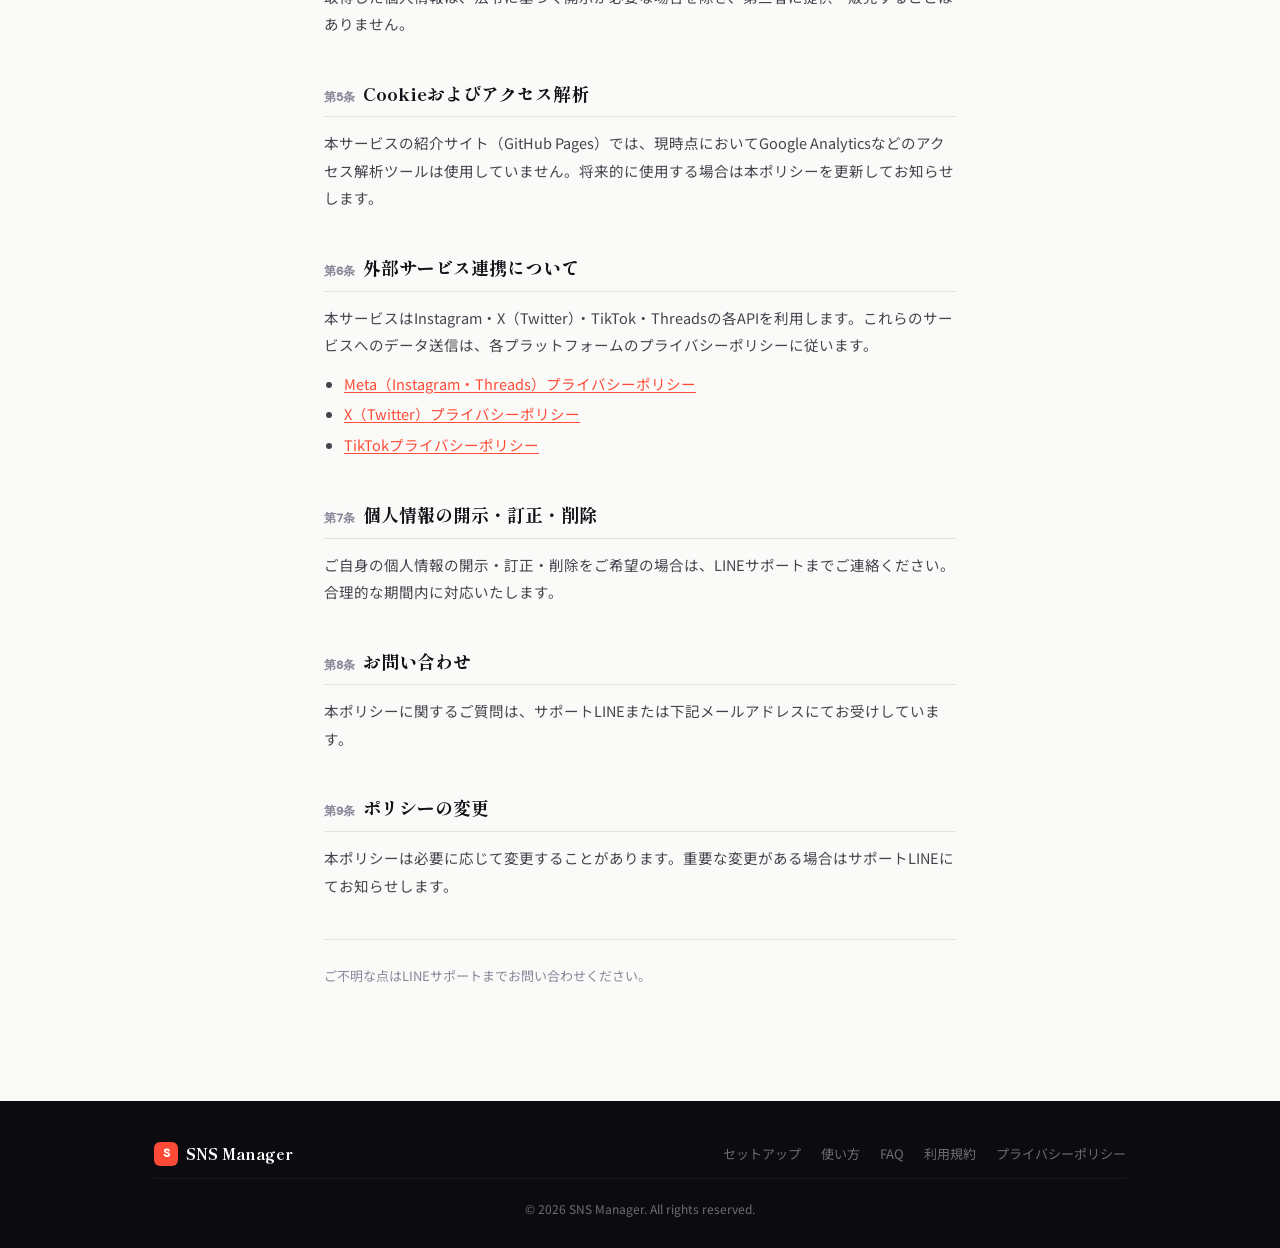
<file: privacy.html>
<!DOCTYPE html>
<html lang="ja">
<head>
<meta charset="UTF-8">
<meta name="viewport" content="width=device-width, initial-scale=1.0">
<title>プライバシーポリシー — SNS Manager</title>
<link rel="preconnect" href="https://fonts.googleapis.com">
<link href="https://fonts.googleapis.com/css2?family=Shippori+Mincho+B1:wght@400;700;800&family=Noto+Sans+JP:wght@300;400;500;700&family=DM+Mono:wght@400;500&display=swap" rel="stylesheet">
<link rel="stylesheet" href="shared.css">
<style>
a{color:var(--accent);text-decoration:underline;text-underline-offset:2px;}
.main{max-width:760px;margin:0 auto;padding:60px 5% 100px;}
h1{font-family:var(--serif);font-size:clamp(26px,3vw,38px);font-weight:800;line-height:1.25;margin-bottom:8px;}
.meta{font-size:13px;color:var(--ink-soft);margin-bottom:48px;}
h2{font-family:var(--serif);font-size:18px;font-weight:800;margin:40px 0 12px;padding-bottom:8px;border-bottom:1.5px solid var(--border);}
h2 .article-num{font-family:var(--mono);font-size:12px;color:var(--ink-soft);margin-right:8px;}
p{font-size:14.5px;color:var(--ink-mid);line-height:1.9;margin-bottom:12px;}
ol,ul{padding-left:20px;margin-bottom:12px;}
li{font-size:14.5px;color:var(--ink-mid);line-height:1.85;margin-bottom:4px;}
table{width:100%;border-collapse:collapse;margin:16px 0;font-size:13.5px;}
table th{background:var(--paper2);padding:10px 14px;text-align:left;font-size:12px;font-weight:700;color:var(--ink-mid);border-bottom:2px solid var(--border);}
table td{padding:10px 14px;border-bottom:1px solid var(--border);color:var(--ink-mid);vertical-align:top;}
</style>
</head>
<body>
<div id="site-header"></div>

<main class="main">
  <div class="label">Privacy Policy</div>
  <h1>プライバシーポリシー</h1>
  <div class="meta">最終更新日：2026年3月8日</div>

  <div class="info-box note">
    <span style="font-size:18px;flex-shrink:0;">🔒</span>
    <div><strong>SNS Managerは、利用者のSNS投稿内容・APIキー・個人情報を当方のサーバーで保管しません。</strong>すべてのデータは利用者のGoogleスプレッドシートとGAS内にのみ保存されます。</div>
  </div>

  <h2><span class="article-num">第1条</span>取得する情報</h2>
  <p>当方が取得・管理する情報は以下に限られます。</p>
  <table>
    <thead><tr><th>情報の種類</th><th>取得タイミング</th><th>保存場所</th><th>用途</th></tr></thead>
    <tbody>
      <tr><td>メールアドレス</td><td>ライセンス購入時</td><td>ライセンス管理DB（販売者スプレッドシート）</td><td>ライセンス発行・お知らせの送付</td></tr>
      <tr><td>注文ID</td><td>ライセンス購入時</td><td>同上</td><td>購入記録の管理</td></tr>
      <tr><td>SpreadsheetID</td><td>ライセンス認証時</td><td>同上</td><td>ライセンスの不正利用防止</td></tr>
      <tr><td>認証アクセスログ</td><td>ライセンス認証時</td><td>同上</td><td>不正アクセスの検知</td></tr>
    </tbody>
  </table>

  <h2><span class="article-num">第2条</span>取得しない情報</h2>
  <p>以下の情報は当方のサーバー・スプレッドシートに一切送信・保存されません。</p>
  <ul>
    <li>SNSへの投稿内容・キャプション・ハッシュタグ</li>
    <li>Instagram・X・TikTok・ThreadsのAPIキー・アクセストークン</li>
    <li>Google Driveの画像・動画ファイル</li>
    <li>投稿のスケジュール・予約情報</li>
    <li>分析・エンゲージメントデータ</li>
    <li>LINEトークン・通知設定</li>
  </ul>
  <p>これらはすべて利用者のGoogleスプレッドシートとGASのスクリプトプロパティ内にのみ保存されます。</p>

  <h2><span class="article-num">第3条</span>情報の利用目的</h2>
  <p>取得した個人情報は以下の目的にのみ使用します。</p>
  <ol>
    <li>ライセンスキーの発行・管理・認証</li>
    <li>不正利用の検知・対応</li>
    <li>製品のアップデート・重要なお知らせの通知</li>
    <li>サポート対応</li>
  </ol>

  <h2><span class="article-num">第4条</span>第三者提供</h2>
  <p>取得した個人情報は、法令に基づく開示が必要な場合を除き、第三者に提供・販売することはありません。</p>

  <h2><span class="article-num">第5条</span>Cookieおよびアクセス解析</h2>
  <p>本サービスの紹介サイト（GitHub Pages）では、現時点においてGoogle Analyticsなどのアクセス解析ツールは使用していません。将来的に使用する場合は本ポリシーを更新してお知らせします。</p>

  <h2><span class="article-num">第6条</span>外部サービス連携について</h2>
  <p>本サービスはInstagram・X（Twitter）・TikTok・Threadsの各APIを利用します。これらのサービスへのデータ送信は、各プラットフォームのプライバシーポリシーに従います。</p>
  <ul>
    <li><a href="https://privacycenter.instagram.com/policy" target="_blank">Meta（Instagram・Threads）プライバシーポリシー</a></li>
    <li><a href="https://twitter.com/ja/privacy" target="_blank">X（Twitter）プライバシーポリシー</a></li>
    <li><a href="https://www.tiktok.com/legal/page/row/privacy-policy/ja-JP" target="_blank">TikTokプライバシーポリシー</a></li>
  </ul>

  <h2><span class="article-num">第7条</span>個人情報の開示・訂正・削除</h2>
  <p>ご自身の個人情報の開示・訂正・削除をご希望の場合は、LINEサポートまでご連絡ください。合理的な期間内に対応いたします。</p>

  <h2><span class="article-num">第8条</span>お問い合わせ</h2>
  <p>本ポリシーに関するご質問は、サポートLINEまたは下記メールアドレスにてお受けしています。</p>

  <h2><span class="article-num">第9条</span>ポリシーの変更</h2>
  <p>本ポリシーは必要に応じて変更することがあります。重要な変更がある場合はサポートLINEにてお知らせします。</p>

  <p style="margin-top:40px;padding-top:24px;border-top:1px solid var(--border);font-size:13px;color:var(--ink-soft);">ご不明な点はLINEサポートまでお問い合わせください。</p>
</main>

<div id="site-footer"></div>
<script src="shared.js"></script>
</body>
</html>
</file>
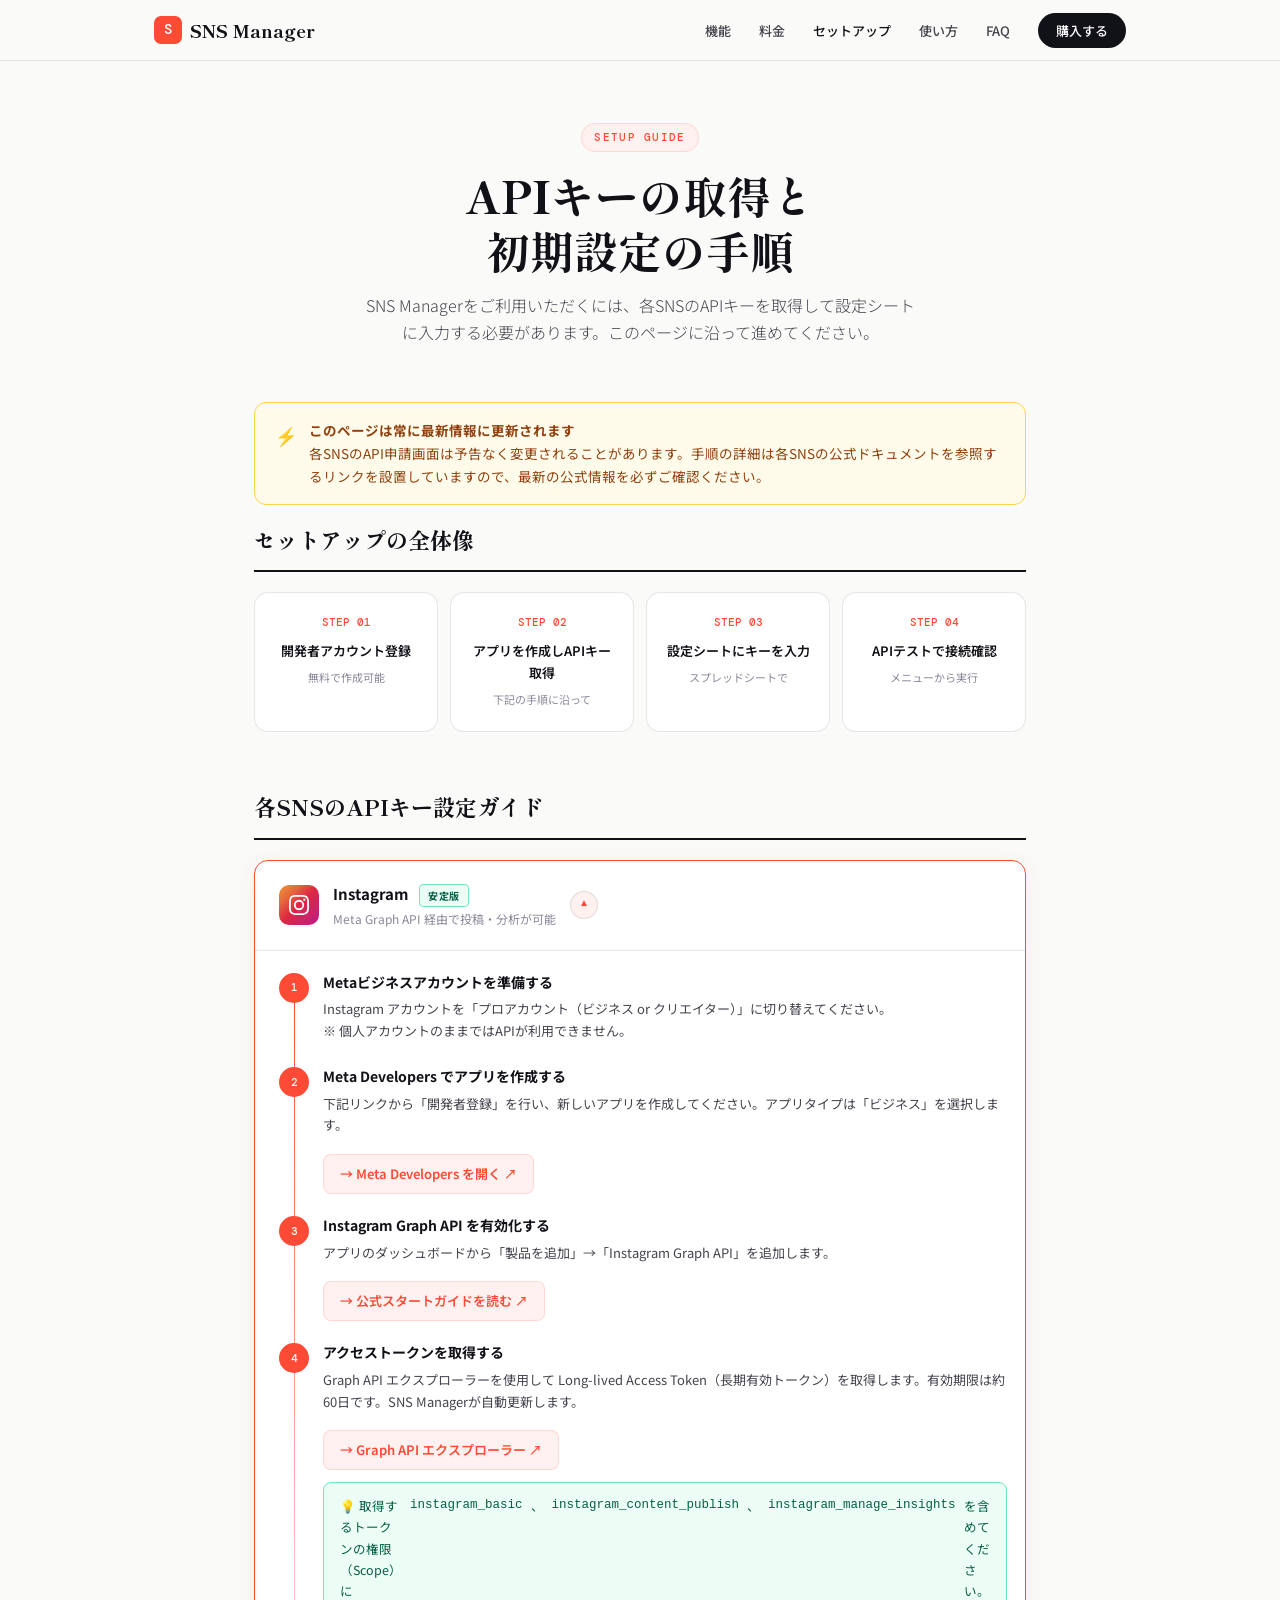
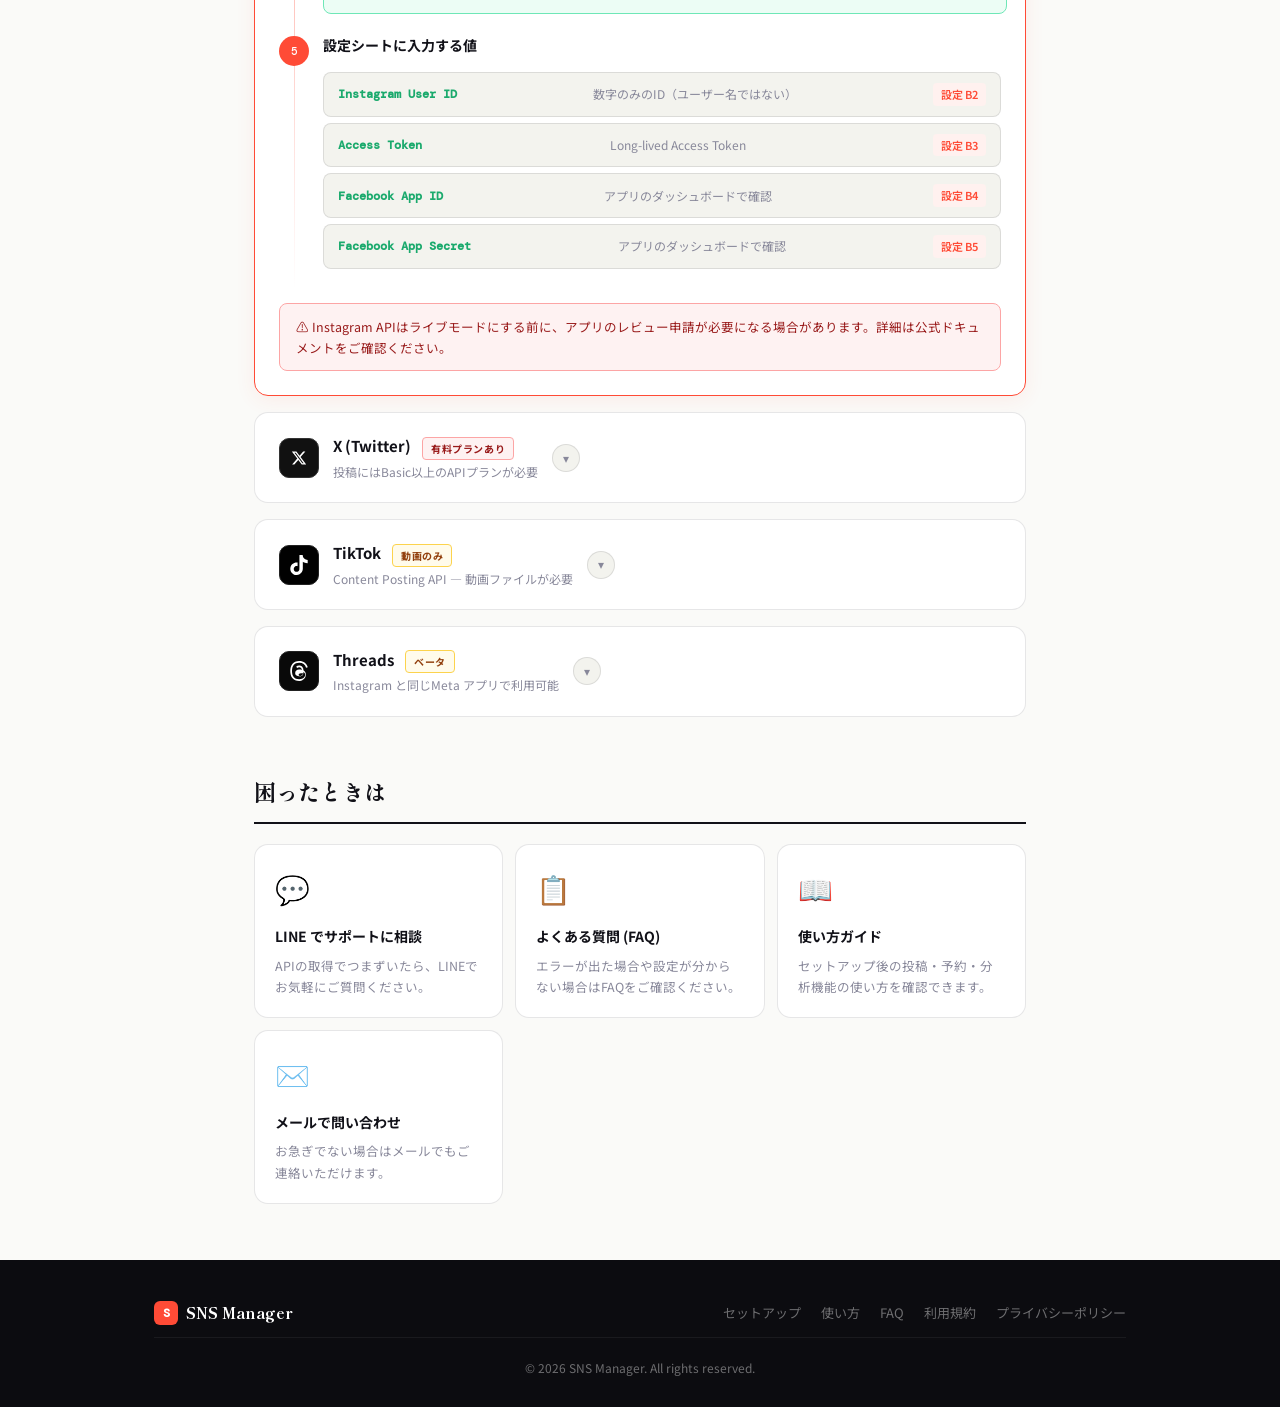
<file: setup-guide.html>
<!DOCTYPE html>
<html lang="ja">
<head>
<meta charset="UTF-8">
<meta name="viewport" content="width=device-width, initial-scale=1.0">
<title>セットアップガイド — SNS Manager</title>
<meta name="description" content="SNS ManagerのAPIキー取得・初期設定の手順を解説。Instagram・X・TikTok・Threadsの設定ガイド。">
<link rel="preconnect" href="https://fonts.googleapis.com">
<link href="https://fonts.googleapis.com/css2?family=Shippori+Mincho+B1:wght@400;700;800&family=Noto+Sans+JP:wght@300;400;500;700&family=DM+Mono:wght@400;500&display=swap" rel="stylesheet">
<link rel="stylesheet" href="shared.css">
<style>
/* ── hero ── */
.container{max-width:900px;margin:0 auto;padding:0 5%;}
.page-hero{padding:60px 0 40px;text-align:center;}
.page-hero h1{font-family:var(--serif);font-size:clamp(28px,4vw,44px);font-weight:800;line-height:1.25;margin-bottom:14px;}
.page-hero p{font-size:16px;color:var(--ink-mid);font-weight:300;max-width:560px;margin:0 auto;}

/* ── flow steps ── */
.flow{display:grid;grid-template-columns:repeat(4,1fr);gap:12px;margin-bottom:56px;}
.flow-step{background:#fff;border:1.5px solid var(--border);border-radius:14px;padding:20px 16px;text-align:center;transition:all .2s;}
.flow-step:hover{box-shadow:var(--shadow-sm);transform:translateY(-2px);}
.flow-num{font-family:var(--mono);font-size:11px;color:var(--accent);font-weight:500;margin-bottom:8px;display:block;}
.flow-step p{font-size:13px;color:var(--ink);font-weight:600;margin:0;}
.flow-step small{font-size:11px;color:var(--ink-soft);}

/* ── section ── */
.doc-section{margin-bottom:56px;scroll-margin-top:84px;}
.doc-section h2{font-family:var(--serif);font-size:22px;font-weight:800;margin-bottom:20px;padding-bottom:12px;border-bottom:2px solid var(--ink);display:flex;align-items:center;gap:10px;}

/* ── sns card ── */
.sns-grid{display:flex;flex-direction:column;gap:16px;}
.sns-card{background:#fff;border:1.5px solid var(--border);border-radius:14px;overflow:hidden;transition:border-color .25s;}
.sns-card:hover{border-color:rgba(17,17,24,.2);}
.sns-card.open{border-color:var(--accent);box-shadow:0 4px 20px rgba(255,75,54,.08);}
.sns-header{display:flex;align-items:center;gap:14px;padding:20px 24px;cursor:pointer;user-select:none;}
.sns-icon{width:40px;height:40px;border-radius:10px;display:flex;align-items:center;justify-content:center;font-size:20px;flex-shrink:0;}
.sns-icon.ig{background:linear-gradient(135deg,#f09433 0%,#e6683c 25%,#dc2743 50%,#cc2366 75%,#bc1888 100%);}
.sns-icon.x{background:#111;border:1px solid #333;}
.sns-icon.tt{background:#010101;border:1px solid #222;}
.sns-icon.th{background:#090909;border:1px solid #222;}
.sns-title{font-size:15px;font-weight:700;flex:1;}
.sns-subtitle{font-size:12px;color:var(--ink-soft);font-weight:400;margin-top:2px;}
.sns-toggle{width:28px;height:28px;border-radius:50%;background:var(--paper2);border:1px solid var(--border);display:flex;align-items:center;justify-content:center;font-size:12px;color:var(--ink-soft);transition:all .2s;flex-shrink:0;}
.sns-card.open .sns-toggle{transform:rotate(180deg);background:var(--accent-bg);color:var(--accent);}
.sns-body{display:none;padding:0 24px 24px;border-top:1px solid var(--border);}
.sns-card.open .sns-body{display:block;}

/* ── steps ── */
.steps{padding-top:20px;display:flex;flex-direction:column;gap:0;position:relative;}
.steps::before{content:'';position:absolute;left:15px;top:32px;bottom:0;width:1px;background:linear-gradient(to bottom,var(--accent),transparent);}
.step{display:flex;gap:14px;padding-bottom:20px;position:relative;z-index:1;}
.step-num{width:30px;height:30px;border-radius:50%;background:var(--accent);color:#fff;display:flex;align-items:center;justify-content:center;font-family:var(--mono);font-size:11px;font-weight:500;flex-shrink:0;margin-top:2px;}
.step-content{flex:1;}
.step-content h4{font-size:14px;font-weight:700;color:var(--ink);margin-bottom:4px;}
.step-content p{font-size:13px;color:var(--ink-mid);line-height:1.65;margin:0 0 4px;}

/* ── keys list ── */
.keys-list{margin-top:14px;display:flex;flex-direction:column;gap:6px;}
.key-item{background:var(--paper2);border:1px solid var(--border);border-radius:8px;padding:10px 14px;display:flex;align-items:center;justify-content:space-between;gap:12px;}
.key-name{font-family:var(--mono);font-size:12px;color:var(--green);font-weight:600;}
.key-desc{font-size:12px;color:var(--ink-soft);}
.key-sheet{font-size:11px;background:var(--accent-bg);color:var(--accent);padding:2px 8px;border-radius:4px;font-weight:600;white-space:nowrap;}

/* ── docs link ── */
.docs-link{display:inline-flex;align-items:center;gap:7px;margin-top:14px;font-size:13px;font-weight:600;color:var(--accent);text-decoration:none;background:var(--accent-bg);border:1px solid rgba(255,75,54,.15);padding:8px 16px;border-radius:8px;transition:all .2s;}
.docs-link:hover{background:rgba(255,75,54,.12);border-color:rgba(255,75,54,.3);transform:translateX(2px);}

/* ── caution / tip ── */
.caution{margin-top:14px;background:#fef2f2;border:1.5px solid #fca5a5;border-radius:8px;padding:12px 16px;font-size:12.5px;color:#991b1b;display:flex;gap:8px;}
.tip-box{margin-top:12px;background:#ecfdf5;border:1.5px solid #6ee7b7;border-radius:8px;padding:12px 16px;font-size:12.5px;color:#065f46;display:flex;gap:8px;}

/* ── tag ── */
.tag{display:inline-block;font-size:10px;font-weight:700;letter-spacing:.06em;text-transform:uppercase;padding:2px 8px;border-radius:4px;margin-left:8px;vertical-align:middle;}
.tag-stable{background:#ecfdf5;color:#065f46;border:1px solid #6ee7b7;}
.tag-paid{background:#fef2f2;color:#991b1b;border:1px solid #fca5a5;}
.tag-beta{background:#fffbeb;color:#92400e;border:1px solid #fcd34d;}

/* ── help grid ── */
.help-grid{display:grid;grid-template-columns:repeat(auto-fit,minmax(220px,1fr));gap:12px;margin-top:20px;}
.help-card{background:#fff;border:1.5px solid var(--border);border-radius:14px;padding:20px;text-decoration:none;color:var(--ink);transition:all .25s;display:block;}
.help-card:hover{border-color:var(--accent);box-shadow:var(--shadow-sm);transform:translateY(-2px);}
.help-card-icon{font-size:28px;margin-bottom:12px;display:block;}
.help-card h3{font-size:14px;font-weight:700;margin-bottom:6px;}
.help-card p{font-size:12.5px;color:var(--ink-soft);margin:0;}

/* ── responsive ── */
@media(max-width:768px){
  .flow{grid-template-columns:repeat(2,1fr);}
  .key-item{flex-direction:column;align-items:flex-start;}
}
</style>
</head>
<body>
<div id="site-header"></div>

<div class="container">

  <div class="page-hero reveal">
    <div class="label">Setup Guide</div>
    <h1>APIキーの取得と<br>初期設定の手順</h1>
    <p>SNS Managerをご利用いただくには、各SNSのAPIキーを取得して設定シートに入力する必要があります。このページに沿って進めてください。</p>
  </div>

  <div class="info-box warn reveal">
    <span class="info-icon">⚡</span>
    <div><strong>このページは常に最新情報に更新されます</strong><br>各SNSのAPI申請画面は予告なく変更されることがあります。手順の詳細は各SNSの公式ドキュメントを参照するリンクを設置していますので、最新の公式情報を必ずご確認ください。</div>
  </div>

  <!-- ── セットアップの全体像 ── -->
  <section class="doc-section reveal" id="overview">
    <h2>セットアップの全体像</h2>
    <div class="flow">
      <div class="flow-step">
        <span class="flow-num">STEP 01</span>
        <p>開発者アカウント登録</p>
        <small>無料で作成可能</small>
      </div>
      <div class="flow-step">
        <span class="flow-num">STEP 02</span>
        <p>アプリを作成しAPIキー取得</p>
        <small>下記の手順に沿って</small>
      </div>
      <div class="flow-step">
        <span class="flow-num">STEP 03</span>
        <p>設定シートにキーを入力</p>
        <small>スプレッドシートで</small>
      </div>
      <div class="flow-step">
        <span class="flow-num">STEP 04</span>
        <p>APIテストで接続確認</p>
        <small>メニューから実行</small>
      </div>
    </div>
  </section>

  <!-- ── 各SNS設定 ── -->
  <section class="doc-section reveal" id="sns-setup">
    <h2>各SNSのAPIキー設定ガイド</h2>
    <div class="sns-grid">

      <!-- =============== INSTAGRAM =============== -->
      <div id="instagram" class="sns-card open">
        <div class="sns-header" onclick="toggle(this)">
          <div class="sns-icon ig"><svg viewBox="0 0 24 24" fill="#fff" width="20" height="20"><path d="M12 2.163c3.204 0 3.584.012 4.85.07 3.252.148 4.771 1.691 4.919 4.919.058 1.265.069 1.645.069 4.849 0 3.205-.012 3.584-.069 4.849-.149 3.225-1.664 4.771-4.919 4.919-1.266.058-1.644.07-4.85.07-3.204 0-3.584-.012-4.849-.07-3.26-.149-4.771-1.699-4.919-4.92-.058-1.265-.07-1.644-.07-4.849 0-3.204.013-3.583.07-4.849.149-3.227 1.664-4.771 4.919-4.919 1.266-.057 1.645-.069 4.849-.069zM12 0C8.741 0 8.333.014 7.053.072 2.695.272.273 2.69.073 7.052.014 8.333 0 8.741 0 12c0 3.259.014 3.668.072 4.948.2 4.358 2.618 6.78 6.98 6.98C8.333 23.986 8.741 24 12 24c3.259 0 3.668-.014 4.948-.072 4.354-.2 6.782-2.618 6.979-6.98.059-1.28.073-1.689.073-4.948 0-3.259-.014-3.667-.072-4.947-.196-4.354-2.617-6.78-6.979-6.98C15.668.014 15.259 0 12 0zm0 5.838a6.162 6.162 0 100 12.324 6.162 6.162 0 000-12.324zM12 16a4 4 0 110-8 4 4 0 010 8zm6.406-11.845a1.44 1.44 0 100 2.881 1.44 1.44 0 000-2.881z"/></svg></div>
          <div>
            <div class="sns-title">Instagram <span class="tag tag-stable">安定版</span></div>
            <div class="sns-subtitle">Meta Graph API 経由で投稿・分析が可能</div>
          </div>
          <div class="sns-toggle">▾</div>
        </div>
        <div class="sns-body">
          <div class="steps">
            <div class="step">
              <div class="step-num">1</div>
              <div class="step-content">
                <h4>Metaビジネスアカウントを準備する</h4>
                <p>Instagram アカウントを「プロアカウント（ビジネス or クリエイター）」に切り替えてください。<br>※ 個人アカウントのままではAPIが利用できません。</p>
              </div>
            </div>
            <div class="step">
              <div class="step-num">2</div>
              <div class="step-content">
                <h4>Meta Developers でアプリを作成する</h4>
                <p>下記リンクから「開発者登録」を行い、新しいアプリを作成してください。アプリタイプは「ビジネス」を選択します。</p>
                <a class="docs-link" href="https://developers.facebook.com/apps/" target="_blank" rel="noopener">→ Meta Developers を開く ↗</a>
              </div>
            </div>
            <div class="step">
              <div class="step-num">3</div>
              <div class="step-content">
                <h4>Instagram Graph API を有効化する</h4>
                <p>アプリのダッシュボードから「製品を追加」→「Instagram Graph API」を追加します。</p>
                <a class="docs-link" href="https://developers.facebook.com/docs/instagram-api/getting-started" target="_blank" rel="noopener">→ 公式スタートガイドを読む ↗</a>
              </div>
            </div>
            <div class="step">
              <div class="step-num">4</div>
              <div class="step-content">
                <h4>アクセストークンを取得する</h4>
                <p>Graph API エクスプローラーを使用して Long-lived Access Token（長期有効トークン）を取得します。有効期限は約60日です。SNS Managerが自動更新します。</p>
                <a class="docs-link" href="https://developers.facebook.com/tools/explorer/" target="_blank" rel="noopener">→ Graph API エクスプローラー ↗</a>
                <div class="tip-box">💡 取得するトークンの権限（Scope）に <code>instagram_basic</code>、<code>instagram_content_publish</code>、<code>instagram_manage_insights</code> を含めてください。</div>
              </div>
            </div>
            <div class="step">
              <div class="step-num">5</div>
              <div class="step-content">
                <h4>設定シートに入力する値</h4>
                <div class="keys-list">
                  <div class="key-item"><span class="key-name">Instagram User ID</span><span class="key-desc">数字のみのID（ユーザー名ではない）</span><span class="key-sheet">設定 B2</span></div>
                  <div class="key-item"><span class="key-name">Access Token</span><span class="key-desc">Long-lived Access Token</span><span class="key-sheet">設定 B3</span></div>
                  <div class="key-item"><span class="key-name">Facebook App ID</span><span class="key-desc">アプリのダッシュボードで確認</span><span class="key-sheet">設定 B4</span></div>
                  <div class="key-item"><span class="key-name">Facebook App Secret</span><span class="key-desc">アプリのダッシュボードで確認</span><span class="key-sheet">設定 B5</span></div>
                </div>
              </div>
            </div>
          </div>
          <div class="caution">⚠️ Instagram APIはライブモードにする前に、アプリのレビュー申請が必要になる場合があります。詳細は公式ドキュメントをご確認ください。</div>
        </div>
      </div>

      <!-- =============== X (TWITTER) =============== -->
      <div id="x" class="sns-card">
        <div class="sns-header" onclick="toggle(this)">
          <div class="sns-icon x"><svg viewBox="0 0 24 24" fill="#fff" width="16" height="16"><path d="M18.244 2.25h3.308l-7.227 8.26 8.502 11.24H16.17l-5.214-6.817L4.99 21.75H1.68l7.73-8.835L1.254 2.25H8.08l4.713 6.231zm-1.161 17.52h1.833L7.084 4.126H5.117z"/></svg></div>
          <div>
            <div class="sns-title">X (Twitter) <span class="tag tag-paid">有料プランあり</span></div>
            <div class="sns-subtitle">投稿にはBasic以上のAPIプランが必要</div>
          </div>
          <div class="sns-toggle">▾</div>
        </div>
        <div class="sns-body">
          <div class="caution" style="margin-top:16px;margin-bottom:16px">⚠️ 2023年以降、X(Twitter) APIは有料化されています。投稿（書き込み）機能を使用するには <strong>Basic プラン（月額$100）以上</strong> が必要です。読み取りのみであれば Free プランで可能です。</div>
          <div class="steps">
            <div class="step">
              <div class="step-num">1</div>
              <div class="step-content">
                <h4>X Developer Portal にアクセスする</h4>
                <p>X のアカウントでログインし、Developer Portal から開発者登録を行います。利用目的を英語で入力する必要があります。</p>
                <a class="docs-link" href="https://developer.twitter.com/en/portal/dashboard" target="_blank" rel="noopener">→ X Developer Portal を開く ↗</a>
              </div>
            </div>
            <div class="step">
              <div class="step-num">2</div>
              <div class="step-content">
                <h4>プロジェクトとアプリを作成する</h4>
                <p>「Create Project」からプロジェクトを作成し、その中にアプリを追加します。OAuth 2.0 と OAuth 1.0a の両方を有効にしてください。</p>
              </div>
            </div>
            <div class="step">
              <div class="step-num">3</div>
              <div class="step-content">
                <h4>APIキーとトークンを取得する</h4>
                <p>アプリの「Keys and Tokens」タブから各キーをコピーします。Access Token は「Generate」ボタンで作成できます。</p>
                <a class="docs-link" href="https://developer.twitter.com/en/docs/authentication/oauth-1-0a" target="_blank" rel="noopener">→ 認証ガイドを読む ↗</a>
              </div>
            </div>
            <div class="step">
              <div class="step-num">4</div>
              <div class="step-content">
                <h4>設定シートに入力する値</h4>
                <div class="keys-list">
                  <div class="key-item"><span class="key-name">API Key</span><span class="key-desc">Consumer Key</span><span class="key-sheet">設定 B8</span></div>
                  <div class="key-item"><span class="key-name">API Secret</span><span class="key-desc">Consumer Secret</span><span class="key-sheet">設定 B9</span></div>
                  <div class="key-item"><span class="key-name">Access Token</span><span class="key-desc">自分のアカウントのトークン</span><span class="key-sheet">設定 B10</span></div>
                  <div class="key-item"><span class="key-name">Access Token Secret</span><span class="key-desc">Access Token に対応するSecret</span><span class="key-sheet">設定 B11</span></div>
                  <div class="key-item"><span class="key-name">Bearer Token</span><span class="key-desc">読み取り用トークン</span><span class="key-sheet">設定 B12</span></div>
                </div>
              </div>
            </div>
          </div>
        </div>
      </div>

      <!-- =============== TIKTOK =============== -->
      <div id="tiktok" class="sns-card">
        <div class="sns-header" onclick="toggle(this)">
          <div class="sns-icon tt"><svg viewBox="0 0 24 24" fill="#fff" width="20" height="20"><path d="M12.525.02c1.31-.02 2.61-.01 3.91-.02.08 1.53.63 3.09 1.75 4.17 1.12 1.11 2.7 1.62 4.24 1.79v4.03c-1.44-.05-2.89-.35-4.2-.97-.57-.26-1.1-.59-1.62-.93-.01 2.92.01 5.84-.02 8.75-.08 1.4-.54 2.79-1.35 3.94-1.31 1.92-3.58 3.17-5.91 3.21-1.43.08-2.86-.31-4.08-1.03-2.02-1.19-3.44-3.37-3.65-5.71-.02-.5-.03-1-.01-1.49.18-1.9 1.12-3.72 2.58-4.96 1.66-1.44 3.98-2.13 6.15-1.72.02 1.48-.04 2.96-.04 4.44-.99-.32-2.15-.23-3.02.37-.63.41-1.11 1.04-1.36 1.75-.21.51-.15 1.07-.14 1.61.24 1.64 1.82 3.02 3.5 2.87 1.12-.01 2.19-.66 2.77-1.61.19-.33.4-.67.41-1.06.1-1.79.06-3.57.07-5.36.01-4.03-.01-8.05.02-12.07z"/></svg></div>
          <div>
            <div class="sns-title">TikTok <span class="tag tag-beta">動画のみ</span></div>
            <div class="sns-subtitle">Content Posting API — 動画ファイルが必要</div>
          </div>
          <div class="sns-toggle">▾</div>
        </div>
        <div class="sns-body">
          <div class="caution" style="margin-top:16px;margin-bottom:16px">⚠️ TikTok API では<strong>動画ファイルのみ</strong>投稿可能です。画像の投稿には対応していません。Google Drive に動画をアップロードしてご利用ください。</div>
          <div class="steps">
            <div class="step">
              <div class="step-num">1</div>
              <div class="step-content">
                <h4>TikTok for Developers に登録する</h4>
                <p>TikTok アカウントで開発者登録を行います。ビジネスアカウントの利用を推奨します。</p>
                <a class="docs-link" href="https://developers.tiktok.com/" target="_blank" rel="noopener">→ TikTok for Developers ↗</a>
              </div>
            </div>
            <div class="step">
              <div class="step-num">2</div>
              <div class="step-content">
                <h4>アプリを作成し Content Posting API を申請する</h4>
                <p>「My Apps」から新規アプリを作成し、「Content Posting API」の利用申請を行います。審査には数日かかる場合があります。</p>
                <a class="docs-link" href="https://developers.tiktok.com/doc/content-posting-api-get-started" target="_blank" rel="noopener">→ Content Posting API ドキュメント ↗</a>
              </div>
            </div>
            <div class="step">
              <div class="step-num">3</div>
              <div class="step-content">
                <h4>設定シートに Client Key / Client Secret を入力する</h4>
                <div class="keys-list">
                  <div class="key-item"><span class="key-name">Client Key</span><span class="key-desc">アプリのClient Key</span><span class="key-sheet">設定 B15</span></div>
                  <div class="key-item"><span class="key-name">Client Secret</span><span class="key-desc">アプリのClient Secret</span><span class="key-sheet">設定 B16</span></div>
                </div>
              </div>
            </div>
            <div class="step">
              <div class="step-num">4</div>
              <div class="step-content">
                <h4>OAuth認証でアクセストークンを取得する</h4>
                <p>SNS Managerには TikTok OAuth認証の組み込みフローが用意されています。手動でトークンを取得する必要はありません。</p>
                <p>メニュー「📱 SNS Manager」→「🎵 TikTok認証」→「<strong>OAuth認証を開始</strong>」を選択すると、認証ダイアログが表示されます。</p>
                <ol style="margin:8px 0;padding-left:20px;line-height:1.8;font-size:13px;color:var(--ink-mid);">
                  <li>ダイアログに表示される認証URLをクリックしてTikTokにログイン</li>
                  <li>アプリを許可すると、リダイレクト先のURLに認証コードが含まれます</li>
                  <li>URLの <code style="font-family:var(--mono);background:var(--paper2);padding:2px 6px;border-radius:4px;">code=</code> パラメータの値をダイアログに貼り付けて送信</li>
                </ol>
                <p>認証が完了すると、Access Token（B17）と Refresh Token（B18）が自動的に設定シートに保存されます。トークンの自動更新トリガーも設定されるため、手動で更新する必要はありません。</p>
                <div class="keys-list">
                  <div class="key-item"><span class="key-name">Access Token</span><span class="key-desc">OAuth認証で自動設定</span><span class="key-sheet">設定 B17</span></div>
                  <div class="key-item"><span class="key-name">Refresh Token</span><span class="key-desc">OAuth認証で自動設定</span><span class="key-sheet">設定 B18</span></div>
                </div>
              </div>
            </div>
          </div>
        </div>
      </div>

      <!-- =============== THREADS =============== -->
      <div id="threads" class="sns-card">
        <div class="sns-header" onclick="toggle(this)">
          <div class="sns-icon th"><svg viewBox="0 0 24 24" fill="#fff" width="20" height="20"><path d="M12.186 24h-.007c-3.581-.024-6.334-1.205-8.184-3.509C2.35 18.44 1.5 15.586 1.472 12.01v-.017c.03-3.579.879-6.43 2.525-8.482C5.845 1.205 8.6.024 12.18 0h.014c2.746.02 5.043.725 6.826 2.098 1.677 1.29 2.858 3.13 3.509 5.467l-2.04.569c-1.104-3.96-3.898-5.984-8.304-6.015-2.91.022-5.11.936-6.54 2.717C4.307 6.504 3.616 8.914 3.589 12c.027 3.086.718 5.496 2.057 7.164 1.43 1.783 3.631 2.698 6.54 2.717 2.623-.02 4.358-.631 5.8-2.045 1.647-1.613 1.618-3.593 1.09-4.798-.31-.71-.873-1.3-1.634-1.75-.192 1.352-.622 2.446-1.284 3.272-.886 1.102-2.14 1.704-3.73 1.79-1.202.065-2.361-.218-3.259-.801-1.063-.689-1.685-1.74-1.752-2.96-.065-1.17.408-2.254 1.332-3.052.85-.734 2.032-1.166 3.42-1.248 1.177-.07 2.262.058 3.233.38-.07-.846-.319-1.53-.744-2.033-.538-.636-1.397-.975-2.484-1.015h-.028c-.89.022-1.638.283-2.225.774l-1.378-1.55c.937-.833 2.13-1.29 3.548-1.347h.063c1.696.053 3.01.611 3.907 1.66.782.916 1.206 2.126 1.262 3.597l.009.321c.758.458 1.39 1.053 1.876 1.767.69 1.016 1.035 2.24 1.006 3.564-.04 1.818-.744 3.512-2.034 4.898-1.725 1.852-4.154 2.834-7.226 2.92zm-.635-7.763c-.04.697.263 1.217.88 1.578.552.322 1.2.437 1.837.405.88-.048 1.565-.378 2.037-1.015.414-.56.69-1.272.83-2.127-.836-.261-1.758-.378-2.737-.347-.927.03-1.667.26-2.153.665-.396.33-.673.808-.694 1.341z"/></svg></div>
          <div>
            <div class="sns-title">Threads <span class="tag tag-beta">ベータ</span></div>
            <div class="sns-subtitle">Instagram と同じMeta アプリで利用可能</div>
          </div>
          <div class="sns-toggle">▾</div>
        </div>
        <div class="sns-body">
          <div class="tip-box" style="margin-top:16px;margin-bottom:16px">💡 Threads API は Instagram の Meta アプリに追加する形で利用できます。Instagram の設定が完了していれば、追加作業は最小限です。</div>
          <div class="steps">
            <div class="step">
              <div class="step-num">1</div>
              <div class="step-content">
                <h4>Instagram の Meta アプリに Threads API を追加する</h4>
                <p>Instagramの設定で作成したMetaアプリのダッシュボードから「製品を追加」→「Threads API」を追加します。</p>
                <a class="docs-link" href="https://developers.facebook.com/docs/threads" target="_blank" rel="noopener">→ Threads API ドキュメント ↗</a>
              </div>
            </div>
            <div class="step">
              <div class="step-num">2</div>
              <div class="step-content">
                <h4>Threads のアクセストークンを取得する</h4>
                <p>Graph API エクスプローラーで <code>threads_basic</code>、<code>threads_content_publish</code>、<code>threads_manage_insights</code> の権限を含むトークンを取得します。</p>
              </div>
            </div>
            <div class="step">
              <div class="step-num">3</div>
              <div class="step-content">
                <h4>設定シートに入力する値</h4>
                <div class="keys-list">
                  <div class="key-item"><span class="key-name">Threads User ID</span><span class="key-desc">Threads のユーザーID（数字）</span><span class="key-sheet">設定 B21</span></div>
                  <div class="key-item"><span class="key-name">Access Token</span><span class="key-desc">Threads用 Access Token</span><span class="key-sheet">設定 B22</span></div>
                </div>
                <div class="caution" style="margin-top:12px">⚠️ Threads APIは現在ベータ版のため、仕様が変更される可能性があります。エラーが発生した場合は公式ドキュメントをご確認ください。</div>
              </div>
            </div>
          </div>
        </div>
      </div>

    </div><!-- /sns-grid -->
  </section>

  <!-- ── 困ったときは ── -->
  <section class="doc-section reveal" id="support">
    <h2>困ったときは</h2>
    <div class="help-grid">
      <a class="help-card" href="#" onclick="return false;">
        <span class="help-card-icon">💬</span>
        <h3>LINE でサポートに相談</h3>
        <p>APIの取得でつまずいたら、LINEでお気軽にご質問ください。</p>
      </a>
      <a class="help-card" href="faq.html">
        <span class="help-card-icon">📋</span>
        <h3>よくある質問 (FAQ)</h3>
        <p>エラーが出た場合や設定が分からない場合はFAQをご確認ください。</p>
      </a>
      <a class="help-card" href="how-to-use.html">
        <span class="help-card-icon">📖</span>
        <h3>使い方ガイド</h3>
        <p>セットアップ後の投稿・予約・分析機能の使い方を確認できます。</p>
      </a>
      <a class="help-card" href="mailto:support@example.com">
        <span class="help-card-icon">✉️</span>
        <h3>メールで問い合わせ</h3>
        <p>お急ぎでない場合はメールでもご連絡いただけます。</p>
      </a>
    </div>
  </section>

</div><!-- /container -->

<div id="site-footer"></div>

<script src="shared.js"></script>
<script>
function toggle(header){
  const card=header.closest('.sns-card');
  card.classList.toggle('open');
}
</script>
</body>
</html>
</file>
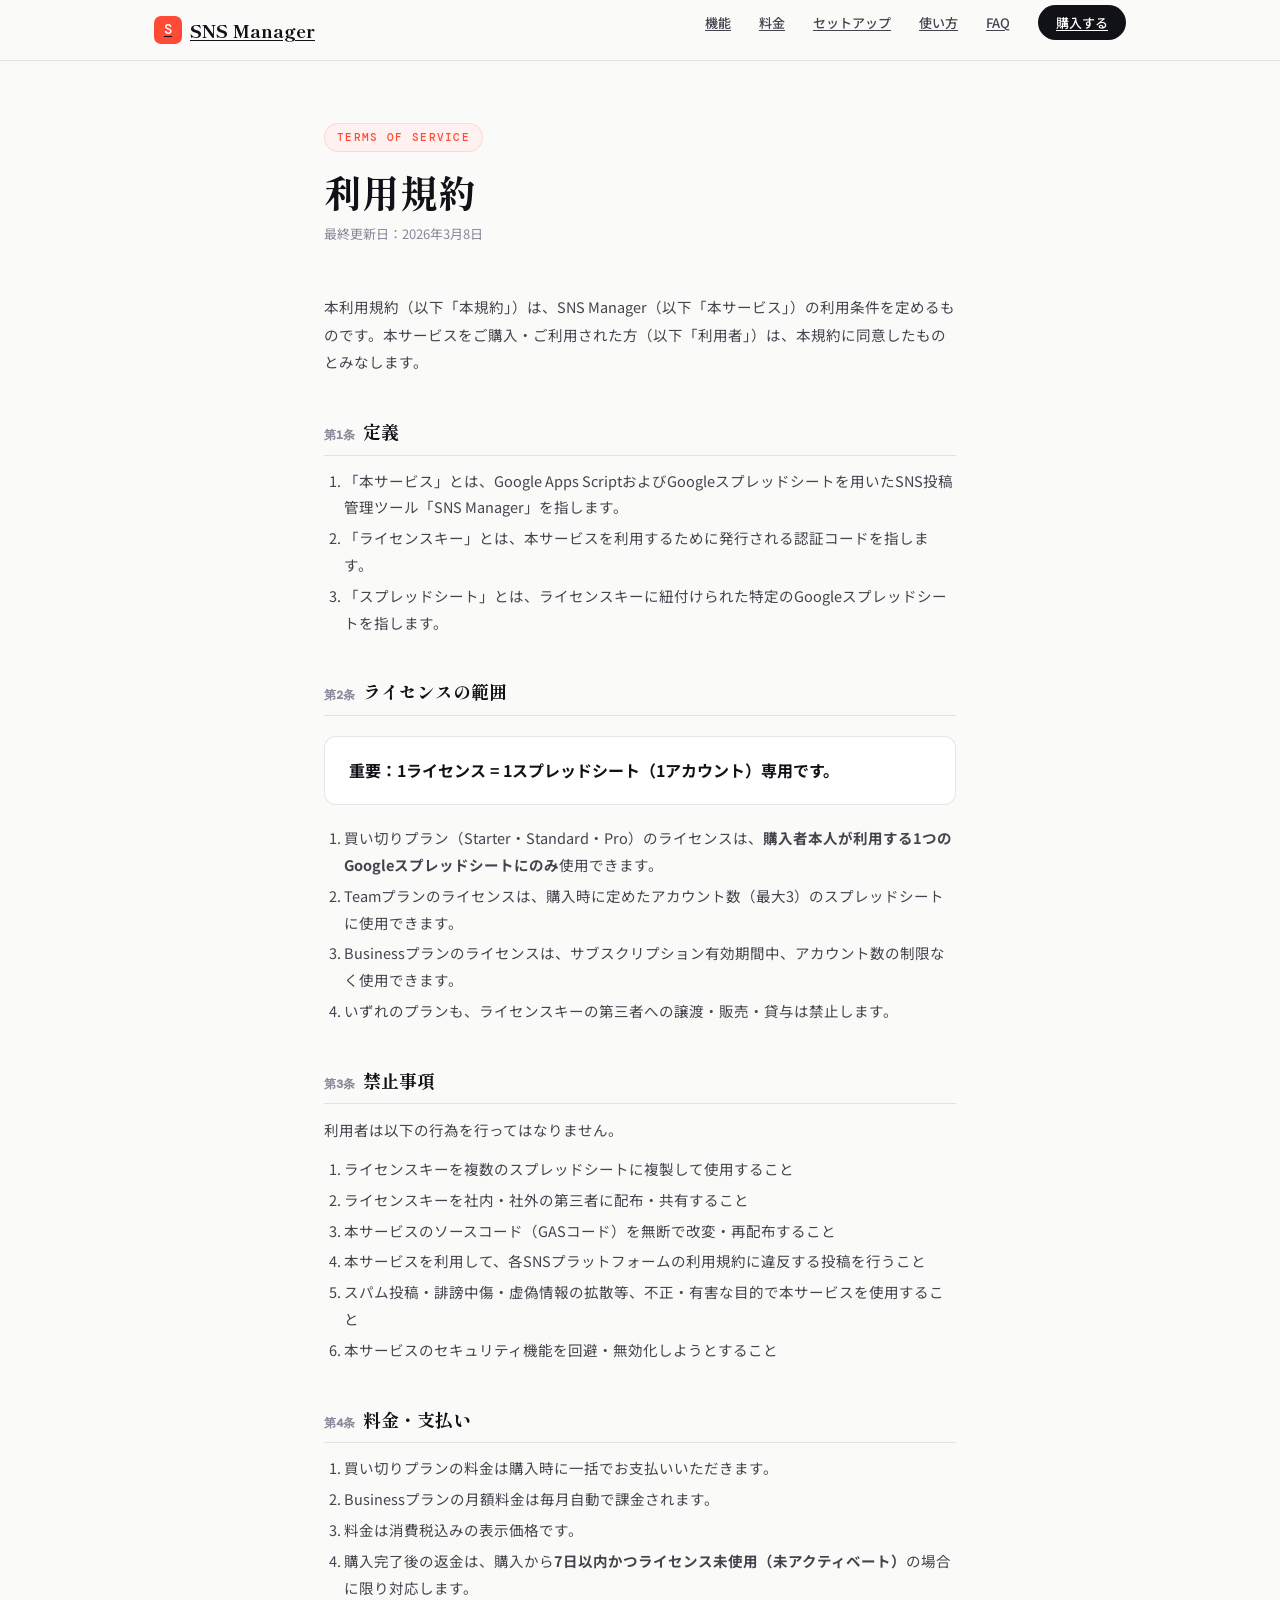
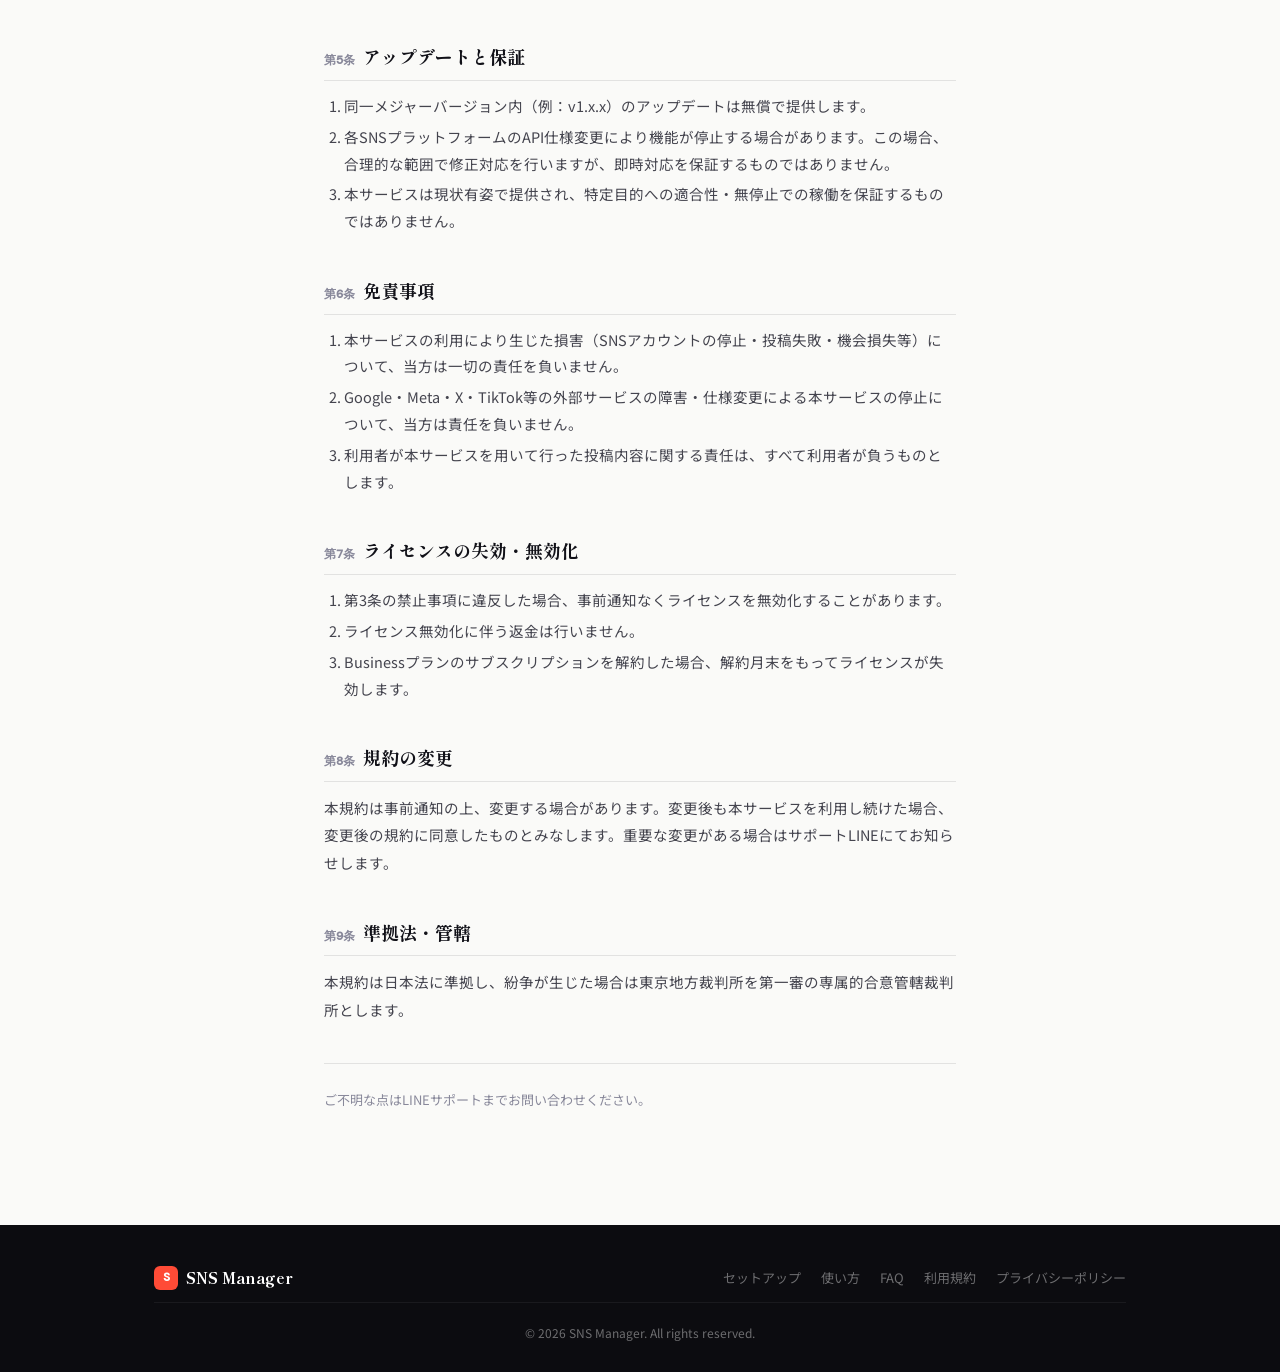
<file: terms.html>
<!DOCTYPE html>
<html lang="ja">
<head>
<meta charset="UTF-8">
<meta name="viewport" content="width=device-width, initial-scale=1.0">
<title>利用規約 — SNS Manager</title>
<link rel="preconnect" href="https://fonts.googleapis.com">
<link href="https://fonts.googleapis.com/css2?family=Shippori+Mincho+B1:wght@400;700;800&family=Noto+Sans+JP:wght@300;400;500;700&family=DM+Mono:wght@400;500&display=swap" rel="stylesheet">
<link rel="stylesheet" href="shared.css">
<style>
a{color:var(--accent);text-decoration:underline;text-underline-offset:2px;}
.main{max-width:760px;margin:0 auto;padding:60px 5% 100px;}
h1{font-family:var(--serif);font-size:clamp(26px,3vw,38px);font-weight:800;line-height:1.25;margin-bottom:8px;}
.meta{font-size:13px;color:var(--ink-soft);margin-bottom:48px;}
h2{font-family:var(--serif);font-size:18px;font-weight:800;margin:40px 0 12px;padding-bottom:8px;border-bottom:1.5px solid var(--border);}
h2 .article-num{font-family:var(--mono);font-size:12px;color:var(--ink-soft);margin-right:8px;}
p{font-size:14.5px;color:var(--ink-mid);line-height:1.9;margin-bottom:12px;}
ol,ul{padding-left:20px;margin-bottom:12px;}
li{font-size:14.5px;color:var(--ink-mid);line-height:1.85;margin-bottom:4px;}
.highlight-box{background:#fff;border:1.5px solid var(--border);border-radius:12px;padding:20px 24px;margin:20px 0;}
.highlight-box strong{color:var(--ink);}
</style>
</head>
<body>
<div id="site-header"></div>

<main class="main">
  <div class="label">Terms of Service</div>
  <h1>利用規約</h1>
  <div class="meta">最終更新日：2026年3月8日</div>

  <p>本利用規約（以下「本規約」）は、SNS Manager（以下「本サービス」）の利用条件を定めるものです。本サービスをご購入・ご利用された方（以下「利用者」）は、本規約に同意したものとみなします。</p>

  <h2><span class="article-num">第1条</span>定義</h2>
  <ol>
    <li>「本サービス」とは、Google Apps ScriptおよびGoogleスプレッドシートを用いたSNS投稿管理ツール「SNS Manager」を指します。</li>
    <li>「ライセンスキー」とは、本サービスを利用するために発行される認証コードを指します。</li>
    <li>「スプレッドシート」とは、ライセンスキーに紐付けられた特定のGoogleスプレッドシートを指します。</li>
  </ol>

  <h2><span class="article-num">第2条</span>ライセンスの範囲</h2>
  <div class="highlight-box">
    <strong>重要：1ライセンス = 1スプレッドシート（1アカウント）専用です。</strong>
  </div>
  <ol>
    <li>買い切りプラン（Starter・Standard・Pro）のライセンスは、<strong>購入者本人が利用する1つのGoogleスプレッドシートにのみ</strong>使用できます。</li>
    <li>Teamプランのライセンスは、購入時に定めたアカウント数（最大3）のスプレッドシートに使用できます。</li>
    <li>Businessプランのライセンスは、サブスクリプション有効期間中、アカウント数の制限なく使用できます。</li>
    <li>いずれのプランも、ライセンスキーの第三者への譲渡・販売・貸与は禁止します。</li>
  </ol>

  <h2><span class="article-num">第3条</span>禁止事項</h2>
  <p>利用者は以下の行為を行ってはなりません。</p>
  <ol>
    <li>ライセンスキーを複数のスプレッドシートに複製して使用すること</li>
    <li>ライセンスキーを社内・社外の第三者に配布・共有すること</li>
    <li>本サービスのソースコード（GASコード）を無断で改変・再配布すること</li>
    <li>本サービスを利用して、各SNSプラットフォームの利用規約に違反する投稿を行うこと</li>
    <li>スパム投稿・誹謗中傷・虚偽情報の拡散等、不正・有害な目的で本サービスを使用すること</li>
    <li>本サービスのセキュリティ機能を回避・無効化しようとすること</li>
  </ol>

  <h2><span class="article-num">第4条</span>料金・支払い</h2>
  <ol>
    <li>買い切りプランの料金は購入時に一括でお支払いいただきます。</li>
    <li>Businessプランの月額料金は毎月自動で課金されます。</li>
    <li>料金は消費税込みの表示価格です。</li>
    <li>購入完了後の返金は、購入から<strong>7日以内かつライセンス未使用（未アクティベート）</strong>の場合に限り対応します。</li>
  </ol>

  <h2><span class="article-num">第5条</span>アップデートと保証</h2>
  <ol>
    <li>同一メジャーバージョン内（例：v1.x.x）のアップデートは無償で提供します。</li>
    <li>各SNSプラットフォームのAPI仕様変更により機能が停止する場合があります。この場合、合理的な範囲で修正対応を行いますが、即時対応を保証するものではありません。</li>
    <li>本サービスは現状有姿で提供され、特定目的への適合性・無停止での稼働を保証するものではありません。</li>
  </ol>

  <h2><span class="article-num">第6条</span>免責事項</h2>
  <ol>
    <li>本サービスの利用により生じた損害（SNSアカウントの停止・投稿失敗・機会損失等）について、当方は一切の責任を負いません。</li>
    <li>Google・Meta・X・TikTok等の外部サービスの障害・仕様変更による本サービスの停止について、当方は責任を負いません。</li>
    <li>利用者が本サービスを用いて行った投稿内容に関する責任は、すべて利用者が負うものとします。</li>
  </ol>

  <h2><span class="article-num">第7条</span>ライセンスの失効・無効化</h2>
  <ol>
    <li>第3条の禁止事項に違反した場合、事前通知なくライセンスを無効化することがあります。</li>
    <li>ライセンス無効化に伴う返金は行いません。</li>
    <li>Businessプランのサブスクリプションを解約した場合、解約月末をもってライセンスが失効します。</li>
  </ol>

  <h2><span class="article-num">第8条</span>規約の変更</h2>
  <p>本規約は事前通知の上、変更する場合があります。変更後も本サービスを利用し続けた場合、変更後の規約に同意したものとみなします。重要な変更がある場合はサポートLINEにてお知らせします。</p>

  <h2><span class="article-num">第9条</span>準拠法・管轄</h2>
  <p>本規約は日本法に準拠し、紛争が生じた場合は東京地方裁判所を第一審の専属的合意管轄裁判所とします。</p>

  <p style="margin-top:40px; padding-top:24px; border-top:1px solid var(--border); font-size:13px; color:var(--ink-soft);">ご不明な点はLINEサポートまでお問い合わせください。</p>
</main>

<div id="site-footer"></div>
<script src="shared.js"></script>
</body>
</html>
</file>
<file: shared.css>
/* ============================================================
   SHARED STYLES — SNS Manager Documentation
   全ページ共通のデザイントークン・ヘッダー・フッター・ユーティリティ
   ============================================================ */

/* ── Design Tokens ── */
:root {
  --ink:       #111118;
  --ink-mid:   #44444e;
  --ink-soft:  #88889a;
  --paper:     #fafaf8;
  --paper2:    #f3f3ee;
  --accent:    #ff4b36;
  --accent-d:  #d93220;
  --accent-bg: #fff1ef;
  --green:     #1baa6d;
  --blue:      #3b82f6;
  --border:    rgba(17,17,24,0.1);
  --shadow-sm: 0 2px 12px rgba(17,17,24,0.08);
  --shadow-md: 0 8px 40px rgba(17,17,24,0.12);
  --r:         16px;
  --serif:     'Shippori Mincho B1', serif;
  --sans:      'Noto Sans JP', sans-serif;
  --mono:      'DM Mono', monospace;
}

/* ── Reset & Base ── */
*, *::before, *::after { box-sizing: border-box; margin: 0; padding: 0; }
html { scroll-behavior: smooth; font-size: 16px; }
body {
  font-family: var(--sans);
  background: var(--paper);
  color: var(--ink);
  line-height: 1.7;
  overflow-x: hidden;
}
a { color: inherit; text-decoration: none; }

/* ── Scroll Progress ── */
#progress {
  position: fixed;
  top: 0; left: 0;
  height: 3px;
  background: var(--accent);
  z-index: 300;
  transition: width 0.08s linear;
}

/* ── Header ── */
header {
  position: sticky; top: 0; z-index: 200;
  background: rgba(250,250,248,0.92);
  backdrop-filter: blur(16px);
  border-bottom: 1px solid var(--border);
}
.nav-inner {
  max-width: 1100px; margin: 0 auto;
  padding: 0 5%;
  display: flex; align-items: center; justify-content: space-between;
  height: 60px;
}
.logo {
  font-family: var(--serif);
  font-size: 18px; font-weight: 800;
  color: var(--ink);
  display: flex; align-items: center; gap: 8px;
}
.logo-mark {
  width: 28px; height: 28px;
  background: var(--accent);
  border-radius: 7px;
  display: flex; align-items: center; justify-content: center;
  font-size: 14px; color: #fff;
  font-family: var(--mono);
  font-weight: 500;
}
.nav-links { display: flex; gap: 28px; list-style: none; }
.nav-links a {
  font-size: 13px; color: var(--ink-mid);
  font-weight: 500; transition: color .2s;
}
.nav-links a:hover, .nav-links a.active { color: var(--ink); }
.nav-cta {
  background: var(--ink); color: #fff !important;
  padding: 8px 18px; border-radius: 100px;
  font-size: 13px; font-weight: 700;
  transition: background .2s;
}
.nav-cta:hover { background: var(--accent) !important; }

/* ── Hamburger ── */
.hamburger { display: none; background: none; border: none; cursor: pointer; padding: 4px; }

/* ── Footer ── */
footer {
  background: #0c0c10;
  color: rgba(255,255,255,.4);
  padding: 40px 0 28px;
}
.footer-inner {
  max-width: 1100px; margin: 0 auto; padding: 0 5%;
  display: flex; justify-content: space-between; align-items: center;
  flex-wrap: wrap; gap: 16px;
}
.footer-logo {
  font-family: var(--serif);
  font-size: 15px; font-weight: 800;
  color: #fff;
  display: flex; align-items: center; gap: 8px;
  text-decoration: none;
}
.footer-logo .logo-mark-sm {
  width: 24px; height: 24px;
  background: var(--accent);
  border-radius: 6px;
  display: flex; align-items: center; justify-content: center;
  font-size: 12px; color: #fff;
  font-family: var(--mono);
}
.footer-links { display: flex; gap: 20px; }
.footer-links a {
  font-size: 13px;
  color: rgba(255,255,255,.4);
  text-decoration: none;
  transition: color .2s;
}
.footer-links a:hover { color: rgba(255,255,255,.8); }
.footer-copy {
  font-size: 12px; width: 100%;
  text-align: center; padding-top: 20px;
  border-top: 1px solid rgba(255,255,255,.06);
  margin-top: 12px;
}

/* ── Reveal Animation ── */
.reveal {
  opacity: 0;
  transform: translateY(20px);
  transition: opacity .5s ease, transform .5s ease;
}
.reveal.visible {
  opacity: 1;
  transform: translateY(0);
}

/* ── Common Label ── */
.label {
  display: inline-block;
  font-family: var(--mono);
  font-size: 11px; font-weight: 500;
  letter-spacing: .12em; text-transform: uppercase;
  color: var(--accent);
  background: var(--accent-bg);
  padding: 4px 12px; border-radius: 100px;
  border: 1px solid rgba(255,75,54,.15);
  margin-bottom: 16px;
}

/* ── Common Info Box ── */
.info-box {
  display: flex; gap: 12px;
  padding: 16px 20px; border-radius: 12px;
  margin: 16px 0; font-size: 13.5px; line-height: 1.7;
}
.info-box.warn { background: #fffbeb; border: 1.5px solid #fcd34d; color: #92400e; }
.info-box.tip  { background: #ecfdf5; border: 1.5px solid #6ee7b7; color: #065f46; }
.info-box.note { background: #eff6ff; border: 1.5px solid #93c5fd; color: #1e3a5f; }
.info-icon { font-size: 18px; flex-shrink: 0; margin-top: 1px; }

/* ── Responsive ── */
@media(max-width:768px) {
  .hamburger { display: block; }
  .nav-links {
    display: none !important;
    position: absolute; top: 60px; left: 0; right: 0;
    background: rgba(250,250,248,.98);
    backdrop-filter: blur(16px);
    flex-direction: column;
    padding: 20px 5%; gap: 0;
    border-bottom: 1px solid var(--border);
    box-shadow: 0 8px 40px rgba(17,17,24,0.12);
    z-index: 100; list-style: none;
  }
  .nav-links.open { display: flex !important; }
  .nav-links li {
    padding: 12px 0;
    border-bottom: 1px solid var(--border);
  }
  .nav-links li:last-child { border: none; }
  .nav-cta { display: inline-block; margin-top: 8px; text-align: center; }
  .footer-inner { flex-direction: column; text-align: center; }
  .footer-links { flex-wrap: wrap; justify-content: center; gap: 12px; }
}
</file>
